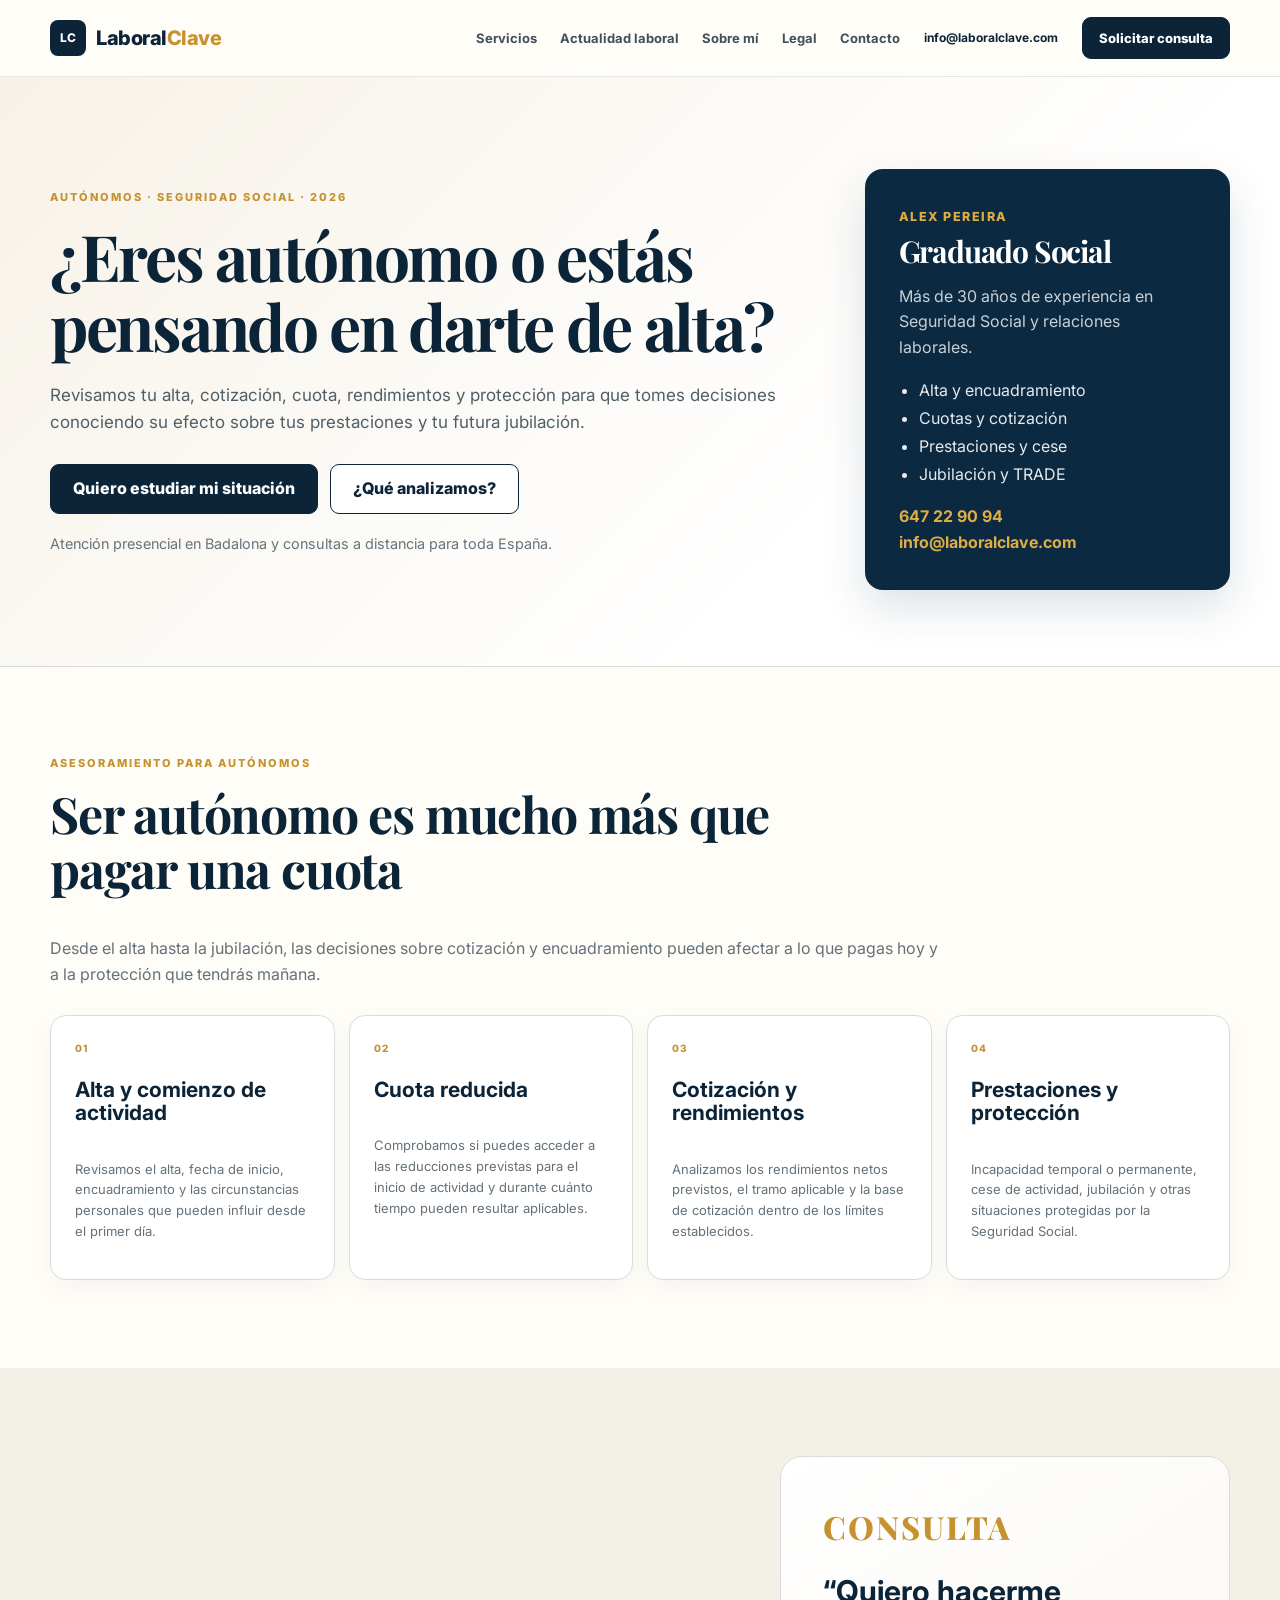
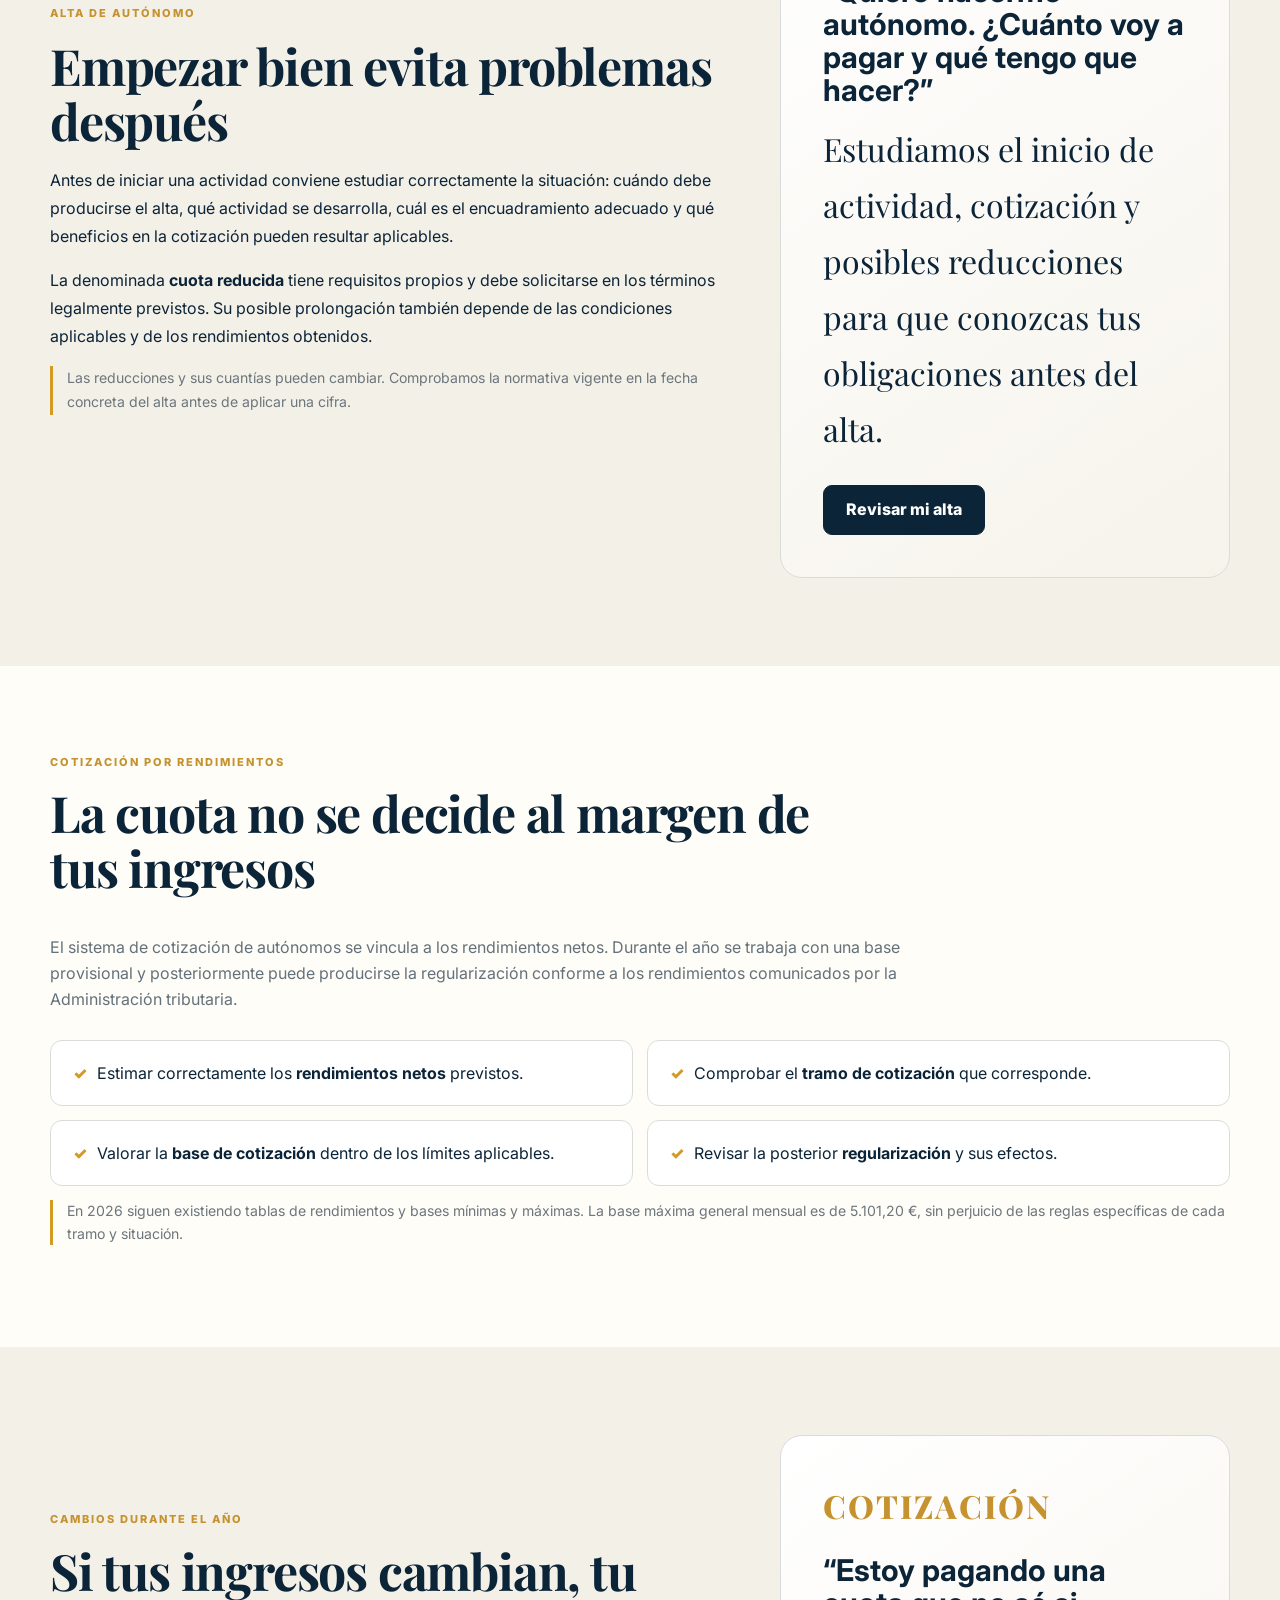
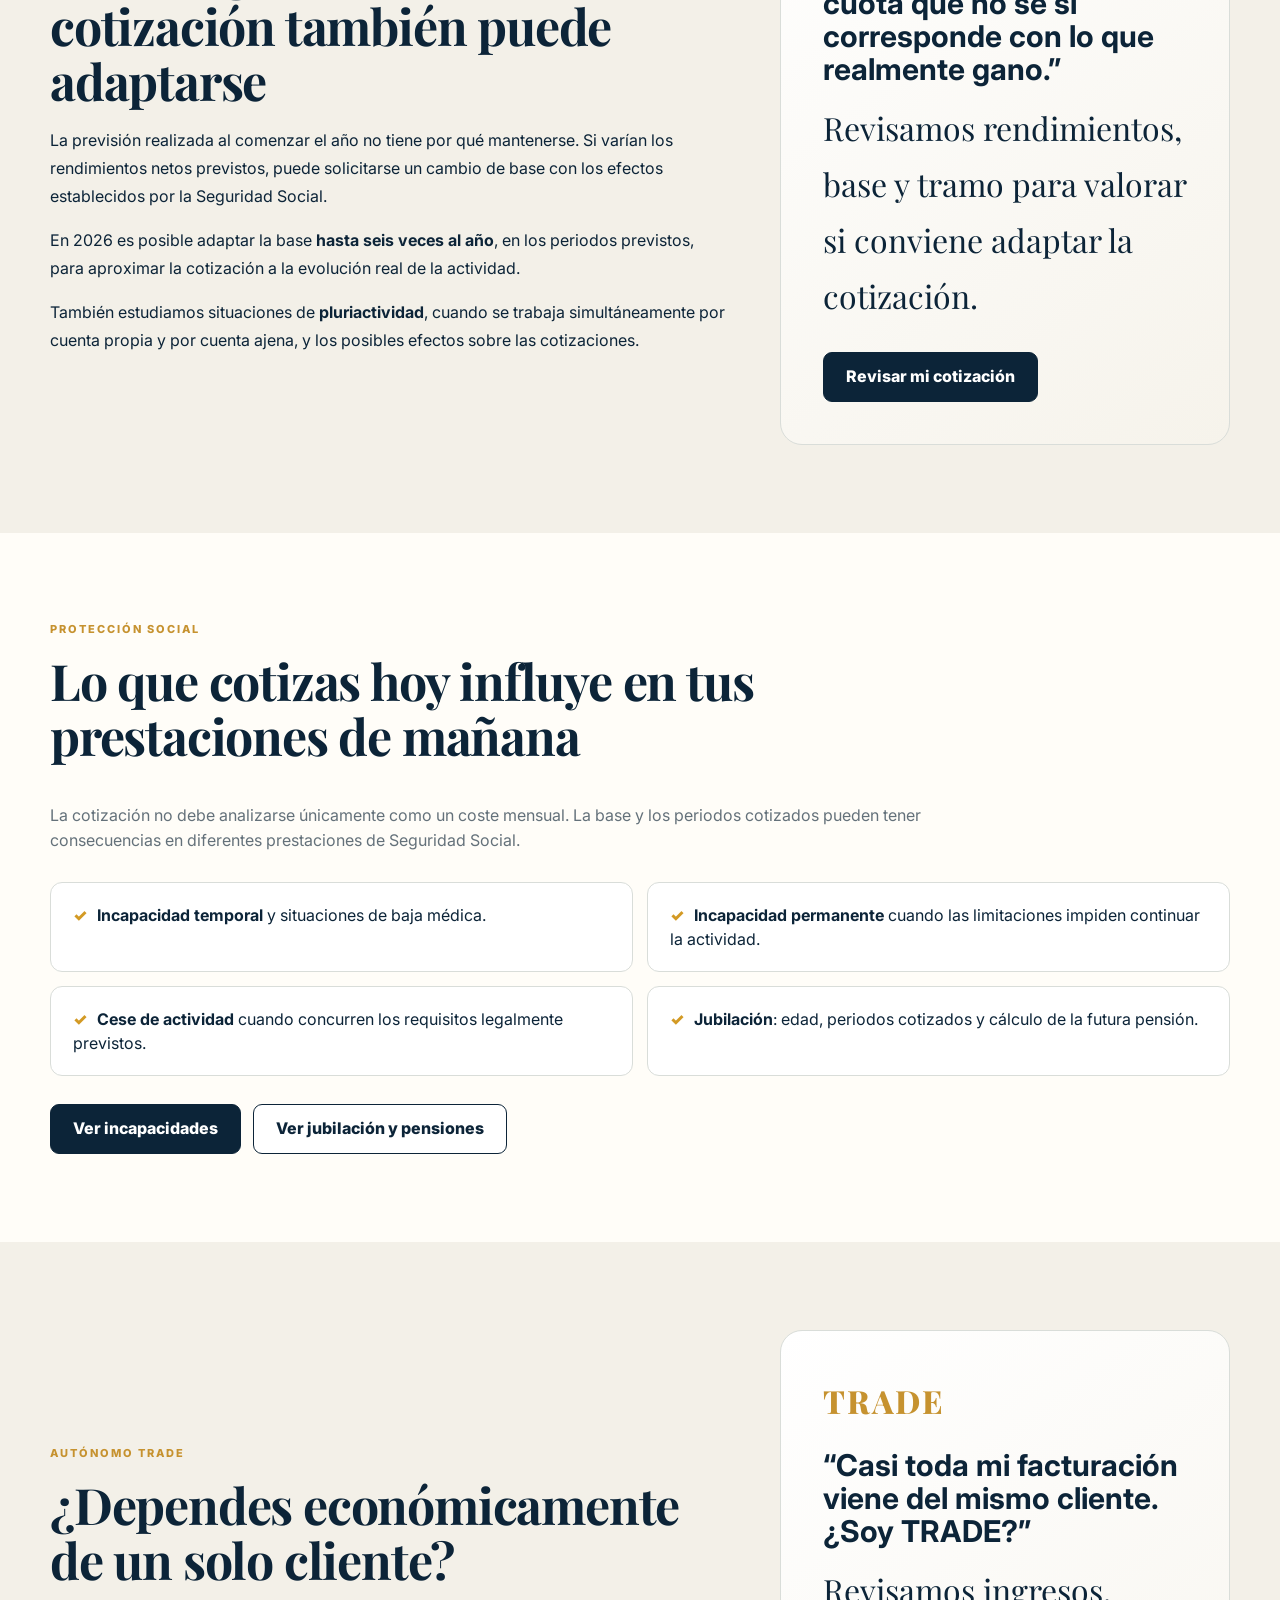
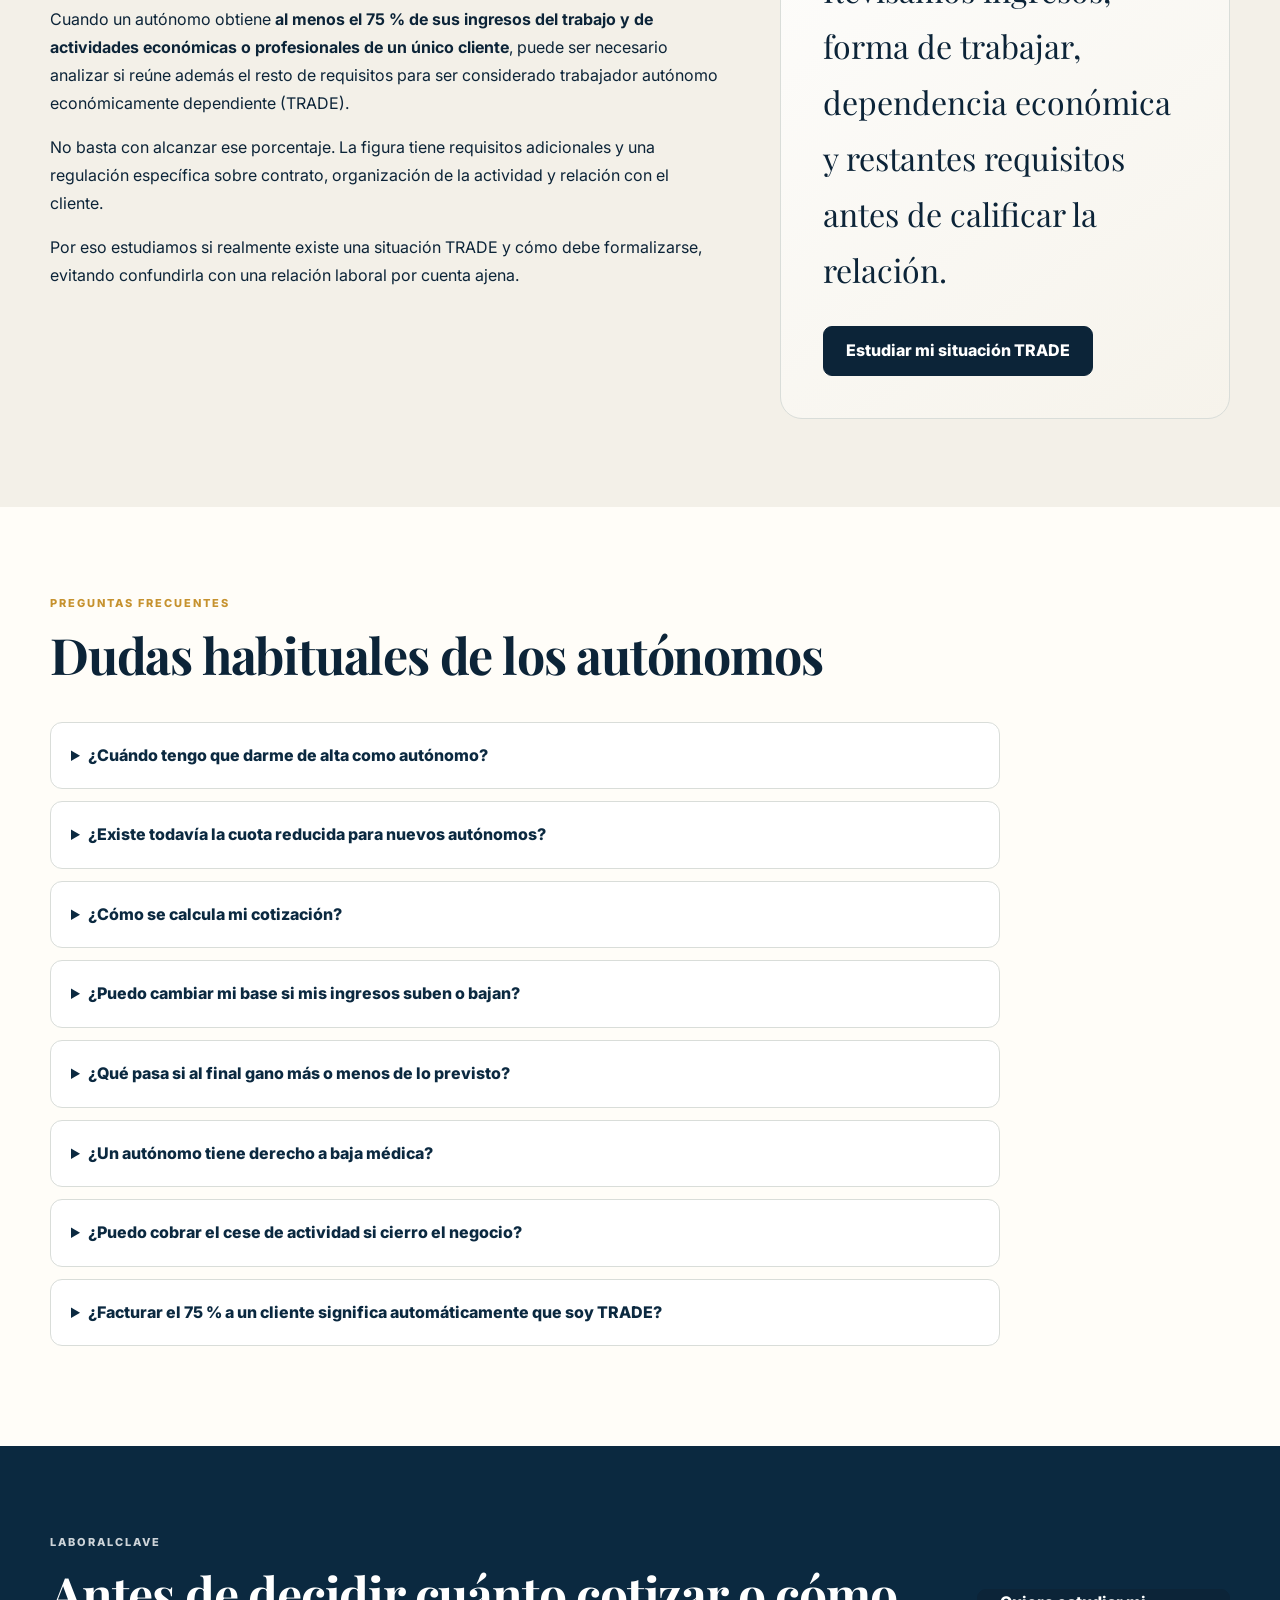
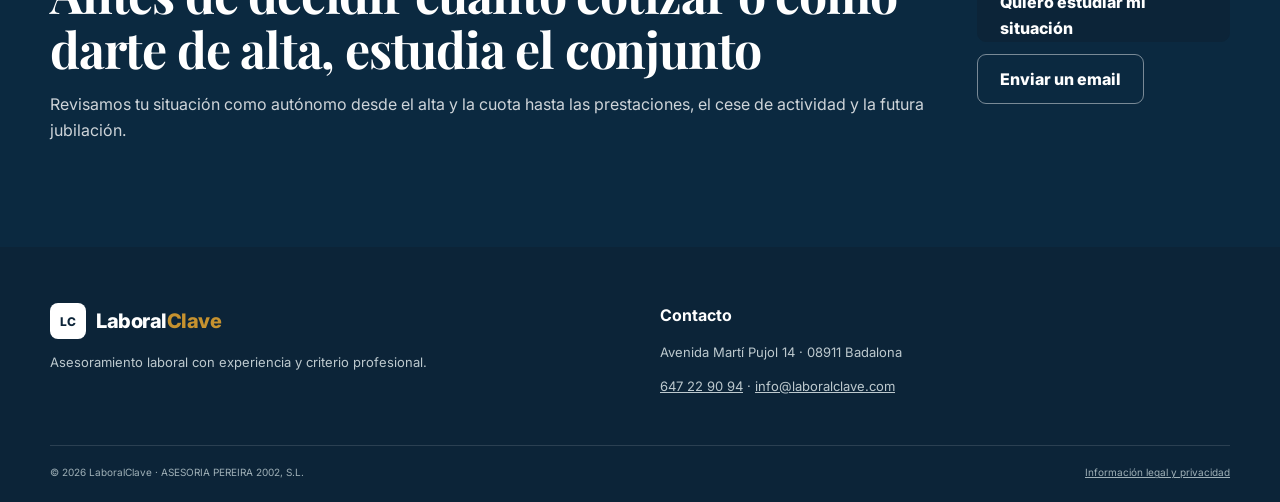
<file: autonomos/index.html>
<!doctype html>
<html lang="es">
<head>
  <meta charset="utf-8"><meta name="viewport" content="width=device-width, initial-scale=1">
  <title>Autónomos 2026: Alta, Cuota, Cotización y Seguridad Social | LaboralClave</title>
  <meta name="description" content="Asesoramiento para autónomos: alta, cuota reducida, cotización por rendimientos, bases, regularización, prestaciones, cese de actividad, jubilación y autónomo TRADE.">
  <meta name="robots" content="index, follow, max-image-preview:large"><link rel="canonical" href="https://www.laboralclave.com/autonomos/">
  <meta property="og:type" content="website"><meta property="og:locale" content="es_ES"><meta property="og:site_name" content="LaboralClave"><meta property="og:title" content="Autónomos 2026: Alta, Cuota, Cotización y Seguridad Social | LaboralClave"><meta property="og:description" content="Revisamos tu alta, cotización, cuota, rendimientos, prestaciones y protección como autónomo."><meta property="og:url" content="https://www.laboralclave.com/autonomos/"><meta name="twitter:card" content="summary_large_image">
  <link rel="preconnect" href="https://fonts.googleapis.com"><link rel="preconnect" href="https://fonts.gstatic.com" crossorigin><link href="https://fonts.googleapis.com/css2?family=Inter:wght@400;500;600;700;800&family=Playfair+Display:wght@700&display=swap" rel="stylesheet"><link rel="stylesheet" href="../styles.css">
  <script type="application/ld+json">{"@context":"https://schema.org","@type":"Service","name":"Asesoramiento laboral y de Seguridad Social para autónomos","provider":{"@type":"Organization","name":"LaboralClave","url":"https://www.laboralclave.com/"},"areaServed":"ES","url":"https://www.laboralclave.com/autonomos/","description":"Asesoramiento para trabajadores autónomos sobre alta, cotización, cuotas, regularización, prestaciones, cese de actividad, jubilación y TRADE."}</script>
</head>
<body>
<header class="site-header"><div class="wrap nav"><a class="brand" href="../" aria-label="LaboralClave, inicio"><span class="brand-mark">LC</span><span>Laboral<span>Clave</span></span></a><button class="menu-toggle" aria-expanded="false" aria-controls="main-nav">Menú</button><nav id="main-nav" class="main-nav" aria-label="Navegación principal"><a href="../#servicios">Servicios</a><a href="../#actualidad">Actualidad laboral</a><a href="../#sobre-mi">Sobre mí</a><a href="../#cumplimiento">Legal</a><a href="../#contacto">Contacto</a></nav><a class="header-email" href="mailto:info@laboralclave.com">info@laboralclave.com</a><a class="btn btn-small desktop-cta" href="../#contacto">Solicitar consulta</a></div></header>
<main>
<section class="service-hero"><div class="wrap service-hero-grid"><div><p class="eyebrow">Autónomos · Seguridad Social · 2026</p><h1>¿Eres autónomo o estás pensando en darte de alta?</h1><p class="hero-lead">Revisamos tu alta, cotización, cuota, rendimientos y protección para que tomes decisiones conociendo su efecto sobre tus prestaciones y tu futura jubilación.</p><div class="hero-actions"><a class="btn" href="../#contacto">Quiero estudiar mi situación</a><a class="btn btn-secondary" href="#analizamos">¿Qué analizamos?</a></div><p class="service-note">Atención presencial en Badalona y consultas a distancia para toda España.</p></div><aside class="service-summary"><span class="service-kicker">Alex Pereira</span><h2>Graduado Social</h2><p>Más de 30 años de experiencia en Seguridad Social y relaciones laborales.</p><ul><li>Alta y encuadramiento</li><li>Cuotas y cotización</li><li>Prestaciones y cese</li><li>Jubilación y TRADE</li></ul><a href="tel:+34647229094">647 22 90 94</a><br><a href="mailto:info@laboralclave.com">info@laboralclave.com</a></aside></div></section>

<section class="section" id="analizamos"><div class="wrap"><div class="section-heading"><p class="eyebrow">Asesoramiento para autónomos</p><h2>Ser autónomo es mucho más que pagar una cuota</h2></div><p class="section-text service-intro">Desde el alta hasta la jubilación, las decisiones sobre cotización y encuadramiento pueden afectar a lo que pagas hoy y a la protección que tendrás mañana.</p><div class="cards service-cards"><article class="card"><span class="card-no">01</span><h3>Alta y comienzo de actividad</h3><p>Revisamos el alta, fecha de inicio, encuadramiento y las circunstancias personales que pueden influir desde el primer día.</p></article><article class="card"><span class="card-no">02</span><h3>Cuota reducida</h3><p>Comprobamos si puedes acceder a las reducciones previstas para el inicio de actividad y durante cuánto tiempo pueden resultar aplicables.</p></article><article class="card"><span class="card-no">03</span><h3>Cotización y rendimientos</h3><p>Analizamos los rendimientos netos previstos, el tramo aplicable y la base de cotización dentro de los límites establecidos.</p></article><article class="card"><span class="card-no">04</span><h3>Prestaciones y protección</h3><p>Incapacidad temporal o permanente, cese de actividad, jubilación y otras situaciones protegidas por la Seguridad Social.</p></article></div></div></section>

<section class="section section-soft"><div class="wrap service-two-col"><div><p class="eyebrow">Alta de autónomo</p><h2>Empezar bien evita problemas después</h2><p>Antes de iniciar una actividad conviene estudiar correctamente la situación: cuándo debe producirse el alta, qué actividad se desarrolla, cuál es el encuadramiento adecuado y qué beneficios en la cotización pueden resultar aplicables.</p><p>La denominada <strong>cuota reducida</strong> tiene requisitos propios y debe solicitarse en los términos legalmente previstos. Su posible prolongación también depende de las condiciones aplicables y de los rendimientos obtenidos.</p><p class="service-disclaimer">Las reducciones y sus cuantías pueden cambiar. Comprobamos la normativa vigente en la fecha concreta del alta antes de aplicar una cifra.</p></div><div class="quote-card service-cta-card"><p class="eyebrow">Consulta</p><h3>“Quiero hacerme autónomo. ¿Cuánto voy a pagar y qué tengo que hacer?”</h3><p>Estudiamos el inicio de actividad, cotización y posibles reducciones para que conozcas tus obligaciones antes del alta.</p><a class="btn" href="../#contacto">Revisar mi alta</a></div></div></section>

<section class="section"><div class="wrap"><div class="section-heading"><p class="eyebrow">Cotización por rendimientos</p><h2>La cuota no se decide al margen de tus ingresos</h2></div><p class="section-text service-intro">El sistema de cotización de autónomos se vincula a los rendimientos netos. Durante el año se trabaja con una base provisional y posteriormente puede producirse la regularización conforme a los rendimientos comunicados por la Administración tributaria.</p><div class="service-check-grid"><div>Estimar correctamente los <strong>rendimientos netos</strong> previstos.</div><div>Comprobar el <strong>tramo de cotización</strong> que corresponde.</div><div>Valorar la <strong>base de cotización</strong> dentro de los límites aplicables.</div><div>Revisar la posterior <strong>regularización</strong> y sus efectos.</div></div><p class="service-disclaimer">En 2026 siguen existiendo tablas de rendimientos y bases mínimas y máximas. La base máxima general mensual es de 5.101,20 €, sin perjuicio de las reglas específicas de cada tramo y situación.</p></div></section>

<section class="section section-soft"><div class="wrap service-two-col"><div><p class="eyebrow">Cambios durante el año</p><h2>Si tus ingresos cambian, tu cotización también puede adaptarse</h2><p>La previsión realizada al comenzar el año no tiene por qué mantenerse. Si varían los rendimientos netos previstos, puede solicitarse un cambio de base con los efectos establecidos por la Seguridad Social.</p><p>En 2026 es posible adaptar la base <strong>hasta seis veces al año</strong>, en los periodos previstos, para aproximar la cotización a la evolución real de la actividad.</p><p>También estudiamos situaciones de <strong>pluriactividad</strong>, cuando se trabaja simultáneamente por cuenta propia y por cuenta ajena, y los posibles efectos sobre las cotizaciones.</p></div><div class="quote-card service-cta-card"><p class="eyebrow">Cotización</p><h3>“Estoy pagando una cuota que no sé si corresponde con lo que realmente gano.”</h3><p>Revisamos rendimientos, base y tramo para valorar si conviene adaptar la cotización.</p><a class="btn" href="../#contacto">Revisar mi cotización</a></div></div></section>

<section class="section"><div class="wrap"><div class="section-heading"><p class="eyebrow">Protección social</p><h2>Lo que cotizas hoy influye en tus prestaciones de mañana</h2></div><p class="section-text service-intro">La cotización no debe analizarse únicamente como un coste mensual. La base y los periodos cotizados pueden tener consecuencias en diferentes prestaciones de Seguridad Social.</p><div class="service-check-grid"><div><strong>Incapacidad temporal</strong> y situaciones de baja médica.</div><div><strong>Incapacidad permanente</strong> cuando las limitaciones impiden continuar la actividad.</div><div><strong>Cese de actividad</strong> cuando concurren los requisitos legalmente previstos.</div><div><strong>Jubilación</strong>: edad, periodos cotizados y cálculo de la futura pensión.</div></div><div class="hero-actions" style="margin-top:28px"><a class="btn" href="../incapacidades/">Ver incapacidades</a><a class="btn btn-secondary" href="../jubilacion-pensiones/">Ver jubilación y pensiones</a></div></div></section>

<section class="section section-soft"><div class="wrap service-two-col"><div><p class="eyebrow">Autónomo TRADE</p><h2>¿Dependes económicamente de un solo cliente?</h2><p>Cuando un autónomo obtiene <strong>al menos el 75 % de sus ingresos del trabajo y de actividades económicas o profesionales de un único cliente</strong>, puede ser necesario analizar si reúne además el resto de requisitos para ser considerado trabajador autónomo económicamente dependiente (TRADE).</p><p>No basta con alcanzar ese porcentaje. La figura tiene requisitos adicionales y una regulación específica sobre contrato, organización de la actividad y relación con el cliente.</p><p>Por eso estudiamos si realmente existe una situación TRADE y cómo debe formalizarse, evitando confundirla con una relación laboral por cuenta ajena.</p></div><div class="quote-card service-cta-card"><p class="eyebrow">TRADE</p><h3>“Casi toda mi facturación viene del mismo cliente. ¿Soy TRADE?”</h3><p>Revisamos ingresos, forma de trabajar, dependencia económica y restantes requisitos antes de calificar la relación.</p><a class="btn" href="../#contacto">Estudiar mi situación TRADE</a></div></div></section>

<section class="section"><div class="wrap"><div class="section-heading"><p class="eyebrow">Preguntas frecuentes</p><h2>Dudas habituales de los autónomos</h2></div><div class="faq-list">
<details><summary>¿Cuándo tengo que darme de alta como autónomo?</summary><p>Depende de la actividad y de las circunstancias concretas. Conviene revisar la fecha de inicio y el encuadramiento antes de comenzar para evitar altas incorrectas o fuera de plazo.</p></details>
<details><summary>¿Existe todavía la cuota reducida para nuevos autónomos?</summary><p>La Ley del Estatuto del Trabajo Autónomo mantiene una cuota reducida para determinados inicios de actividad, sujeta a requisitos. La cuantía y condiciones aplicables deben comprobarse conforme a la normativa vigente en la fecha del alta.</p></details>
<details><summary>¿Cómo se calcula mi cotización?</summary><p>Con carácter general, la cotización se relaciona con los rendimientos netos de la actividad y con las tablas de bases aplicables. La base provisional puede ser objeto de regularización posterior.</p></details>
<details><summary>¿Puedo cambiar mi base si mis ingresos suben o bajan?</summary><p>Sí. El sistema permite solicitar cambios durante el año para adaptar la base a la previsión de rendimientos, dentro de los plazos y límites establecidos.</p></details>
<details><summary>¿Qué pasa si al final gano más o menos de lo previsto?</summary><p>La Seguridad Social puede regularizar la cotización a partir de los rendimientos comunicados por la Administración tributaria, con las reglas y excepciones aplicables a cada situación.</p></details>
<details><summary>¿Un autónomo tiene derecho a baja médica?</summary><p>Puede tener derecho a prestaciones por incapacidad temporal si reúne los requisitos exigidos. La cuantía y condiciones dependen de la contingencia y de su situación de cotización.</p></details>
<details><summary>¿Puedo cobrar el cese de actividad si cierro el negocio?</summary><p>No todo cierre genera automáticamente derecho a la prestación. Debe existir una situación legal de cese y cumplirse los requisitos de cotización y demás condiciones previstas.</p></details>
<details><summary>¿Facturar el 75 % a un cliente significa automáticamente que soy TRADE?</summary><p>No. El porcentaje de dependencia económica es un requisito relevante, pero deben cumplirse además los restantes requisitos legales de la figura del TRADE.</p></details>
</div></div></section>

<section class="section service-final"><div class="wrap service-final-inner"><div><p class="eyebrow">LaboralClave</p><h2>Antes de decidir cuánto cotizar o cómo darte de alta, estudia el conjunto</h2><p>Revisamos tu situación como autónomo desde el alta y la cuota hasta las prestaciones, el cese de actividad y la futura jubilación.</p></div><div class="hero-actions"><a class="btn" href="../#contacto">Quiero estudiar mi situación</a><a class="btn btn-secondary" href="mailto:info@laboralclave.com">Enviar un email</a></div></div></section>
</main>
<footer class="site-footer"><div class="wrap footer-grid"><div><a class="brand footer-brand" href="../"><span class="brand-mark">LC</span><span>Laboral<span>Clave</span></span></a><p>Asesoramiento laboral con experiencia y criterio profesional.</p></div><div><strong>Contacto</strong><p>Avenida Martí Pujol 14 · 08911 Badalona</p><p><a href="tel:+34647229094">647 22 90 94</a> · <a href="mailto:info@laboralclave.com">info@laboralclave.com</a></p></div></div><div class="wrap legal-line"><span>© 2026 LaboralClave · ASESORIA PEREIRA 2002, S.L.</span><a href="../#cumplimiento">Información legal y privacidad</a></div></footer><script src="../script.js"></script>
</body></html>
</file>
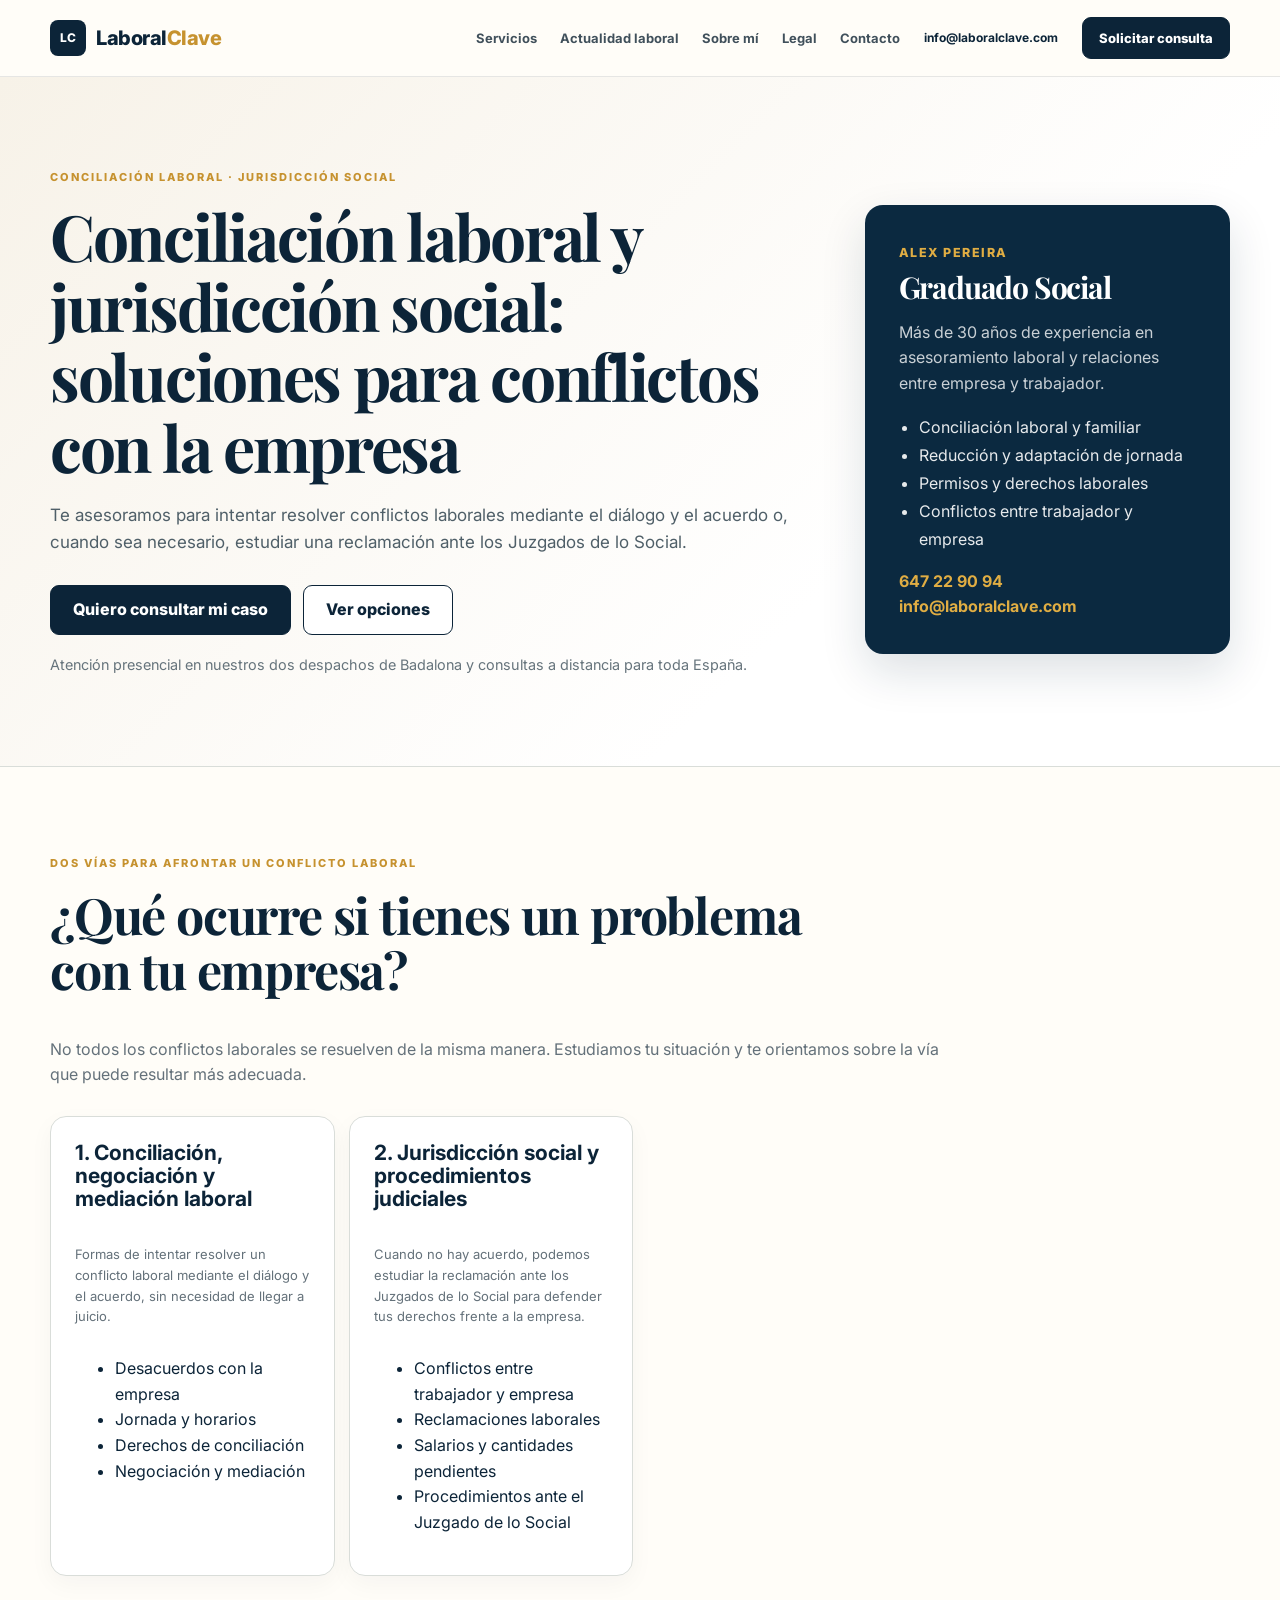
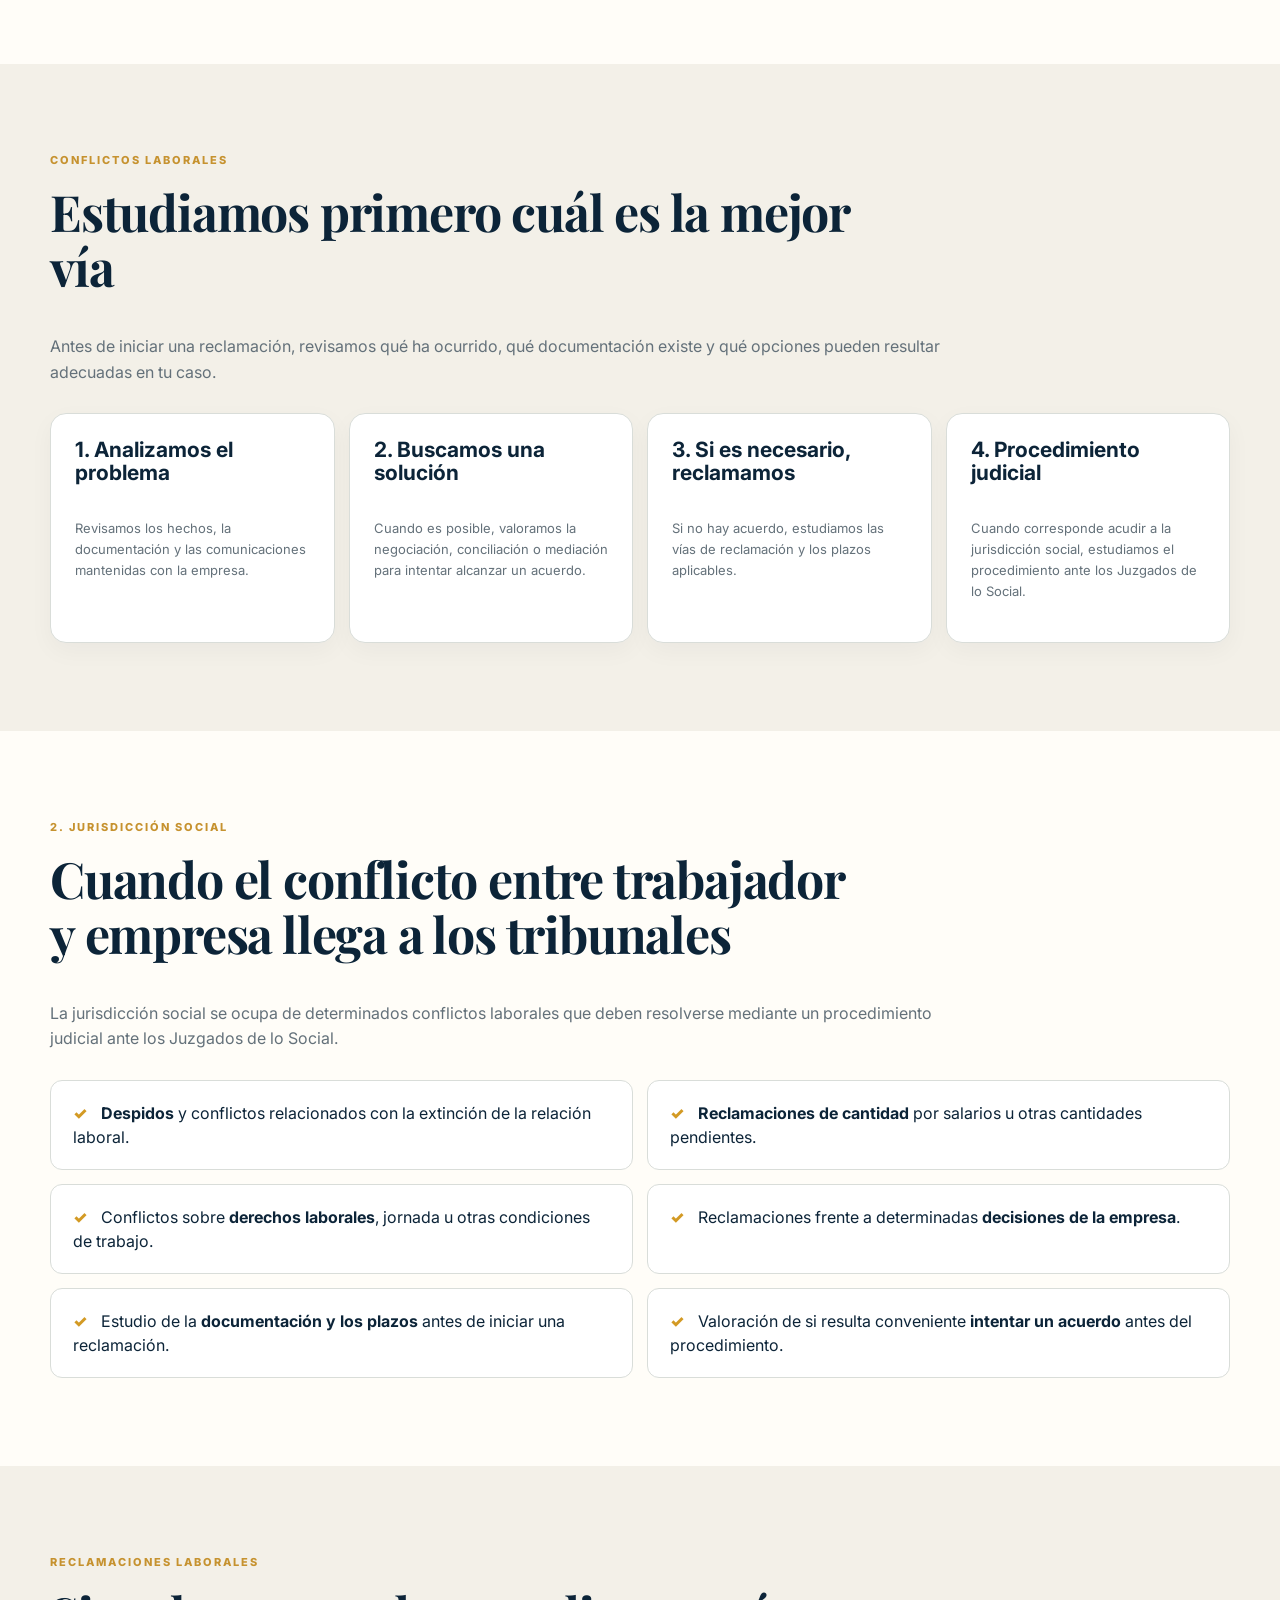
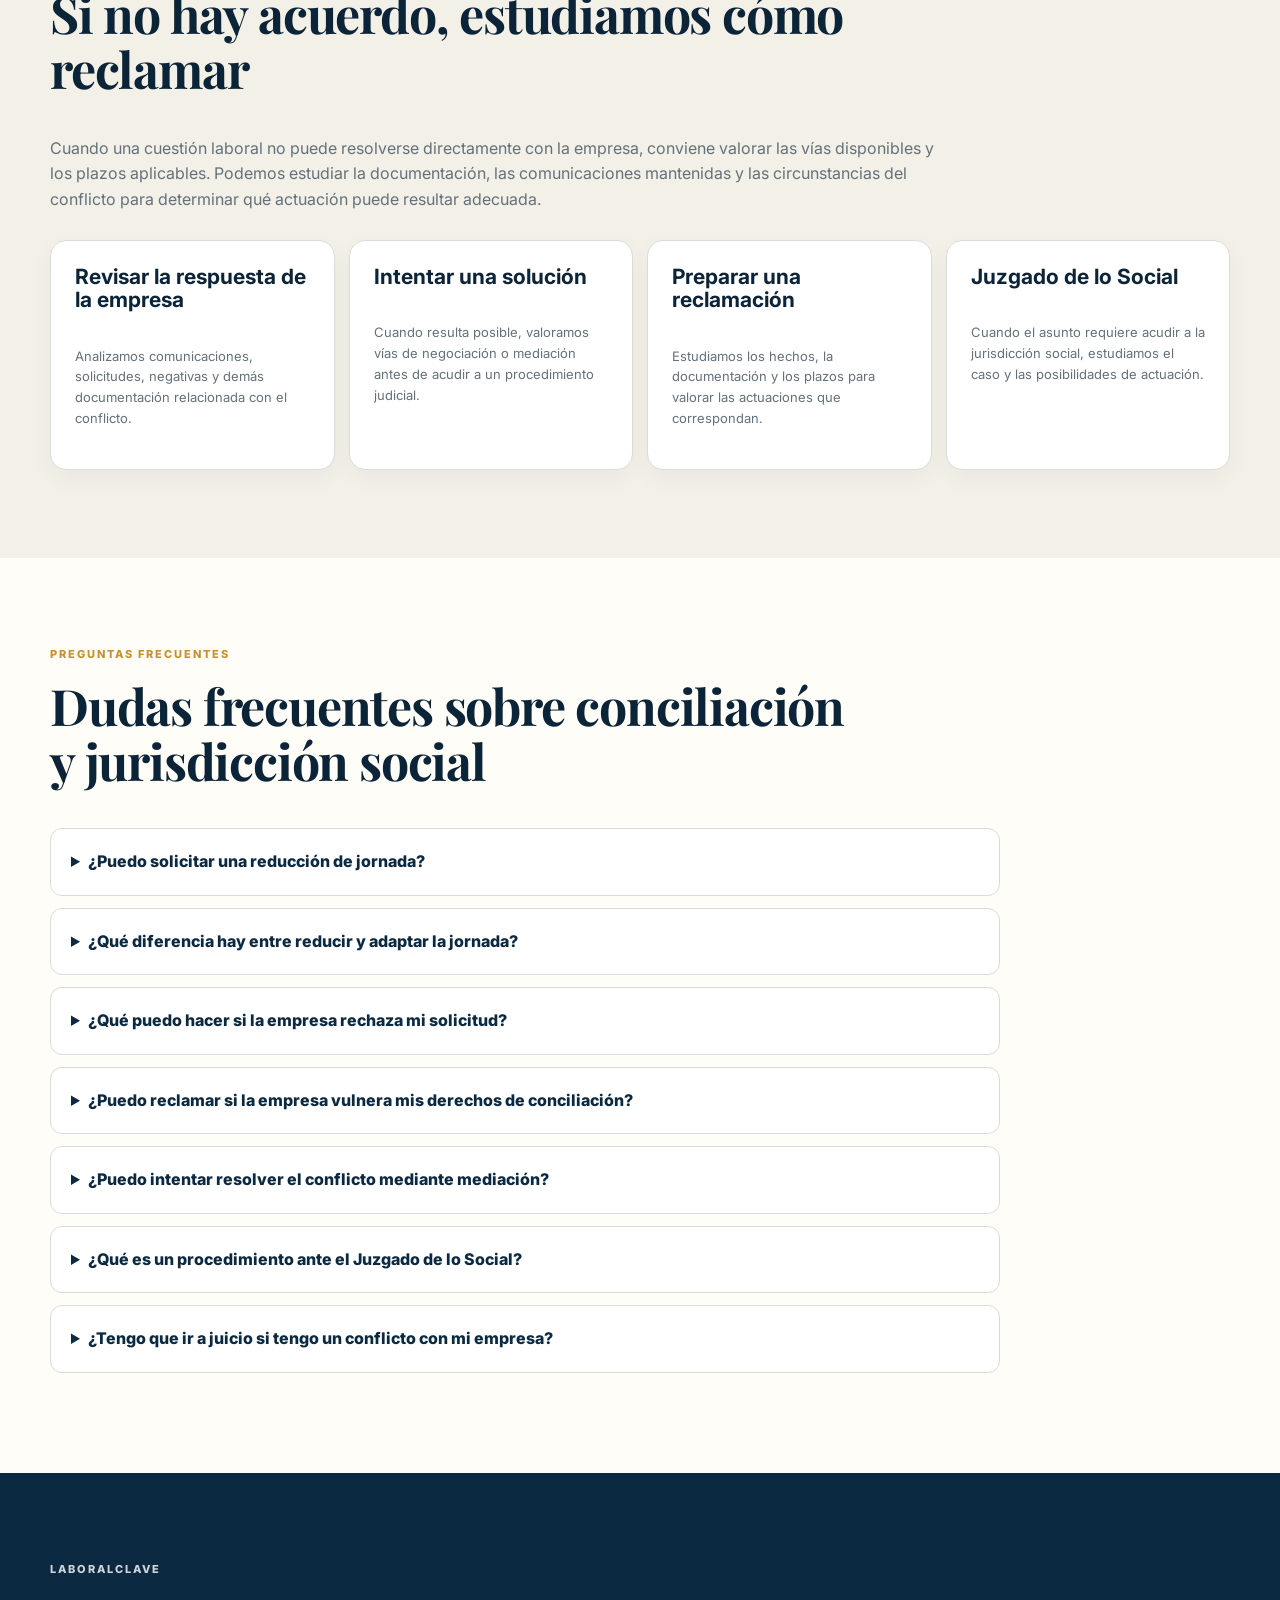
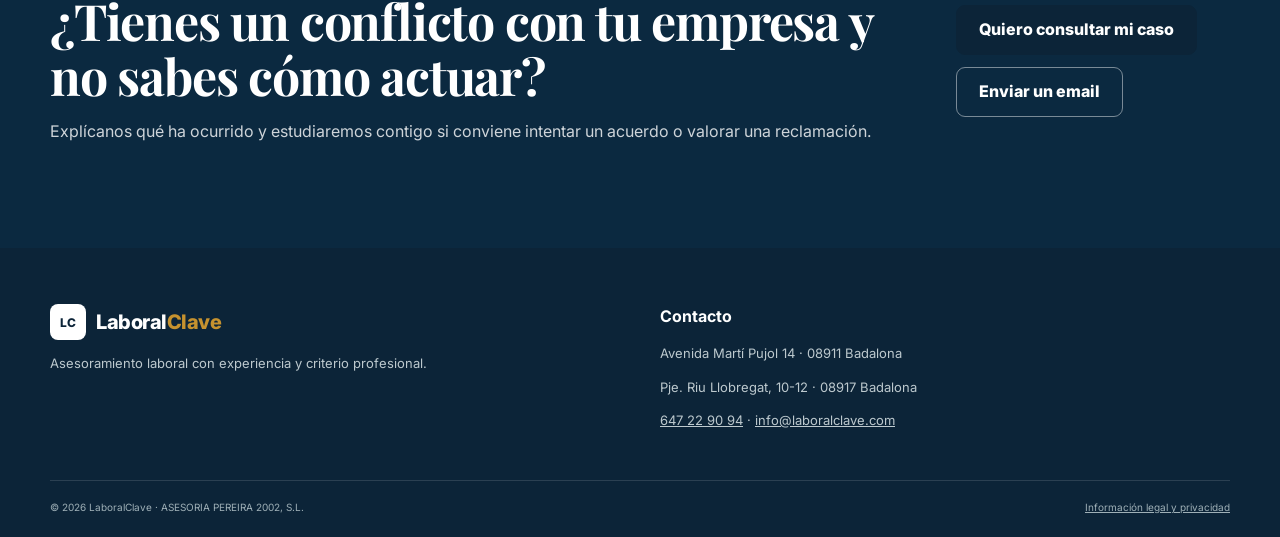
<file: conciliacion/index.html>
<!doctype html>
<html lang="es">
<head>
  <meta charset="utf-8">
  <meta name="viewport" content="width=device-width, initial-scale=1">

  <title>Conciliación Laboral y Jurisdicción Social | LaboralClave</title>

  <meta name="description" content="Asesoramiento en conciliación laboral y procedimientos ante los Juzgados de lo Social. Reducción y adaptación de jornada, permisos, reclamaciones y conflictos entre trabajadores y empresas.">

  <meta name="robots" content="index, follow, max-image-preview:large">

  <link rel="canonical" href="https://www.laboralclave.com/conciliacion/">

  <meta property="og:type" content="website">
  <meta property="og:locale" content="es_ES">
  <meta property="og:site_name" content="LaboralClave">
  <meta property="og:title" content="Conciliación Laboral y Jurisdicción Social | LaboralClave">
  <meta property="og:description" content="Asesoramiento sobre conciliación laboral, reducción y adaptación de jornada, permisos, reclamaciones y derechos de los trabajadores.">
  <meta property="og:url" content="https://www.laboralclave.com/conciliacion/">

  <meta name="twitter:card" content="summary_large_image">

  <link rel="preconnect" href="https://fonts.googleapis.com">
  <link rel="preconnect" href="https://fonts.gstatic.com" crossorigin>
  <link href="https://fonts.googleapis.com/css2?family=Inter:wght@400;500;600;700;800&family=Playfair+Display:wght@700&display=swap" rel="stylesheet">

  <link rel="stylesheet" href="../styles.css">

  <script type="application/ld+json">
  {
    "@context":"https://schema.org",
    "@type":"Service",
    "name":"Conciliación laboral y jurisdicción social",
    "provider":{
      "@type":"Organization",
      "name":"LaboralClave",
      "url":"https://www.laboralclave.com/"
    },
    "areaServed":"ES",
    "url":"https://www.laboralclave.com/conciliacion/",
    "description":"Asesoramiento profesional en conciliación laboral, negociación, mediación y procedimientos ante los Juzgados de lo Social."
  }
  </script>
</head>

<body>

<header class="site-header">
  <div class="wrap nav">
    <a class="brand" href="../" aria-label="LaboralClave, inicio">
      <span class="brand-mark">LC</span>
      <span>Laboral<span>Clave</span></span>
    </a>

    <button class="menu-toggle" aria-expanded="false" aria-controls="main-nav">Menú</button>

    <nav id="main-nav" class="main-nav" aria-label="Navegación principal">
      <a href="../#servicios">Servicios</a>
      <a href="../#actualidad">Actualidad laboral</a>
      <a href="../#sobre-mi">Sobre mí</a>
      <a href="../#cumplimiento">Legal</a>
      <a href="../#contacto">Contacto</a>
    </nav>

    <a class="header-email" href="mailto:info@laboralclave.com">info@laboralclave.com</a>

    <a class="btn btn-small desktop-cta" href="../#contacto">Solicitar consulta</a>
  </div>
</header>

<main>

<section class="service-hero">
  <div class="wrap service-hero-grid">

    <div>
      <p class="eyebrow">Conciliación laboral · Jurisdicción social</p>

      <h1>Conciliación laboral y jurisdicción social: soluciones para conflictos con la empresa</h1>

      <p class="hero-lead">
        Te asesoramos para intentar resolver conflictos laborales mediante el diálogo
        y el acuerdo o, cuando sea necesario, estudiar una reclamación ante los Juzgados de lo Social.
      </p>

      <div class="hero-actions">
        <a class="btn" href="../#contacto">Quiero consultar mi caso</a>
        <a class="btn btn-secondary" href="#conciliacion">Ver opciones</a>
      </div>

      <p class="service-note">
        Atención presencial en nuestros dos despachos de Badalona y consultas a distancia para toda España.
      </p>
    </div>

    <aside class="service-summary">
      <span class="service-kicker">Alex Pereira</span>

      <h2>Graduado Social</h2>

      <p>
        Más de 30 años de experiencia en asesoramiento laboral y relaciones entre empresa y trabajador.
      </p>

      <ul>
        <li>Conciliación laboral y familiar</li>
        <li>Reducción y adaptación de jornada</li>
        <li>Permisos y derechos laborales</li>
        <li>Conflictos entre trabajador y empresa</li>
      </ul>

      <a href="tel:+34647229094">647 22 90 94</a><br>
      <a href="mailto:info@laboralclave.com">info@laboralclave.com</a>
    </aside>

  </div>
</section>


<section class="section" id="conciliacion">
  <div class="wrap">

    <div class="section-heading">
      <p class="eyebrow">Dos vías para afrontar un conflicto laboral</p>
      <h2>¿Qué ocurre si tienes un problema con tu empresa?</h2>
    </div>

    <p class="section-text service-intro">
      No todos los conflictos laborales se resuelven de la misma manera. Estudiamos tu situación
      y te orientamos sobre la vía que puede resultar más adecuada.
    </p>

    <div class="cards service-cards">

      <article class="card">
        <h3>1. Conciliación, negociación y mediación laboral</h3>
        <p>
          Formas de intentar resolver un conflicto laboral mediante el diálogo y el acuerdo,
          sin necesidad de llegar a juicio.
        </p>
        <ul>
          <li>Desacuerdos con la empresa</li>
          <li>Jornada y horarios</li>
          <li>Derechos de conciliación</li>
          <li>Negociación y mediación</li>
        </ul>
      </article>

      <article class="card">
        <h3>2. Jurisdicción social y procedimientos judiciales</h3>
        <p>
          Cuando no hay acuerdo, podemos estudiar la reclamación ante los Juzgados de lo Social
          para defender tus derechos frente a la empresa.
        </p>
        <ul>
          <li>Conflictos entre trabajador y empresa</li>
          <li>Reclamaciones laborales</li>
          <li>Salarios y cantidades pendientes</li>
          <li>Procedimientos ante el Juzgado de lo Social</li>
        </ul>
      </article>

    </div>
  </div>
</section>


<section class="section section-soft">
  <div class="wrap">

    <div class="section-heading">
      <p class="eyebrow">Conflictos laborales</p>
      <h2>Estudiamos primero cuál es la mejor vía</h2>
    </div>

    <p class="section-text service-intro">
      Antes de iniciar una reclamación, revisamos qué ha ocurrido, qué documentación existe
      y qué opciones pueden resultar adecuadas en tu caso.
    </p>

    <div class="cards service-cards">

      <article class="card">
        <h3>1. Analizamos el problema</h3>
        <p>Revisamos los hechos, la documentación y las comunicaciones mantenidas con la empresa.</p>
      </article>

      <article class="card">
        <h3>2. Buscamos una solución</h3>
        <p>Cuando es posible, valoramos la negociación, conciliación o mediación para intentar alcanzar un acuerdo.</p>
      </article>

      <article class="card">
        <h3>3. Si es necesario, reclamamos</h3>
        <p>Si no hay acuerdo, estudiamos las vías de reclamación y los plazos aplicables.</p>
      </article>

      <article class="card">
        <h3>4. Procedimiento judicial</h3>
        <p>Cuando corresponde acudir a la jurisdicción social, estudiamos el procedimiento ante los Juzgados de lo Social.</p>
      </article>

    </div>

  </div>
</section>


<section class="section">
  <div class="wrap">

    <div class="section-heading">
      <p class="eyebrow">2. Jurisdicción social</p>
      <h2>Cuando el conflicto entre trabajador y empresa llega a los tribunales</h2>
    </div>

    <p class="section-text service-intro">
      La jurisdicción social se ocupa de determinados conflictos laborales que deben resolverse
      mediante un procedimiento judicial ante los Juzgados de lo Social.
    </p>

    <div class="service-check-grid">

      <div>
        <strong>Despidos</strong> y conflictos relacionados con la extinción de la relación laboral.
      </div>

      <div>
        <strong>Reclamaciones de cantidad</strong> por salarios u otras cantidades pendientes.
      </div>

      <div>
        Conflictos sobre <strong>derechos laborales</strong>, jornada u otras condiciones de trabajo.
      </div>

      <div>
        Reclamaciones frente a determinadas <strong>decisiones de la empresa</strong>.
      </div>

      <div>
        Estudio de la <strong>documentación y los plazos</strong> antes de iniciar una reclamación.
      </div>

      <div>
        Valoración de si resulta conveniente <strong>intentar un acuerdo</strong> antes del procedimiento.
      </div>

    </div>

  </div>
</section>


<section class="section section-soft">
  <div class="wrap">

    <div class="section-heading">
      <p class="eyebrow">Reclamaciones laborales</p>

      <h2>Si no hay acuerdo, estudiamos cómo reclamar</h2>
    </div>

    <p class="section-text service-intro">
      Cuando una cuestión laboral no puede resolverse directamente con la empresa,
      conviene valorar las vías disponibles y los plazos aplicables.
      Podemos estudiar la documentación, las comunicaciones mantenidas y las circunstancias
      del conflicto para determinar qué actuación puede resultar adecuada.
    </p>

    <div class="cards service-cards">

      <article class="card">
        <h3>Revisar la respuesta de la empresa</h3>
        <p>
          Analizamos comunicaciones, solicitudes, negativas y demás documentación
          relacionada con el conflicto.
        </p>
      </article>

      <article class="card">
        <h3>Intentar una solución</h3>
        <p>
          Cuando resulta posible, valoramos vías de negociación o mediación
          antes de acudir a un procedimiento judicial.
        </p>
      </article>

      <article class="card">
        <h3>Preparar una reclamación</h3>
        <p>
          Estudiamos los hechos, la documentación y los plazos para valorar
          las actuaciones que correspondan.
        </p>
      </article>

      <article class="card">
        <h3>Juzgado de lo Social</h3>
        <p>
          Cuando el asunto requiere acudir a la jurisdicción social,
          estudiamos el caso y las posibilidades de actuación.
        </p>
      </article>

    </div>

  </div>
</section>


<section class="section">
  <div class="wrap">

    <div class="section-heading">
      <p class="eyebrow">Preguntas frecuentes</p>

      <h2>Dudas frecuentes sobre conciliación y jurisdicción social</h2>
    </div>

    <div class="faq-list">

      <details>
        <summary>¿Puedo solicitar una reducción de jornada?</summary>
        <p>
          La posibilidad depende de las circunstancias del trabajador,
          del motivo de la solicitud y de los requisitos establecidos legalmente.
          Conviene estudiar cada situación antes de presentar la solicitud.
        </p>
      </details>

      <details>
        <summary>¿Qué diferencia hay entre reducir y adaptar la jornada?</summary>
        <p>
          Son medidas diferentes. La reducción afecta a la duración de la jornada,
          mientras que la adaptación puede afectar a su distribución, horario
          u organización. La respuesta depende de las circunstancias concretas.
        </p>
      </details>

      <details>
        <summary>¿Qué puedo hacer si la empresa rechaza mi solicitud?</summary>
        <p>
          Conviene revisar la solicitud presentada, la respuesta de la empresa,
          las circunstancias familiares y laborales y los plazos aplicables
          para determinar qué opciones existen.
        </p>
      </details>

      <details>
        <summary>¿Puedo reclamar si la empresa vulnera mis derechos de conciliación?</summary>
        <p>
          Puede existir la posibilidad de reclamar, pero es necesario estudiar
          los hechos, la documentación y la medida concreta solicitada para
          determinar la vía adecuada.
        </p>
      </details>

      <details>
        <summary>¿Puedo intentar resolver el conflicto mediante mediación?</summary>
        <p>
          Dependiendo de las circunstancias, la negociación o la mediación pueden
          ser alternativas para intentar alcanzar una solución antes de acudir
          a un procedimiento judicial.
        </p>
      </details>

      <details>
        <summary>¿Qué es un procedimiento ante el Juzgado de lo Social?</summary>
        <p>
          Es un procedimiento judicial para resolver determinados conflictos laborales
          entre trabajadores y empresas.
        </p>
      </details>

      <details>
        <summary>¿Tengo que ir a juicio si tengo un conflicto con mi empresa?</summary>
        <p>
          No necesariamente. Primero conviene estudiar si el conflicto puede resolverse
          mediante negociación, conciliación o mediación. Si no es posible, se valorará
          la vía de reclamación que corresponda.
        </p>
      </details>

    </div>

  </div>
</section>


<section class="section service-final">
  <div class="wrap service-final-inner">

    <div>
      <p class="eyebrow">LaboralClave</p>

      <h2>¿Tienes un conflicto con tu empresa y no sabes cómo actuar?</h2>

      <p>
        Explícanos qué ha ocurrido y estudiaremos contigo si conviene intentar un acuerdo
        o valorar una reclamación.
      </p>
    </div>

    <div class="hero-actions">
      <a class="btn" href="../#contacto">Quiero consultar mi caso</a>
      <a class="btn btn-secondary" href="mailto:info@laboralclave.com">Enviar un email</a>
    </div>

  </div>
</section>

</main>


<footer class="site-footer">
  <div class="wrap footer-grid">

    <div>
      <a class="brand footer-brand" href="../">
        <span class="brand-mark">LC</span>
        <span>Laboral<span>Clave</span></span>
      </a>

      <p>Asesoramiento laboral con experiencia y criterio profesional.</p>
    </div>

    <div>
      <strong>Contacto</strong>
      <p>Avenida Martí Pujol 14 · 08911 Badalona</p>
<p>Pje. Riu Llobregat, 10-12 · 08917 Badalona</p>
      <p>
        <a href="tel:+34647229094">647 22 90 94</a> ·
        <a href="mailto:info@laboralclave.com">info@laboralclave.com</a>
      </p>
    </div>

  </div>

  <div class="wrap legal-line">
    <span>© 2026 LaboralClave · ASESORIA PEREIRA 2002, S.L.</span>
    <a href="../#cumplimiento">Información legal y privacidad</a>
  </div>
</footer>

<script src="../script.js"></script>

</body>
</html>
</file>
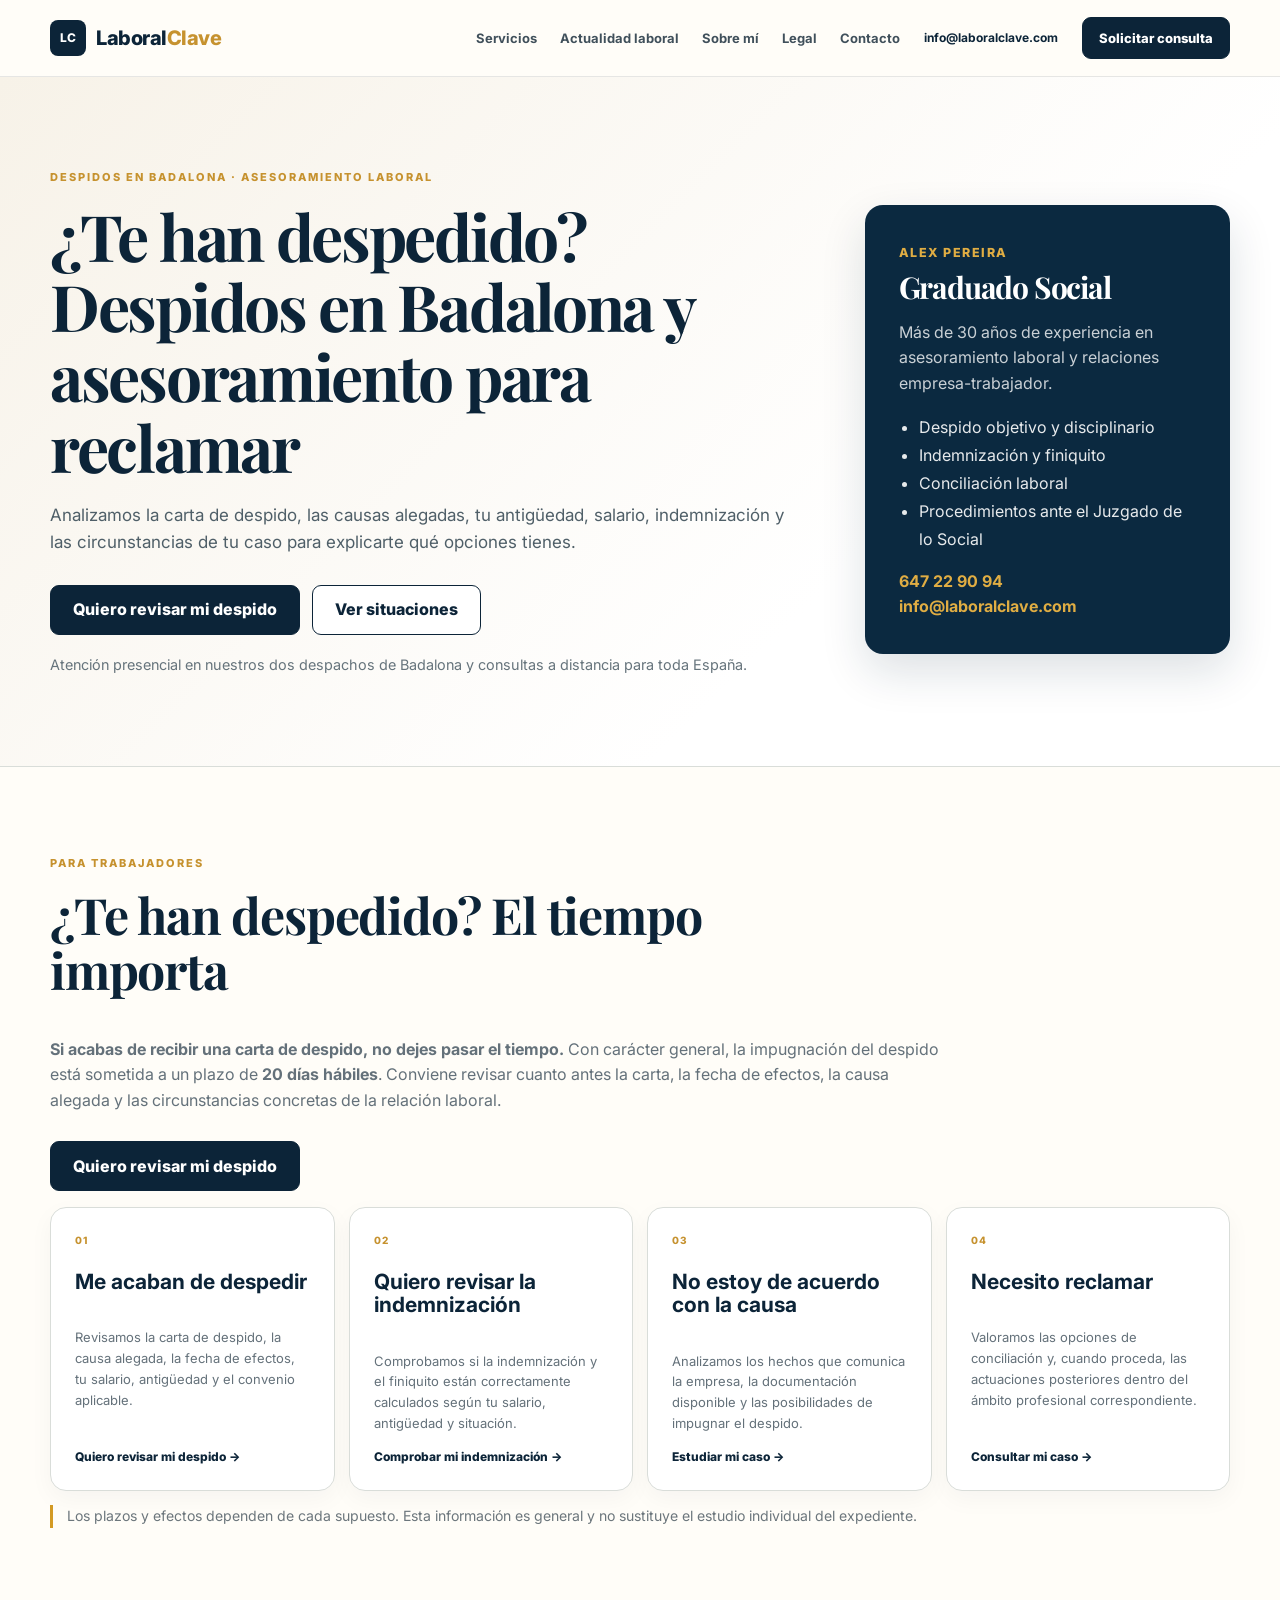
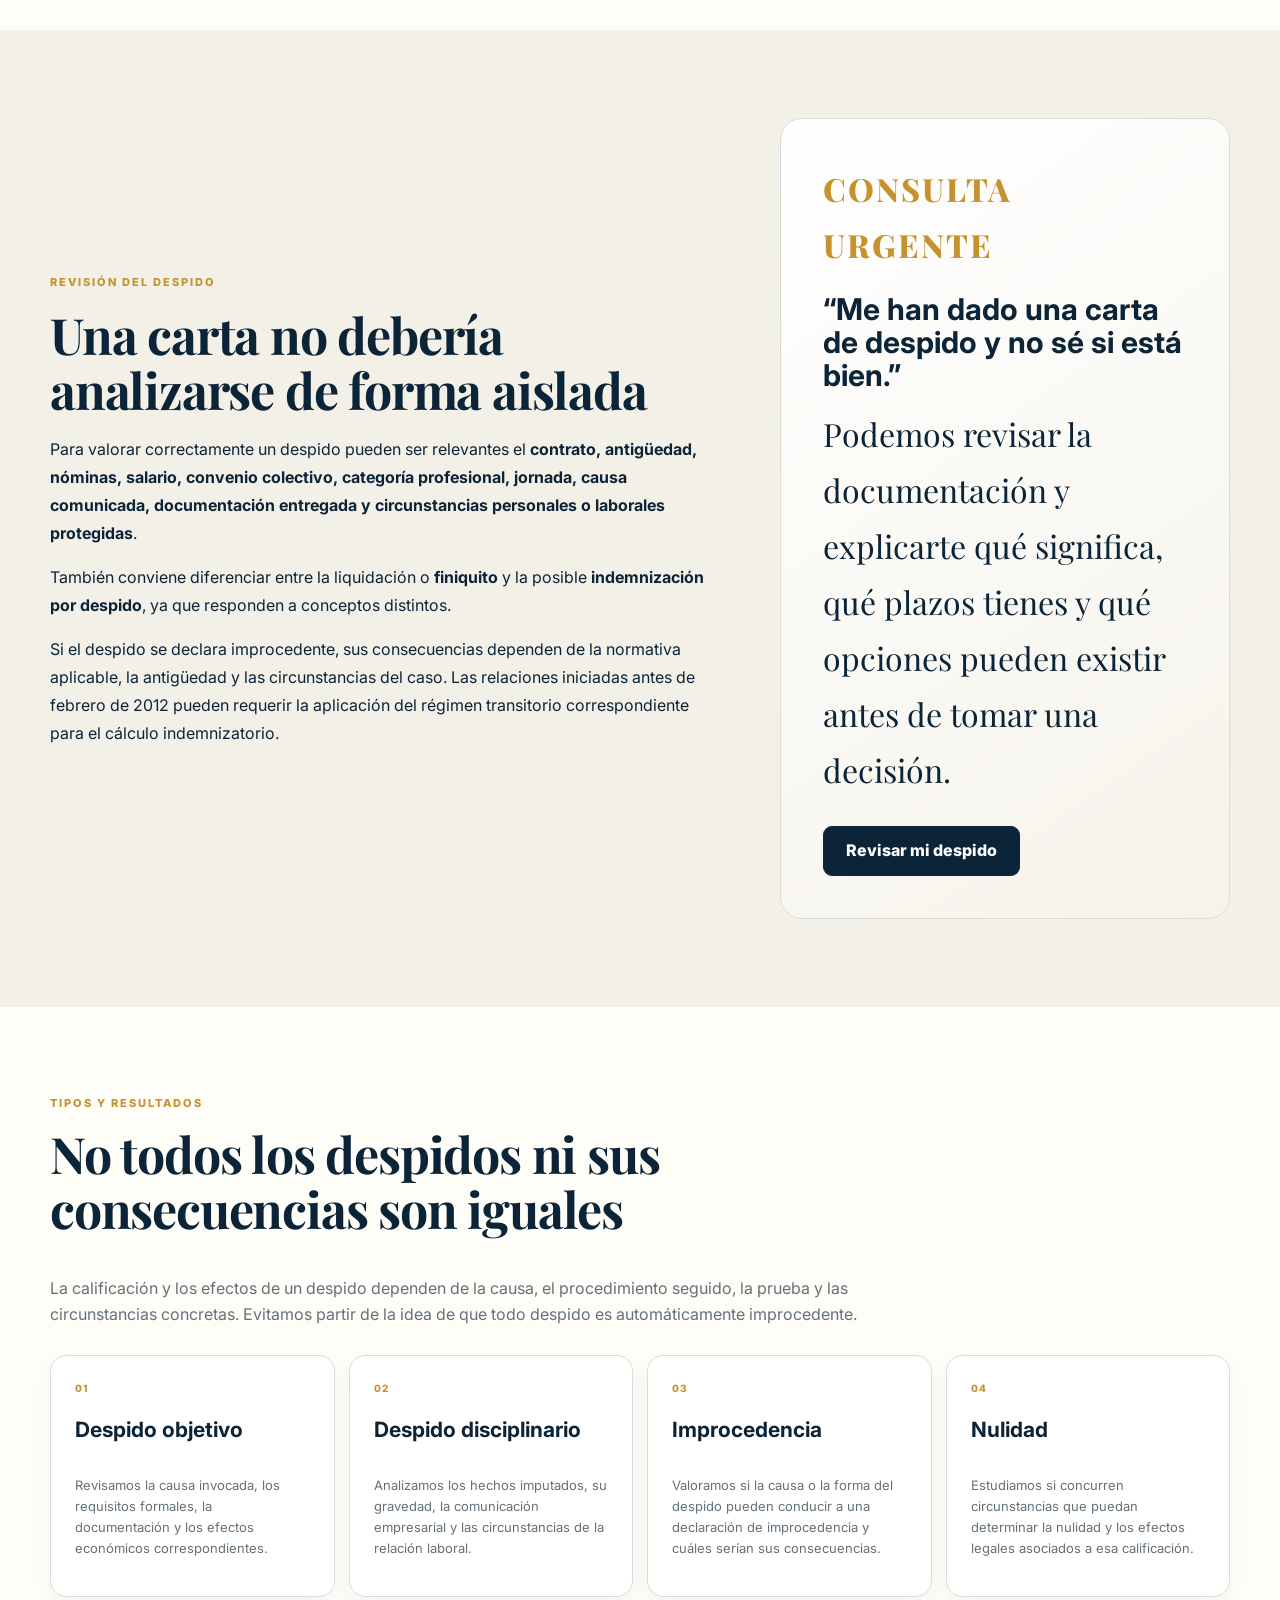
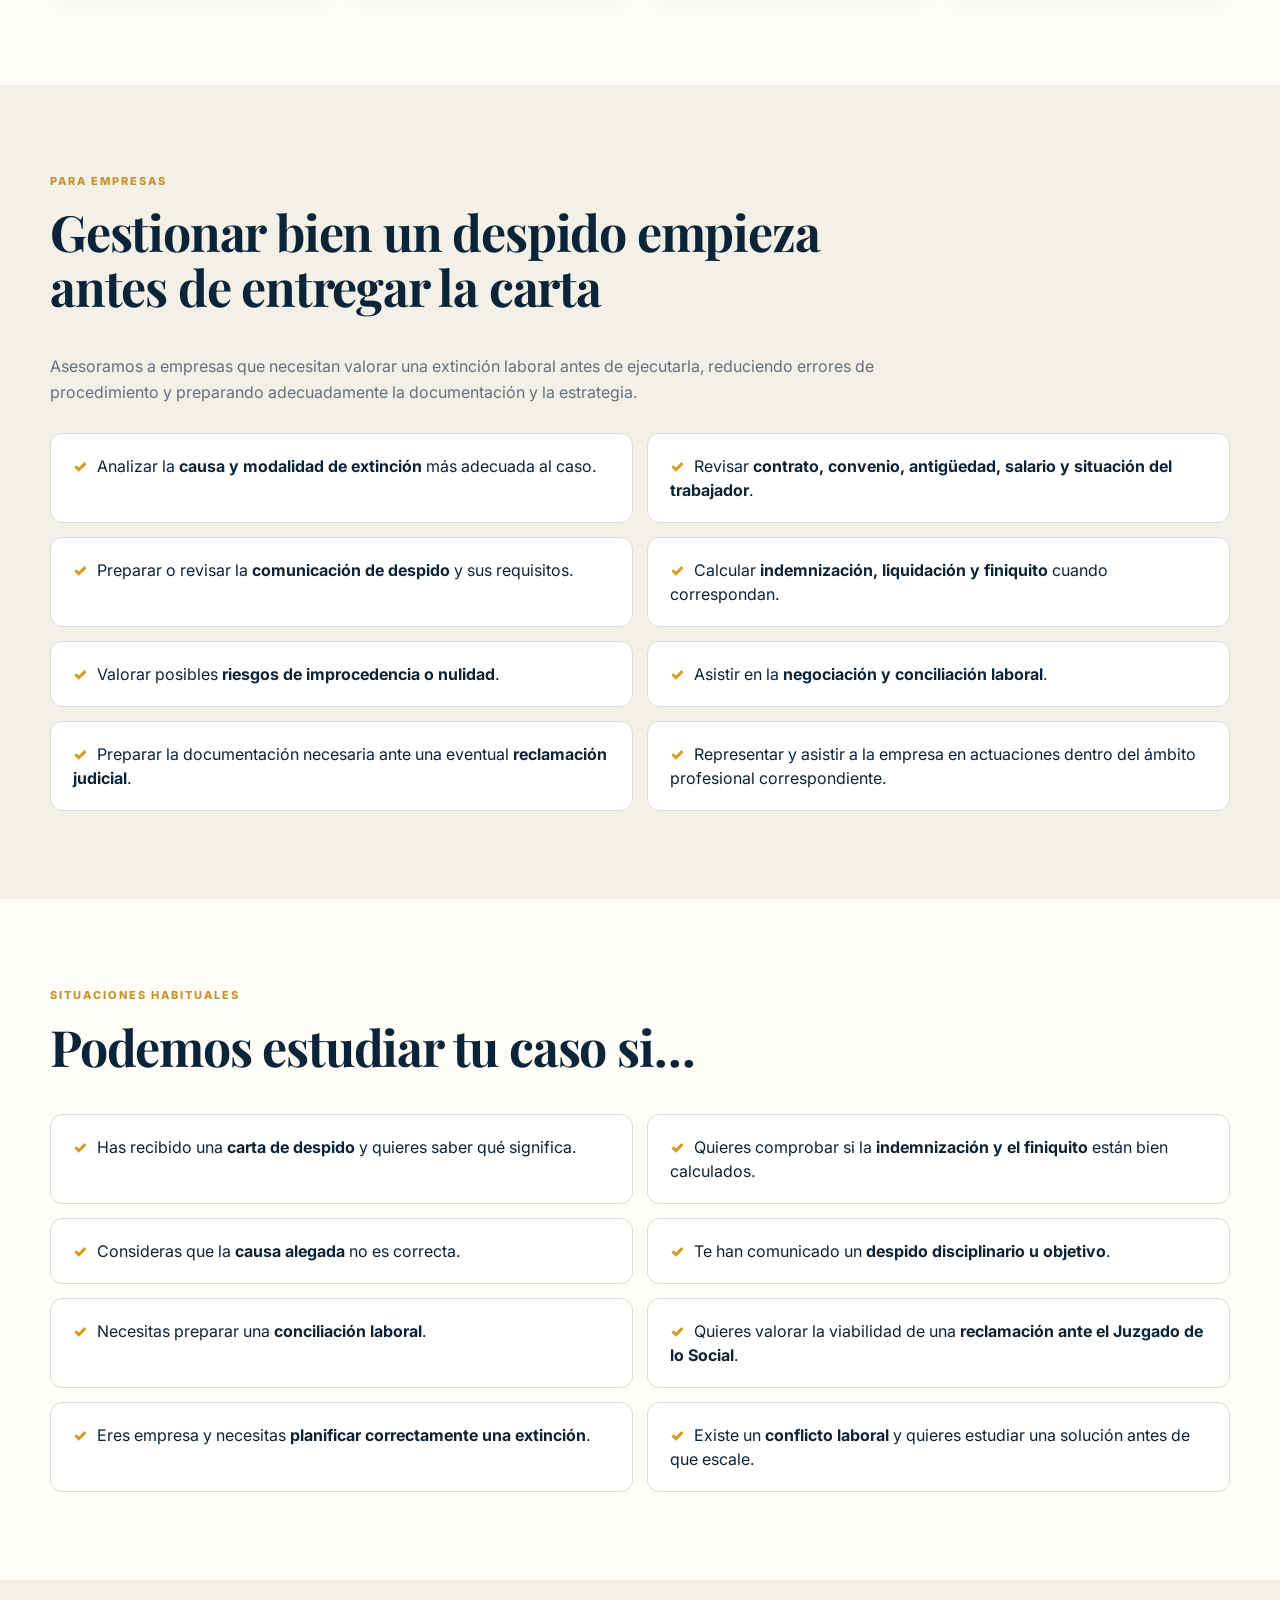
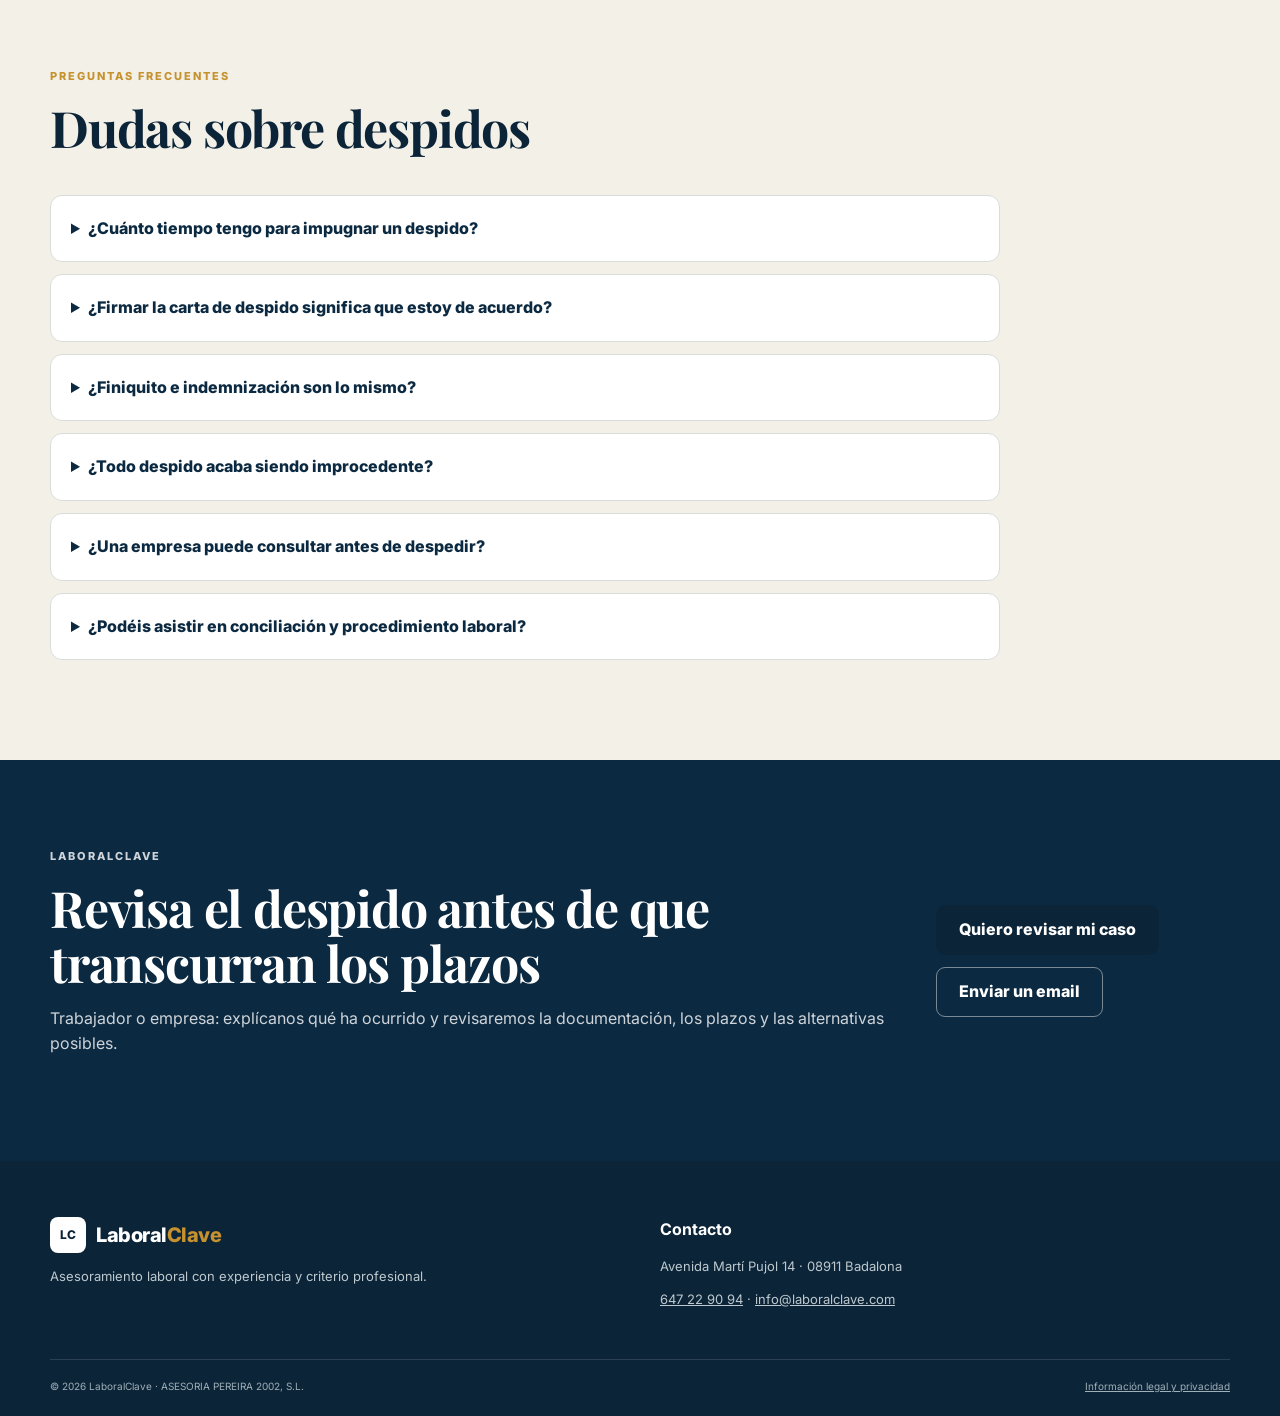
<file: despidos/index.html>
<!doctype html>
<html lang="es">
<head>
  <meta charset="utf-8">
  <meta name="viewport" content="width=device-width, initial-scale=1">
<title>Despidos en Badalona | ¿Te han despedido? | LaboralClave</title>
<meta name="description" content="¿Te han despedido en Badalona? Revisamos la carta de despido, indemnización, finiquito y plazos y te explicamos qué opciones puedes tener para reclamar.">
  <meta name="robots" content="index, follow, max-image-preview:large">
  <link rel="canonical" href="https://www.laboralclave.com/despidos/">
  <meta property="og:type" content="website"><meta property="og:locale" content="es_ES"><meta property="og:site_name" content="LaboralClave">
  <meta property="og:title" content="Despidos y Conflictos Laborales 2026 | LaboralClave">
  <meta property="og:description" content="Revisamos despidos desde ambas perspectivas: trabajadores que necesitan defender sus derechos y empresas que deben gestionar correctamente una extinción laboral.">
  <meta property="og:url" content="https://www.laboralclave.com/despidos/">
  <meta name="twitter:card" content="summary_large_image">
  <link rel="preconnect" href="https://fonts.googleapis.com"><link rel="preconnect" href="https://fonts.gstatic.com" crossorigin>
  <link href="https://fonts.googleapis.com/css2?family=Inter:wght@400;500;600;700;800&family=Playfair+Display:wght@700&display=swap" rel="stylesheet">
  <link rel="stylesheet" href="../styles.css">
  <script type="application/ld+json">{"@context":"https://schema.org","@type":"Service","name":"Asesoramiento en despidos y conflictos laborales","provider":{"@type":"Organization","name":"LaboralClave","url":"https://www.laboralclave.com/"},"areaServed":"ES","url":"https://www.laboralclave.com/despidos/","description":"Asesoramiento profesional para trabajadores y empresas sobre despidos, indemnizaciones, finiquitos, conciliación y reclamaciones laborales."}</script>
</head>
<body>
<header class="site-header"><div class="wrap nav"><a class="brand" href="../" aria-label="LaboralClave, inicio"><span class="brand-mark">LC</span><span>Laboral<span>Clave</span></span></a><button class="menu-toggle" aria-expanded="false" aria-controls="main-nav">Menú</button><nav id="main-nav" class="main-nav" aria-label="Navegación principal"><a href="../#servicios">Servicios</a><a href="../#actualidad">Actualidad laboral</a><a href="../#sobre-mi">Sobre mí</a><a href="../#cumplimiento">Legal</a><a href="../#contacto">Contacto</a></nav><a class="header-email" href="mailto:info@laboralclave.com">info@laboralclave.com</a><a class="btn btn-small desktop-cta" href="../#contacto">Solicitar consulta</a></div></header>
<main>
<section class="service-hero"><div class="wrap service-hero-grid"><div><p class="eyebrow">Despidos en Badalona · Asesoramiento laboral</p><h1>¿Te han despedido? Despidos en Badalona y asesoramiento para reclamar</h1><p class="hero-lead">Analizamos la carta de despido, las causas alegadas, tu antigüedad, salario, indemnización y las circunstancias de tu caso para explicarte qué opciones tienes.</p><div class="hero-actions"><a class="btn" href="../#contacto">Quiero revisar mi despido</a><a class="btn btn-secondary" href="#situaciones">Ver situaciones</a></div><p class="service-note">Atención presencial en nuestros dos despachos de Badalona y consultas a distancia para toda España.</p></div><aside class="service-summary"><span class="service-kicker">Alex Pereira</span><h2>Graduado Social</h2><p>Más de 30 años de experiencia en asesoramiento laboral y relaciones empresa-trabajador.</p><ul><li>Despido objetivo y disciplinario</li><li>Indemnización y finiquito</li><li>Conciliación laboral</li><li>Procedimientos ante el Juzgado de lo Social</li></ul><a href="tel:+34647229094">647 22 90 94</a><br><a href="mailto:info@laboralclave.com">info@laboralclave.com</a></aside></div></section>

<section class="section" id="situaciones"><div class="wrap"><div class="section-heading"><p class="eyebrow">Para trabajadores</p><h2>¿Te han despedido? El tiempo importa</h2></div><p class="section-text service-intro"><strong>Si acabas de recibir una carta de despido, no dejes pasar el tiempo.</strong> Con carácter general, la impugnación del despido está sometida a un plazo de <strong>20 días hábiles</strong>. Conviene revisar cuanto antes la carta, la fecha de efectos, la causa alegada y las circunstancias concretas de la relación laboral.</p><p><a class="btn" href="../#contacto">Quiero revisar mi despido</a></p><div class="cards service-cards">
  <article class="card">
    <span class="card-no">01</span>
    <h3>Me acaban de despedir</h3>
    <p>Revisamos la carta de despido, la causa alegada, la fecha de efectos, tu salario, antigüedad y el convenio aplicable.</p>
    <a href="../#contacto">Quiero revisar mi despido →</a>
  </article>

  <article class="card">
    <span class="card-no">02</span>
    <h3>Quiero revisar la indemnización</h3>
    <p>Comprobamos si la indemnización y el finiquito están correctamente calculados según tu salario, antigüedad y situación.</p>
    <a href="../#contacto">Comprobar mi indemnización →</a>
  </article>

  <article class="card">
    <span class="card-no">03</span>
    <h3>No estoy de acuerdo con la causa</h3>
    <p>Analizamos los hechos que comunica la empresa, la documentación disponible y las posibilidades de impugnar el despido.</p>
    <a href="../#contacto">Estudiar mi caso →</a>
  </article>

  <article class="card">
    <span class="card-no">04</span>
    <h3>Necesito reclamar</h3>
    <p>Valoramos las opciones de conciliación y, cuando proceda, las actuaciones posteriores dentro del ámbito profesional correspondiente.</p>
    <a href="../#contacto">Consultar mi caso →</a>
  </article>
</div><p class="service-disclaimer">Los plazos y efectos dependen de cada supuesto. Esta información es general y no sustituye el estudio individual del expediente.</p></div></section>

<section class="section section-soft"><div class="wrap service-two-col"><div><p class="eyebrow">Revisión del despido</p><h2>Una carta no debería analizarse de forma aislada</h2><p>Para valorar correctamente un despido pueden ser relevantes el <strong>contrato, antigüedad, nóminas, salario, convenio colectivo, categoría profesional, jornada, causa comunicada, documentación entregada y circunstancias personales o laborales protegidas</strong>.</p><p>También conviene diferenciar entre la liquidación o <strong>finiquito</strong> y la posible <strong>indemnización por despido</strong>, ya que responden a conceptos distintos.</p><p>Si el despido se declara improcedente, sus consecuencias dependen de la normativa aplicable, la antigüedad y las circunstancias del caso. Las relaciones iniciadas antes de febrero de 2012 pueden requerir la aplicación del régimen transitorio correspondiente para el cálculo indemnizatorio.</p></div><div class="quote-card service-cta-card"><p class="eyebrow">Consulta urgente</p><h3>“Me han dado una carta de despido y no sé si está bien.”</h3><p>Podemos revisar la documentación y explicarte qué significa, qué plazos tienes y qué opciones pueden existir antes de tomar una decisión.</p><a class="btn" href="../#contacto">Revisar mi despido</a></div></div></section>

<section class="section"><div class="wrap"><div class="section-heading"><p class="eyebrow">Tipos y resultados</p><h2>No todos los despidos ni sus consecuencias son iguales</h2></div><p class="section-text service-intro">La calificación y los efectos de un despido dependen de la causa, el procedimiento seguido, la prueba y las circunstancias concretas. Evitamos partir de la idea de que todo despido es automáticamente improcedente.</p><div class="cards service-cards"><article class="card"><span class="card-no">01</span><h3>Despido objetivo</h3><p>Revisamos la causa invocada, los requisitos formales, la documentación y los efectos económicos correspondientes.</p></article><article class="card"><span class="card-no">02</span><h3>Despido disciplinario</h3><p>Analizamos los hechos imputados, su gravedad, la comunicación empresarial y las circunstancias de la relación laboral.</p></article><article class="card"><span class="card-no">03</span><h3>Improcedencia</h3><p>Valoramos si la causa o la forma del despido pueden conducir a una declaración de improcedencia y cuáles serían sus consecuencias.</p></article><article class="card"><span class="card-no">04</span><h3>Nulidad</h3><p>Estudiamos si concurren circunstancias que puedan determinar la nulidad y los efectos legales asociados a esa calificación.</p></article></div></div></section>

<section class="section section-soft"><div class="wrap"><div class="section-heading"><p class="eyebrow">Para empresas</p><h2>Gestionar bien un despido empieza antes de entregar la carta</h2></div><p class="section-text service-intro">Asesoramos a empresas que necesitan valorar una extinción laboral antes de ejecutarla, reduciendo errores de procedimiento y preparando adecuadamente la documentación y la estrategia.</p><div class="service-check-grid"><div>Analizar la <strong>causa y modalidad de extinción</strong> más adecuada al caso.</div><div>Revisar <strong>contrato, convenio, antigüedad, salario y situación del trabajador</strong>.</div><div>Preparar o revisar la <strong>comunicación de despido</strong> y sus requisitos.</div><div>Calcular <strong>indemnización, liquidación y finiquito</strong> cuando correspondan.</div><div>Valorar posibles <strong>riesgos de improcedencia o nulidad</strong>.</div><div>Asistir en la <strong>negociación y conciliación laboral</strong>.</div><div>Preparar la documentación necesaria ante una eventual <strong>reclamación judicial</strong>.</div><div>Representar y asistir a la empresa en actuaciones dentro del ámbito profesional correspondiente.</div></div></div></section>

<section class="section"><div class="wrap"><div class="section-heading"><p class="eyebrow">Situaciones habituales</p><h2>Podemos estudiar tu caso si…</h2></div><div class="service-check-grid"><div>Has recibido una <strong>carta de despido</strong> y quieres saber qué significa.</div><div>Quieres comprobar si la <strong>indemnización y el finiquito</strong> están bien calculados.</div><div>Consideras que la <strong>causa alegada</strong> no es correcta.</div><div>Te han comunicado un <strong>despido disciplinario u objetivo</strong>.</div><div>Necesitas preparar una <strong>conciliación laboral</strong>.</div><div>Quieres valorar la viabilidad de una <strong>reclamación ante el Juzgado de lo Social</strong>.</div><div>Eres empresa y necesitas <strong>planificar correctamente una extinción</strong>.</div><div>Existe un <strong>conflicto laboral</strong> y quieres estudiar una solución antes de que escale.</div></div></div></section>

<section class="section section-soft"><div class="wrap"><div class="section-heading"><p class="eyebrow">Preguntas frecuentes</p><h2>Dudas sobre despidos</h2></div><div class="faq-list"><details><summary>¿Cuánto tiempo tengo para impugnar un despido?</summary><p>Con carácter general, la acción contra el despido caduca a los 20 días hábiles siguientes a aquel en que se hubiera producido. La forma de cómputo y los efectos de la conciliación previa deben revisarse en cada caso.</p></details><details><summary>¿Firmar la carta de despido significa que estoy de acuerdo?</summary><p>La firma acredita normalmente la recepción del documento, pero conviene revisar cómo se firma y qué documentación se entrega. Si tienes dudas, es recomendable asesorarte antes de realizar manifestaciones adicionales.</p></details><details><summary>¿Finiquito e indemnización son lo mismo?</summary><p>No. El finiquito liquida cantidades pendientes derivadas de la relación laboral; la indemnización responde, cuando procede, a la extinción y su modalidad. Ambos cálculos pueden necesitar revisión.</p></details><details><summary>¿Todo despido acaba siendo improcedente?</summary><p>No. Un despido puede ser declarado procedente, improcedente o nulo según la causa, el cumplimiento de los requisitos, la prueba y las circunstancias concretas.</p></details><details><summary>¿Una empresa puede consultar antes de despedir?</summary><p>Sí. El análisis previo permite valorar la causa, el procedimiento, los riesgos, los cálculos y la documentación antes de comunicar la decisión.</p></details><details><summary>¿Podéis asistir en conciliación y procedimiento laboral?</summary><p>Podemos estudiar el expediente y prestar asistencia y representación dentro del ámbito profesional del Graduado Social, incluida la actuación ante los órganos laborales y la jurisdicción social cuando corresponda.</p></details></div></div></section>

<section class="section service-final"><div class="wrap service-final-inner"><div><p class="eyebrow">LaboralClave</p><h2>Revisa el despido antes de que transcurran los plazos</h2><p>Trabajador o empresa: explícanos qué ha ocurrido y revisaremos la documentación, los plazos y las alternativas posibles.</p></div><div class="hero-actions"><a class="btn" href="../#contacto">Quiero revisar mi caso</a><a class="btn btn-secondary" href="mailto:info@laboralclave.com">Enviar un email</a></div></div></section>
</main>
<footer class="site-footer"><div class="wrap footer-grid"><div><a class="brand footer-brand" href="../"><span class="brand-mark">LC</span><span>Laboral<span>Clave</span></span></a><p>Asesoramiento laboral con experiencia y criterio profesional.</p></div><div><strong>Contacto</strong><p>Avenida Martí Pujol 14 · 08911 Badalona</p><p><a href="tel:+34647229094">647 22 90 94</a> · <a href="mailto:info@laboralclave.com">info@laboralclave.com</a></p></div></div><div class="wrap legal-line"><span>© 2026 LaboralClave · ASESORIA PEREIRA 2002, S.L.</span><a href="../#cumplimiento">Información legal y privacidad</a></div></footer><script src="../script.js"></script>
</body></html>
</file>
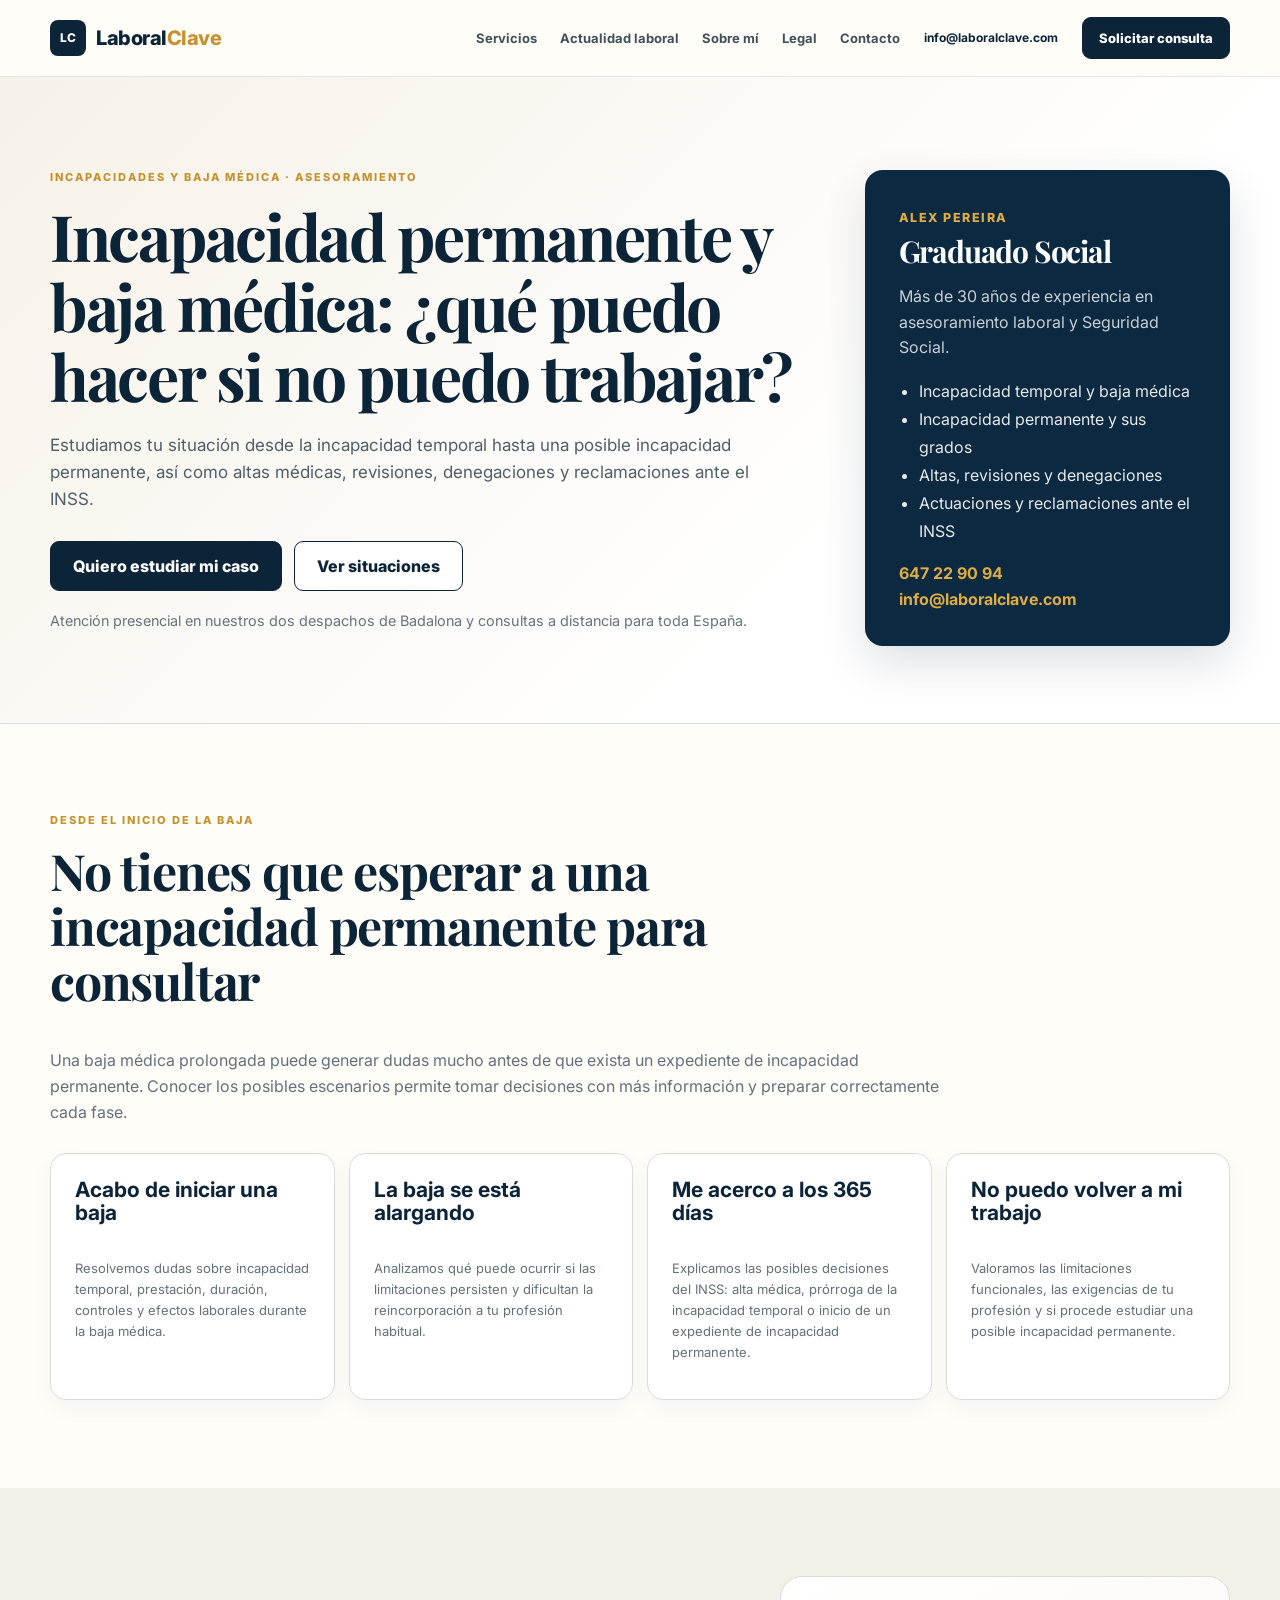
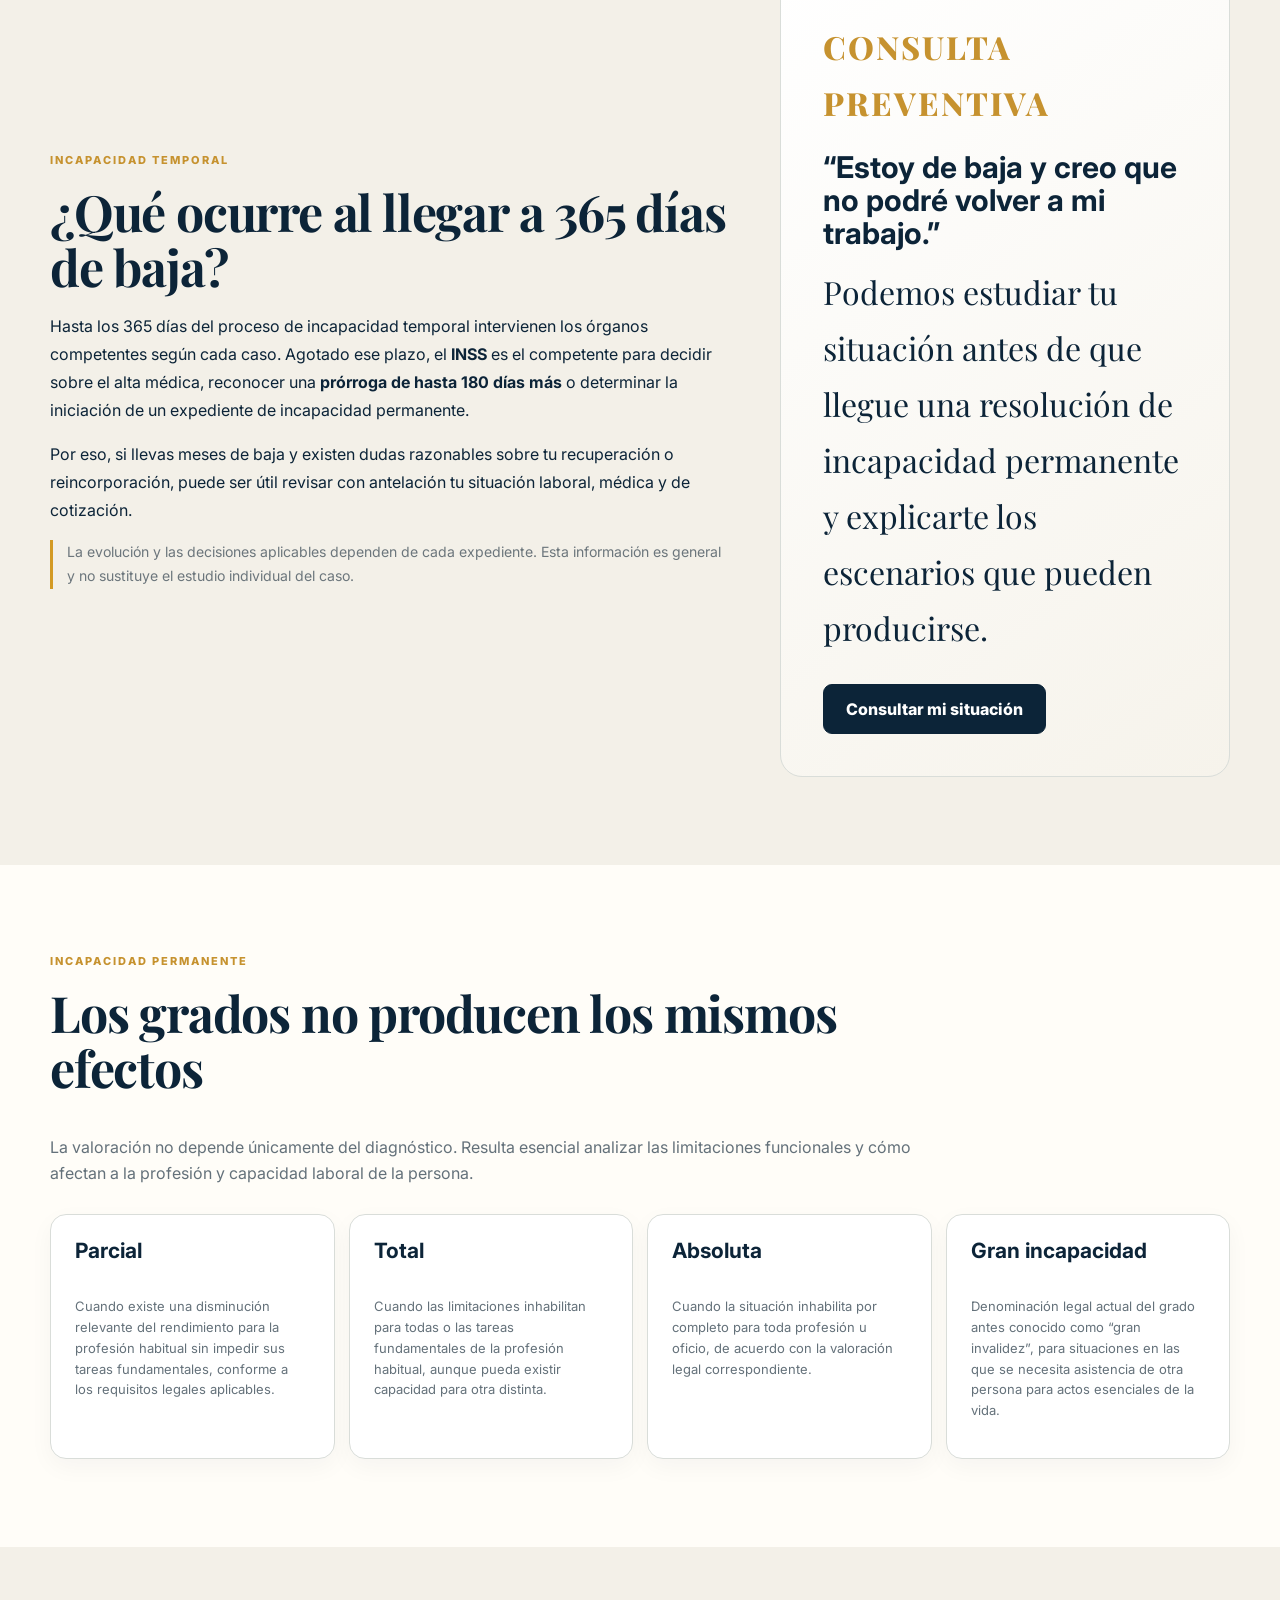
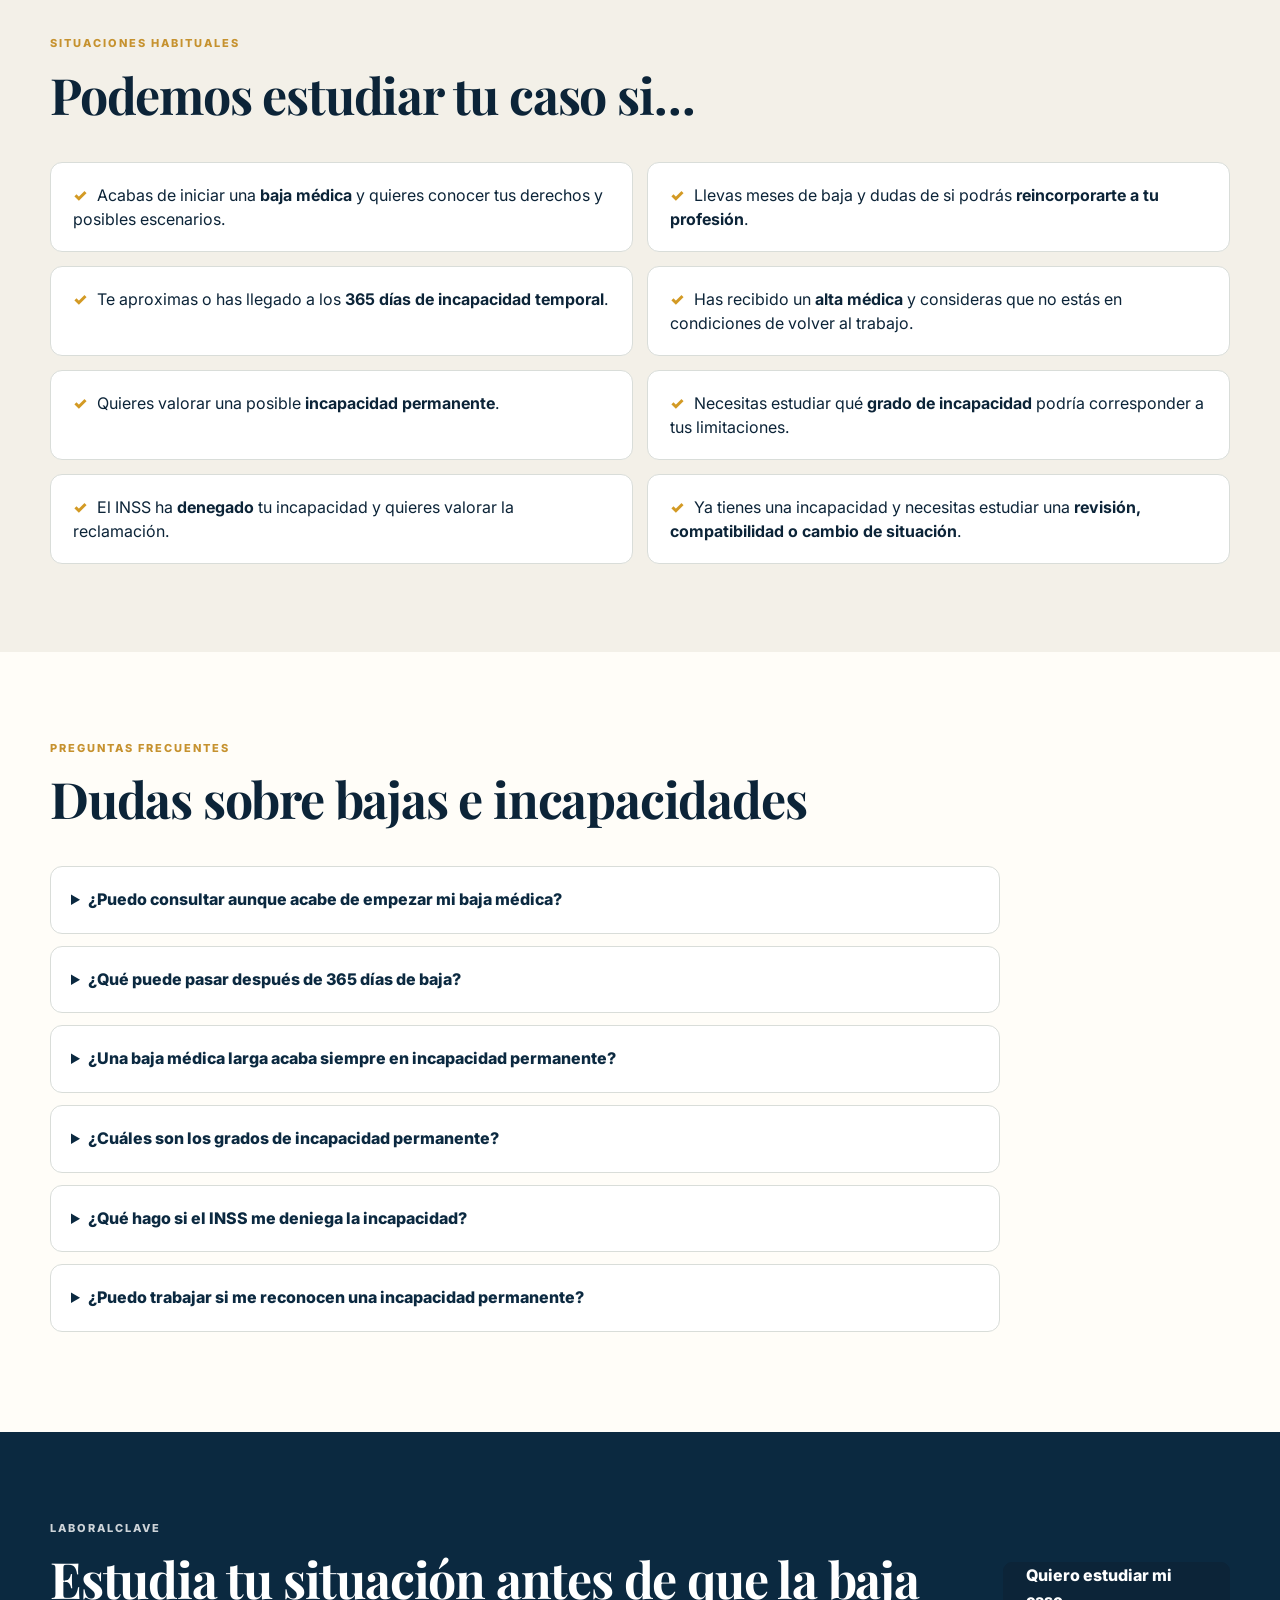
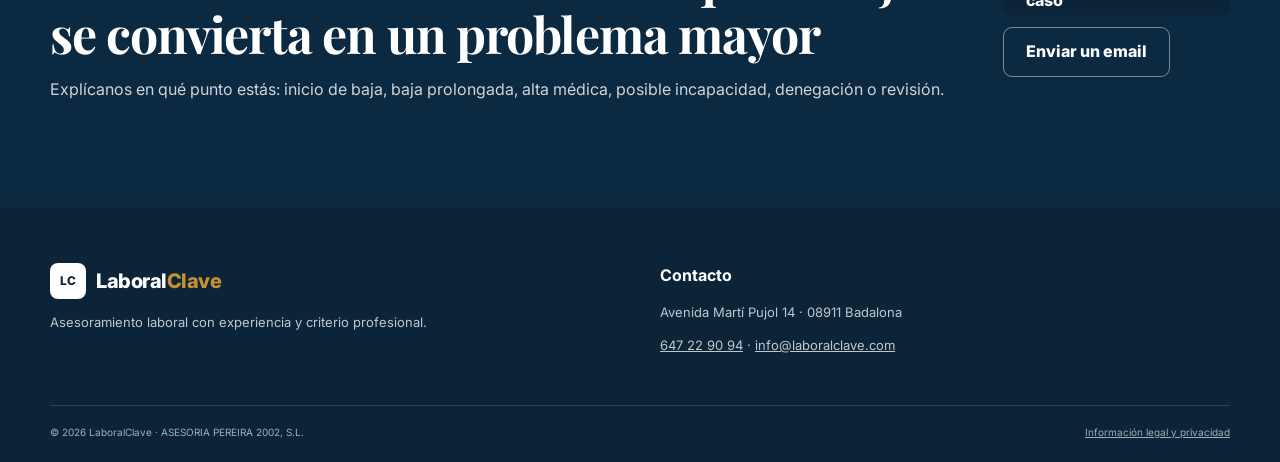
<file: incapacidades/index.html>
<!doctype html>
<html lang="es">
<head>
  <meta charset="utf-8">
  <meta name="viewport" content="width=device-width, initial-scale=1">
  <title>Incapacidad Permanente y Baja Médica | LaboralClave</title>
  <meta name="description" content="Asesoramiento sobre incapacidad permanente y baja médica. Estudiamos tu situación, los informes médicos, los grados de incapacidad y las resoluciones o denegaciones del INSS.">
  <meta name="robots" content="index, follow, max-image-preview:large">
  <link rel="canonical" href="https://www.laboralclave.com/incapacidades/">
  <meta property="og:type" content="website"><meta property="og:locale" content="es_ES"><meta property="og:site_name" content="LaboralClave">
  <meta property="og:title" content="Incapacidad Permanente y Baja Médica | LaboralClave">
  <meta property="og:description" content="Estudiamos situaciones de baja médica e incapacidad permanente, incluidos grados de incapacidad, altas, revisiones y denegaciones del INSS.">
  <meta property="og:url" content="https://www.laboralclave.com/incapacidades/">
  <meta name="twitter:card" content="summary_large_image">
  <link rel="preconnect" href="https://fonts.googleapis.com"><link rel="preconnect" href="https://fonts.gstatic.com" crossorigin>
  <link href="https://fonts.googleapis.com/css2?family=Inter:wght@400;500;600;700;800&family=Playfair+Display:wght@700&display=swap" rel="stylesheet">
  <link rel="stylesheet" href="../styles.css">
  <script type="application/ld+json">{"@context":"https://schema.org","@type":"Service","name":"Asesoramiento en incapacidades y baja médica","provider":{"@type":"Organization","name":"LaboralClave","url":"https://www.laboralclave.com/"},"areaServed":"ES","url":"https://www.laboralclave.com/incapacidades/","description":"Asesoramiento profesional sobre incapacidad temporal, baja médica, incapacidad permanente, altas, revisiones, denegaciones y reclamaciones ante el INSS."}</script>
</head>
<body>
<header class="site-header"><div class="wrap nav"><a class="brand" href="../" aria-label="LaboralClave, inicio"><span class="brand-mark">LC</span><span>Laboral<span>Clave</span></span></a><button class="menu-toggle" aria-expanded="false" aria-controls="main-nav">Menú</button><nav id="main-nav" class="main-nav" aria-label="Navegación principal"><a href="../#servicios">Servicios</a><a href="../#actualidad">Actualidad laboral</a><a href="../#sobre-mi">Sobre mí</a><a href="../#cumplimiento">Legal</a><a href="../#contacto">Contacto</a></nav><a class="header-email" href="mailto:info@laboralclave.com">info@laboralclave.com</a><a class="btn btn-small desktop-cta" href="../#contacto">Solicitar consulta</a></div></header>
<main>
<section class="service-hero"><div class="wrap service-hero-grid"><div><p class="eyebrow">Incapacidades y baja médica · Asesoramiento</p><h1>Incapacidad permanente y baja médica: ¿qué puedo hacer si no puedo trabajar?</h1><p class="hero-lead">Estudiamos tu situación desde la incapacidad temporal hasta una posible incapacidad permanente, así como altas médicas, revisiones, denegaciones y reclamaciones ante el INSS.</p><div class="hero-actions"><a class="btn" href="../#contacto">Quiero estudiar mi caso</a><a class="btn btn-secondary" href="#situacion">Ver situaciones</a></div><p class="service-note">Atención presencial en nuestros dos despachos de Badalona y consultas a distancia para toda España.</p></div><aside class="service-summary"><span class="service-kicker">Alex Pereira</span><h2>Graduado Social</h2><p>Más de 30 años de experiencia en asesoramiento laboral y Seguridad Social.</p><ul><li>Incapacidad temporal y baja médica</li><li>Incapacidad permanente y sus grados</li><li>Altas, revisiones y denegaciones</li><li>Actuaciones y reclamaciones ante el INSS</li></ul><a href="tel:+34647229094">647 22 90 94</a><br><a href="mailto:info@laboralclave.com">info@laboralclave.com</a></aside></div></section>

<section class="section" id="situacion"><div class="wrap"><div class="section-heading"><p class="eyebrow">Desde el inicio de la baja</p><h2>No tienes que esperar a una incapacidad permanente para consultar</h2></div><p class="section-text service-intro">Una baja médica prolongada puede generar dudas mucho antes de que exista un expediente de incapacidad permanente. Conocer los posibles escenarios permite tomar decisiones con más información y preparar correctamente cada fase.</p><div class="cards service-cards"><article class="card"><h3>Acabo de iniciar una baja</h3><p>Resolvemos dudas sobre incapacidad temporal, prestación, duración, controles y efectos laborales durante la baja médica.</p></article><article class="card"><h3>La baja se está alargando</h3><p>Analizamos qué puede ocurrir si las limitaciones persisten y dificultan la reincorporación a tu profesión habitual.</p></article><article class="card"><h3>Me acerco a los 365 días</h3><p>Explicamos las posibles decisiones del INSS: alta médica, prórroga de la incapacidad temporal o inicio de un expediente de incapacidad permanente.</p></article><article class="card"><h3>No puedo volver a mi trabajo</h3><p>Valoramos las limitaciones funcionales, las exigencias de tu profesión y si procede estudiar una posible incapacidad permanente.</p></article></div></div></section>

<section class="section section-soft"><div class="wrap service-two-col"><div><p class="eyebrow">Incapacidad temporal</p><h2>¿Qué ocurre al llegar a 365 días de baja?</h2><p>Hasta los 365 días del proceso de incapacidad temporal intervienen los órganos competentes según cada caso. Agotado ese plazo, el <strong>INSS</strong> es el competente para decidir sobre el alta médica, reconocer una <strong>prórroga de hasta 180 días más</strong> o determinar la iniciación de un expediente de incapacidad permanente.</p><p>Por eso, si llevas meses de baja y existen dudas razonables sobre tu recuperación o reincorporación, puede ser útil revisar con antelación tu situación laboral, médica y de cotización.</p><p class="service-disclaimer">La evolución y las decisiones aplicables dependen de cada expediente. Esta información es general y no sustituye el estudio individual del caso.</p></div><div class="quote-card service-cta-card"><p class="eyebrow">Consulta preventiva</p><h3>“Estoy de baja y creo que no podré volver a mi trabajo.”</h3><p>Podemos estudiar tu situación antes de que llegue una resolución de incapacidad permanente y explicarte los escenarios que pueden producirse.</p><a class="btn" href="../#contacto">Consultar mi situación</a></div></div></section>

<section class="section"><div class="wrap"><div class="section-heading"><p class="eyebrow">Incapacidad permanente</p><h2>Los grados no producen los mismos efectos</h2></div><p class="section-text service-intro">La valoración no depende únicamente del diagnóstico. Resulta esencial analizar las limitaciones funcionales y cómo afectan a la profesión y capacidad laboral de la persona.</p><div class="cards service-cards"><article class="card"><h3>Parcial</h3><p>Cuando existe una disminución relevante del rendimiento para la profesión habitual sin impedir sus tareas fundamentales, conforme a los requisitos legales aplicables.</p></article><article class="card"><h3>Total</h3><p>Cuando las limitaciones inhabilitan para todas o las tareas fundamentales de la profesión habitual, aunque pueda existir capacidad para otra distinta.</p></article><article class="card"><h3>Absoluta</h3><p>Cuando la situación inhabilita por completo para toda profesión u oficio, de acuerdo con la valoración legal correspondiente.</p></article><article class="card"><h3>Gran incapacidad</h3><p>Denominación legal actual del grado antes conocido como “gran invalidez”, para situaciones en las que se necesita asistencia de otra persona para actos esenciales de la vida.</p></article></div></div></section>

<section class="section section-soft"><div class="wrap"><div class="section-heading"><p class="eyebrow">Situaciones habituales</p><h2>Podemos estudiar tu caso si…</h2></div><div class="service-check-grid"><div>Acabas de iniciar una <strong>baja médica</strong> y quieres conocer tus derechos y posibles escenarios.</div><div>Llevas meses de baja y dudas de si podrás <strong>reincorporarte a tu profesión</strong>.</div><div>Te aproximas o has llegado a los <strong>365 días de incapacidad temporal</strong>.</div><div>Has recibido un <strong>alta médica</strong> y consideras que no estás en condiciones de volver al trabajo.</div><div>Quieres valorar una posible <strong>incapacidad permanente</strong>.</div><div>Necesitas estudiar qué <strong>grado de incapacidad</strong> podría corresponder a tus limitaciones.</div><div>El INSS ha <strong>denegado</strong> tu incapacidad y quieres valorar la reclamación.</div><div>Ya tienes una incapacidad y necesitas estudiar una <strong>revisión, compatibilidad o cambio de situación</strong>.</div></div></div></section>

<section class="section"><div class="wrap"><div class="section-heading"><p class="eyebrow">Preguntas frecuentes</p><h2>Dudas sobre bajas e incapacidades</h2></div><div class="faq-list"><details><summary>¿Puedo consultar aunque acabe de empezar mi baja médica?</summary><p>Sí. No es necesario esperar a que la baja sea prolongada. Podemos resolver dudas sobre la incapacidad temporal y, si existen limitaciones que previsiblemente dificulten la vuelta al trabajo, valorar los escenarios que podrían plantearse más adelante.</p></details><details><summary>¿Qué puede pasar después de 365 días de baja?</summary><p>Agotados 365 días, el INSS puede emitir el alta médica, reconocer una prórroga de la incapacidad temporal con un límite de 180 días adicionales o determinar la iniciación de un expediente de incapacidad permanente, según las circunstancias del caso.</p></details><details><summary>¿Una baja médica larga acaba siempre en incapacidad permanente?</summary><p>No. La duración de una baja no determina por sí sola una incapacidad permanente. Deben valorarse la evolución, las limitaciones funcionales y su incidencia laboral, además de los requisitos legales aplicables.</p></details><details><summary>¿Cuáles son los grados de incapacidad permanente?</summary><p>La normativa contempla incapacidad permanente parcial, total, absoluta y gran incapacidad. La denominación “gran incapacidad” sustituyó legalmente a “gran invalidez” en 2025.</p></details><details><summary>¿Qué hago si el INSS me deniega la incapacidad?</summary><p>Conviene revisar la resolución, los informes médicos, las exigencias de la profesión y los plazos aplicables para valorar si procede formular la reclamación correspondiente.</p></details><details><summary>¿Puedo trabajar si me reconocen una incapacidad permanente?</summary><p>La compatibilidad depende del grado reconocido, de la actividad que se pretenda realizar y de las funciones concretas. Debe revisarse individualmente antes de iniciar o mantener una actividad laboral.</p></details></div></div></section>

<section class="section service-final"><div class="wrap service-final-inner"><div><p class="eyebrow">LaboralClave</p><h2>Estudia tu situación antes de que la baja se convierta en un problema mayor</h2><p>Explícanos en qué punto estás: inicio de baja, baja prolongada, alta médica, posible incapacidad, denegación o revisión.</p></div><div class="hero-actions"><a class="btn" href="../#contacto">Quiero estudiar mi caso</a><a class="btn btn-secondary" href="mailto:info@laboralclave.com">Enviar un email</a></div></div></section>
</main>
<footer class="site-footer"><div class="wrap footer-grid"><div><a class="brand footer-brand" href="../"><span class="brand-mark">LC</span><span>Laboral<span>Clave</span></span></a><p>Asesoramiento laboral con experiencia y criterio profesional.</p></div><div><strong>Contacto</strong><p>Avenida Martí Pujol 14 · 08911 Badalona</p><p><a href="tel:+34647229094">647 22 90 94</a> · <a href="mailto:info@laboralclave.com">info@laboralclave.com</a></p></div></div><div class="wrap legal-line"><span>© 2026 LaboralClave · ASESORIA PEREIRA 2002, S.L.</span><a href="../#cumplimiento">Información legal y privacidad</a></div></footer><script src="../script.js"></script>
</body></html>
</file>
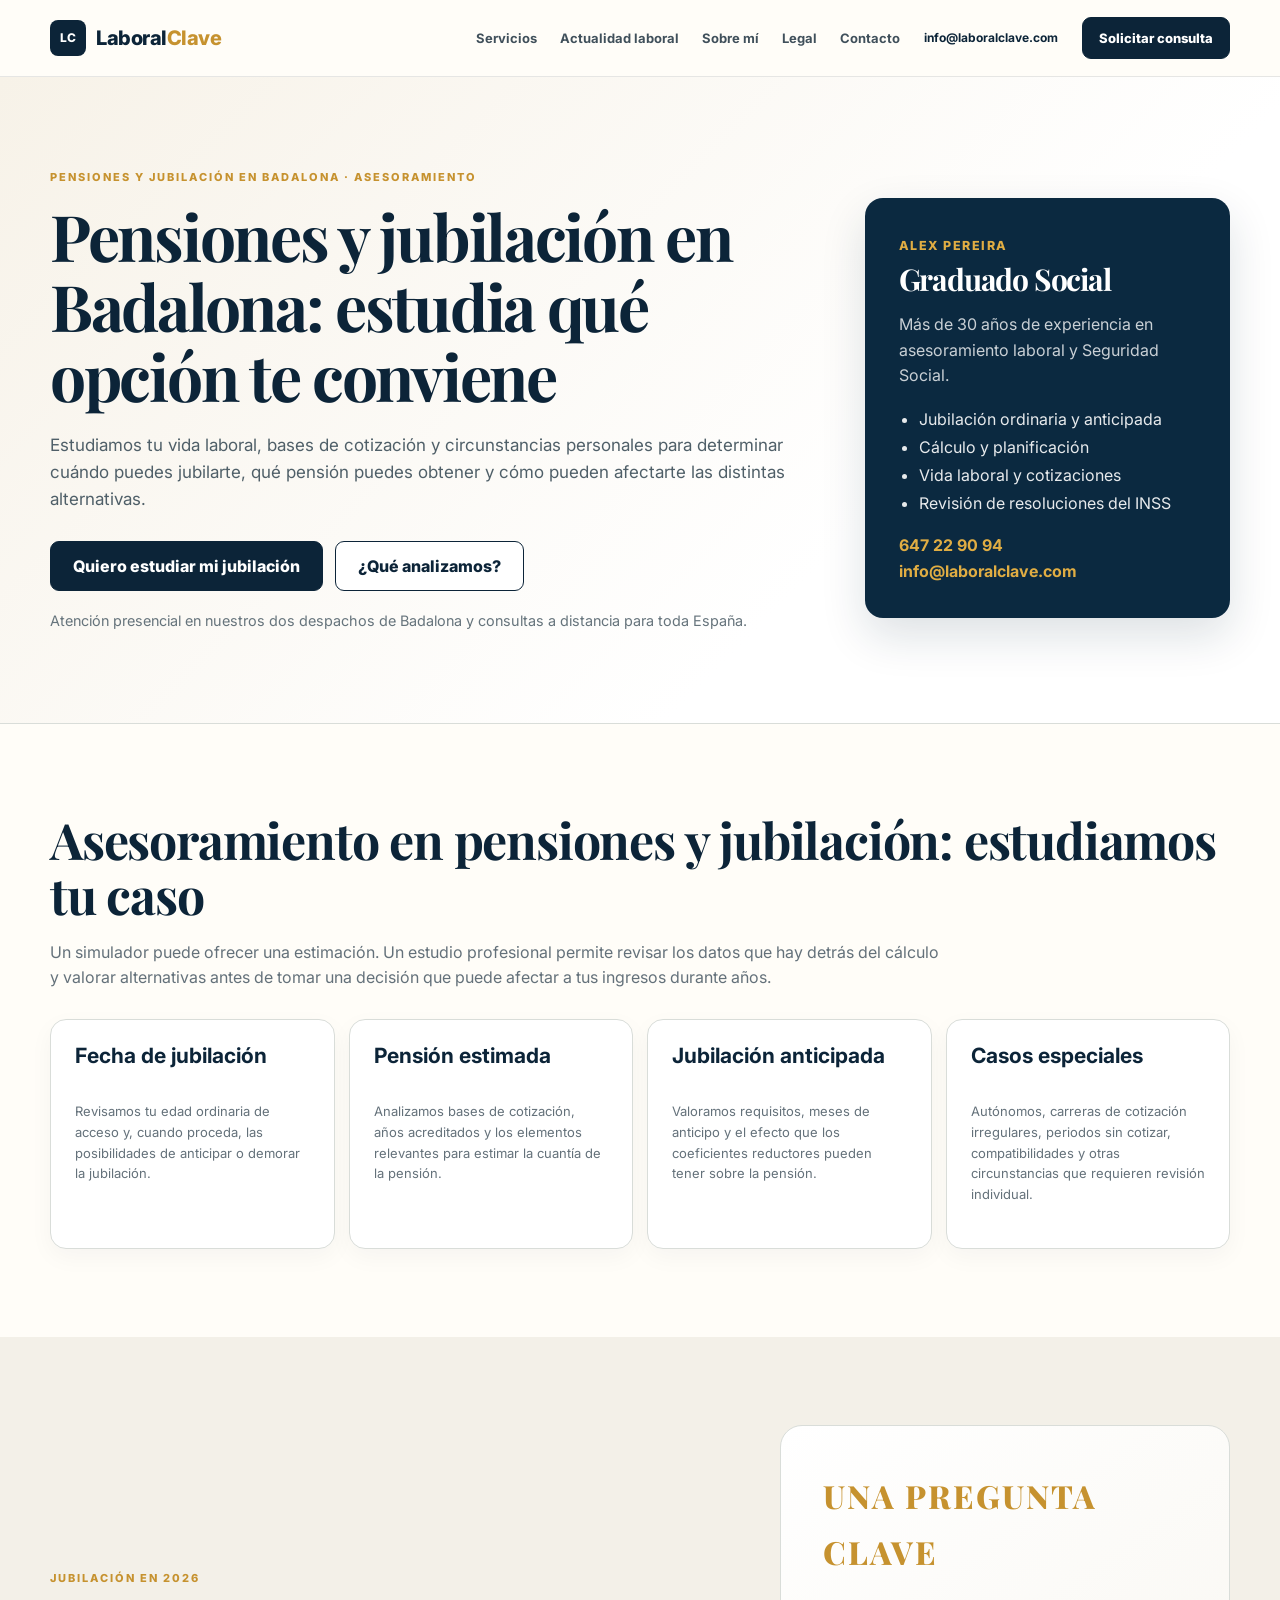
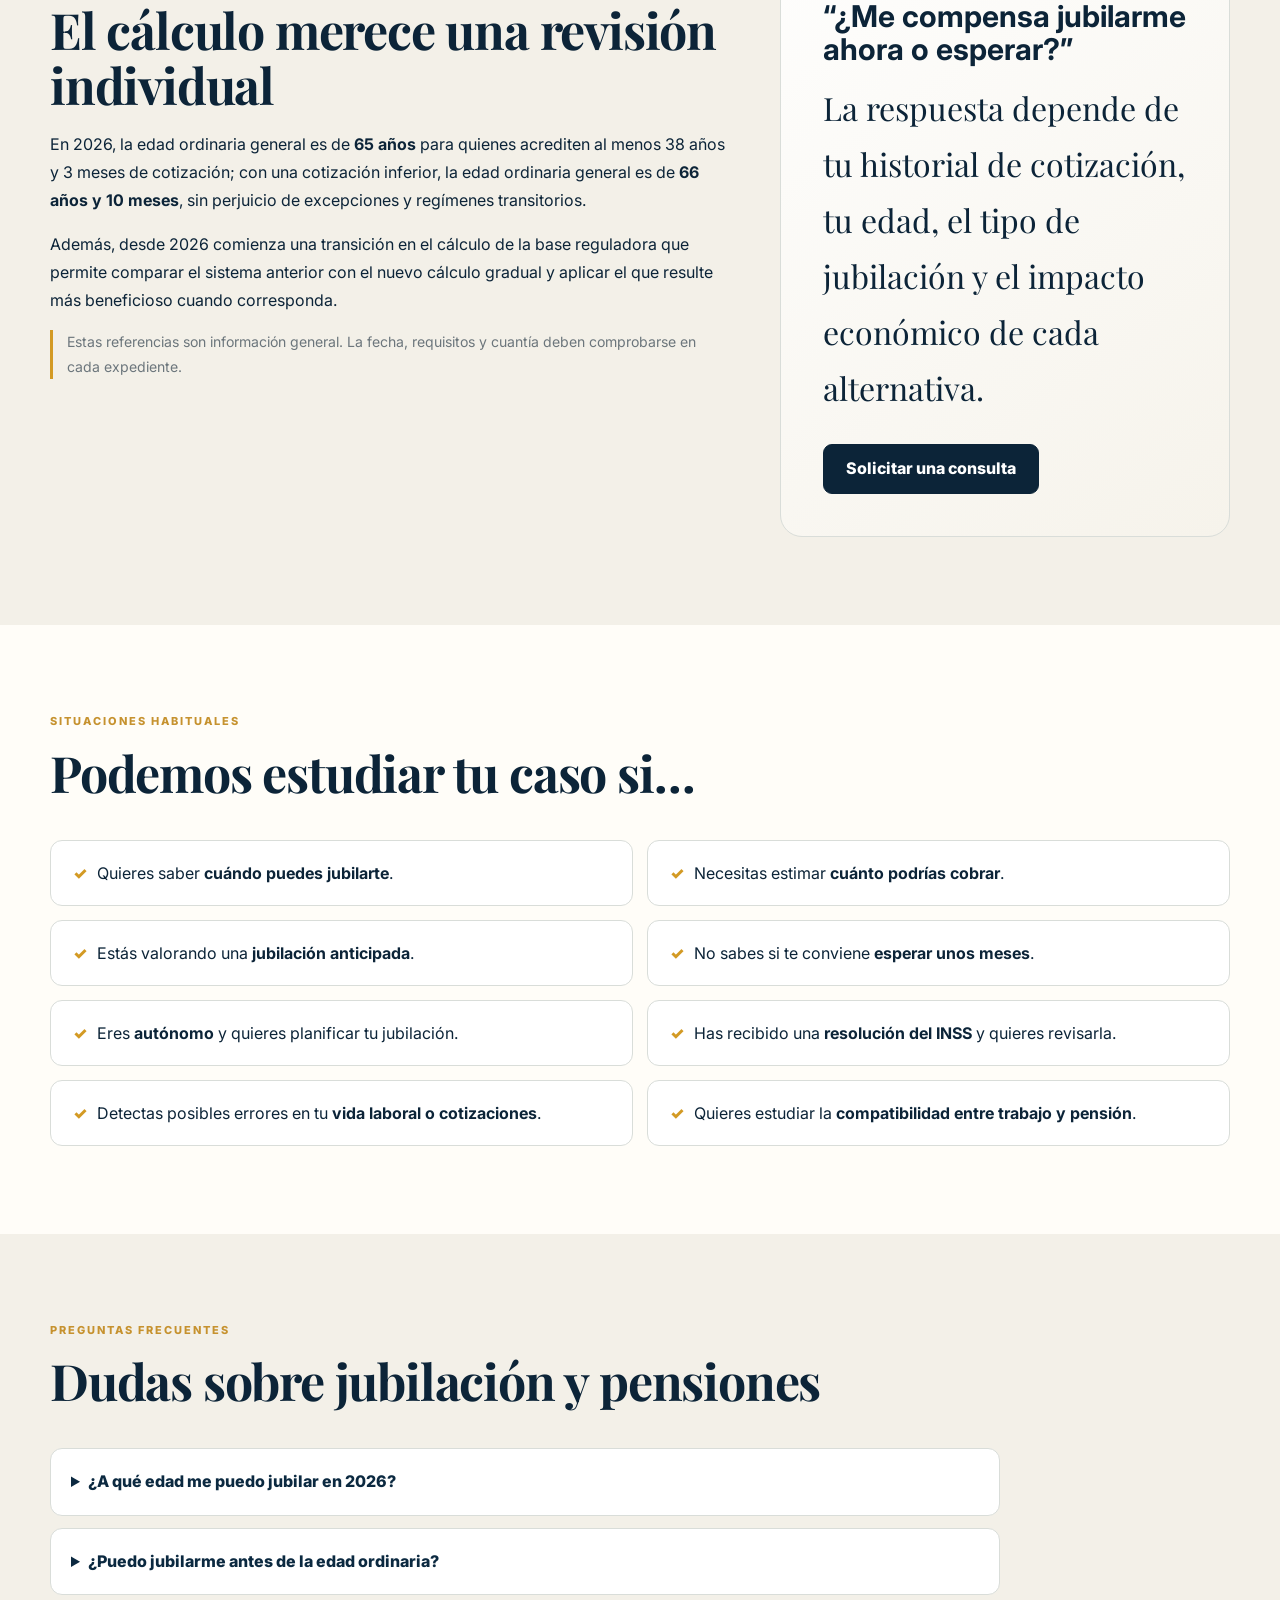
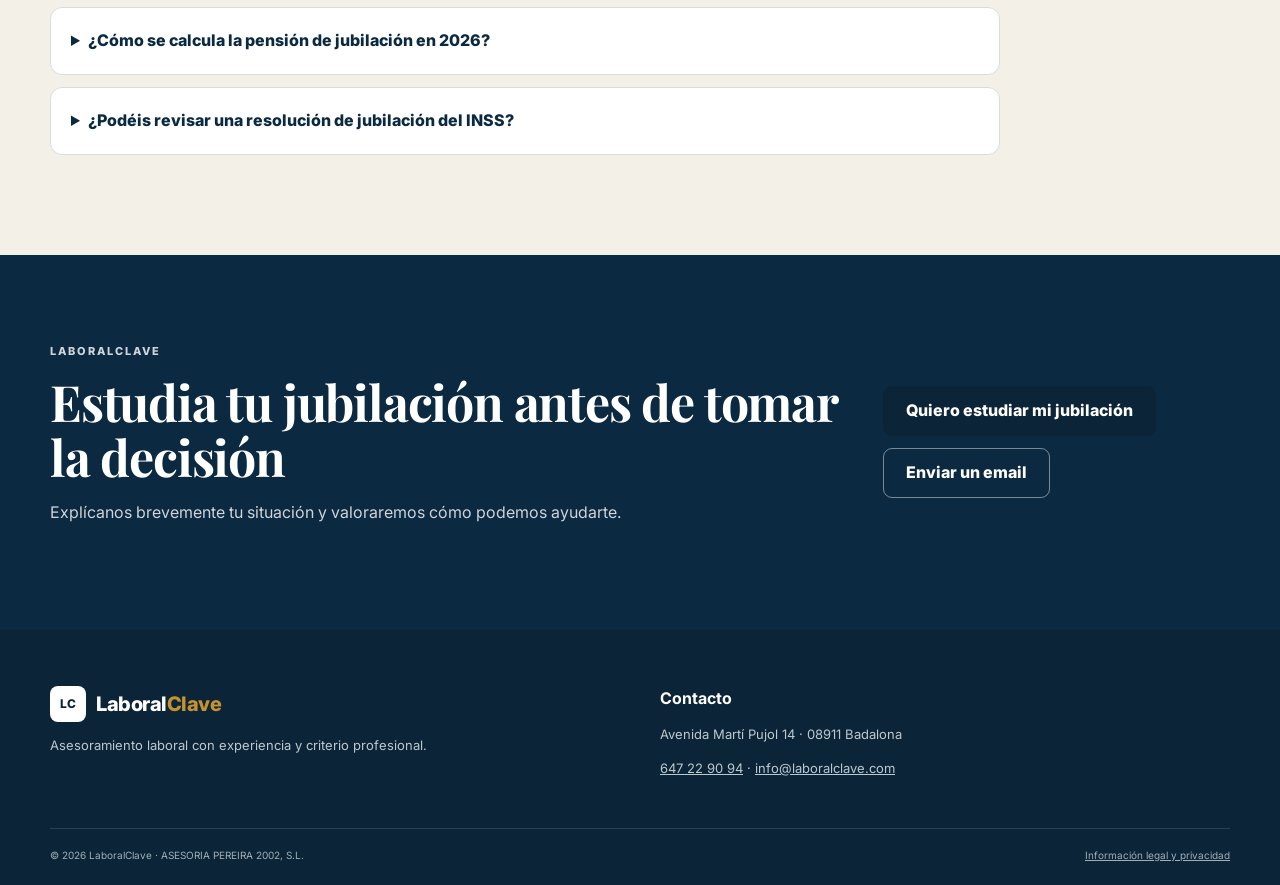
<file: jubilacion-pensiones/index.html>
<!doctype html>
<html lang="es">
<head>
  <meta charset="utf-8">
  <meta name="viewport" content="width=device-width, initial-scale=1">
  <title>Pensiones y Jubilación en Badalona | LaboralClave</title>
 <meta name="description" content="Asesoramiento sobre pensiones y jubilación en Badalona. Estudiamos tu cotización y las opciones de jubilación para ayudarte a tomar la mejor decisión.">
  <meta name="robots" content="index, follow, max-image-preview:large">
  <link rel="canonical" href="https://www.laboralclave.com/jubilacion-pensiones/">
  <meta property="og:type" content="website">
  <meta property="og:locale" content="es_ES">
  <meta property="og:site_name" content="LaboralClave">
  <meta property="og:title" content="Pensiones y Jubilación en Badalona | LaboralClave">
  <meta property="og:description" content="Asesoramiento sobre pensiones y jubilación en Badalona. Estudiamos tu cotización y las distintas opciones de jubilación para ayudarte a tomar una decisión informada.">
  <meta property="og:url" content="https://www.laboralclave.com/jubilacion-pensiones/">
  <meta name="twitter:card" content="summary_large_image">
  <link rel="preconnect" href="https://fonts.googleapis.com">
  <link rel="preconnect" href="https://fonts.gstatic.com" crossorigin>
  <link href="https://fonts.googleapis.com/css2?family=Inter:wght@400;500;600;700;800&family=Playfair+Display:wght@700&display=swap" rel="stylesheet">
  <link rel="stylesheet" href="../styles.css">
  <script type="application/ld+json">{
    "@context":"https://schema.org",
    "@type":"Service",
    "name":"Asesoramiento en jubilación y pensiones",
    "provider":{"@type":"Organization","name":"LaboralClave","url":"https://www.laboralclave.com/"},
    "areaServed":"ES",
    "url":"https://www.laboralclave.com/jubilacion-pensiones/",
    "description":"Asesoramiento profesional sobre jubilación, pensiones, cotizaciones, jubilación anticipada y revisión de resoluciones del INSS."
  }</script>
</head>
<body>
  <header class="site-header">
    <div class="wrap nav">
      <a class="brand" href="../" aria-label="LaboralClave, inicio"><span class="brand-mark">LC</span><span>Laboral<span>Clave</span></span></a>
      <button class="menu-toggle" aria-expanded="false" aria-controls="main-nav">Menú</button>
      <nav id="main-nav" class="main-nav" aria-label="Navegación principal">
        <a href="../#servicios">Servicios</a><a href="../#actualidad">Actualidad laboral</a><a href="../#sobre-mi">Sobre mí</a><a href="../#cumplimiento">Legal</a><a href="../#contacto">Contacto</a>
      </nav>
      <a class="header-email" href="mailto:info@laboralclave.com">info@laboralclave.com</a>
      <a class="btn btn-small desktop-cta" href="../#contacto">Solicitar consulta</a>
    </div>
  </header>

  <main>
    <section class="service-hero">
      <div class="wrap service-hero-grid">
        <div>
          <p class="eyebrow">Pensiones y jubilación en Badalona · Asesoramiento</p>
        <h1>Pensiones y jubilación en Badalona: estudia qué opción te conviene</h1>
          <p class="hero-lead">Estudiamos tu vida laboral, bases de cotización y circunstancias personales para determinar cuándo puedes jubilarte, qué pensión puedes obtener y cómo pueden afectarte las distintas alternativas.</p>
          <div class="hero-actions"><a class="btn" href="../#contacto">Quiero estudiar mi jubilación</a><a class="btn btn-secondary" href="#estudio">¿Qué analizamos?</a></div>
          <p class="service-note">Atención presencial en nuestros dos despachos de Badalona y consultas a distancia para toda España.</p>
        </div>
        <aside class="service-summary">
          <span class="service-kicker">Alex Pereira</span>
          <h2>Graduado Social</h2>
          <p>Más de 30 años de experiencia en asesoramiento laboral y Seguridad Social.</p>
          <ul><li>Jubilación ordinaria y anticipada</li><li>Cálculo y planificación</li><li>Vida laboral y cotizaciones</li><li>Revisión de resoluciones del INSS</li></ul>
          <a href="tel:+34647229094">647 22 90 94</a><br><a href="mailto:info@laboralclave.com">info@laboralclave.com</a>
        </aside>
      </div>
    </section>

    <section class="section" id="estudio">
      <div class="wrap">
       <h2>Asesoramiento en pensiones y jubilación: estudiamos tu caso</h2>
        <p class="section-text service-intro">Un simulador puede ofrecer una estimación. Un estudio profesional permite revisar los datos que hay detrás del cálculo y valorar alternativas antes de tomar una decisión que puede afectar a tus ingresos durante años.</p>
        <div class="cards service-cards">
          <article class="card"><h3>Fecha de jubilación</h3><p>Revisamos tu edad ordinaria de acceso y, cuando proceda, las posibilidades de anticipar o demorar la jubilación.</p></article>
          <article class="card"><h3>Pensión estimada</h3><p>Analizamos bases de cotización, años acreditados y los elementos relevantes para estimar la cuantía de la pensión.</p></article>
          <article class="card"><h3>Jubilación anticipada</h3><p>Valoramos requisitos, meses de anticipo y el efecto que los coeficientes reductores pueden tener sobre la pensión.</p></article>
          <article class="card"><h3>Casos especiales</h3><p>Autónomos, carreras de cotización irregulares, periodos sin cotizar, compatibilidades y otras circunstancias que requieren revisión individual.</p></article>
        </div>
      </div>
    </section>

    <section class="section section-soft">
      <div class="wrap service-two-col">
        <div><p class="eyebrow">Jubilación en 2026</p><h2>El cálculo merece una revisión individual</h2><p>En 2026, la edad ordinaria general es de <strong>65 años</strong> para quienes acrediten al menos 38 años y 3 meses de cotización; con una cotización inferior, la edad ordinaria general es de <strong>66 años y 10 meses</strong>, sin perjuicio de excepciones y regímenes transitorios.</p><p>Además, desde 2026 comienza una transición en el cálculo de la base reguladora que permite comparar el sistema anterior con el nuevo cálculo gradual y aplicar el que resulte más beneficioso cuando corresponda.</p><p class="service-disclaimer">Estas referencias son información general. La fecha, requisitos y cuantía deben comprobarse en cada expediente.</p></div>
        <div class="quote-card service-cta-card"><p class="eyebrow">Una pregunta clave</p><h3>“¿Me compensa jubilarme ahora o esperar?”</h3><p>La respuesta depende de tu historial de cotización, tu edad, el tipo de jubilación y el impacto económico de cada alternativa.</p><a class="btn" href="../#contacto">Solicitar una consulta</a></div>
      </div>
    </section>

    <section class="section">
      <div class="wrap">
        <div class="section-heading"><p class="eyebrow">Situaciones habituales</p><h2>Podemos estudiar tu caso si…</h2></div>
        <div class="service-check-grid">
          <div>Quieres saber <strong>cuándo puedes jubilarte</strong>.</div><div>Necesitas estimar <strong>cuánto podrías cobrar</strong>.</div><div>Estás valorando una <strong>jubilación anticipada</strong>.</div><div>No sabes si te conviene <strong>esperar unos meses</strong>.</div><div>Eres <strong>autónomo</strong> y quieres planificar tu jubilación.</div><div>Has recibido una <strong>resolución del INSS</strong> y quieres revisarla.</div><div>Detectas posibles errores en tu <strong>vida laboral o cotizaciones</strong>.</div><div>Quieres estudiar la <strong>compatibilidad entre trabajo y pensión</strong>.</div>
        </div>
      </div>
    </section>

    <section class="section section-soft">
      <div class="wrap">
        <div class="section-heading"><p class="eyebrow">Preguntas frecuentes</p><h2>Dudas sobre jubilación y pensiones</h2></div>
        <div class="faq-list">
          <details><summary>¿A qué edad me puedo jubilar en 2026?</summary><p>Con carácter general, en 2026 la edad ordinaria es 65 años si se acreditan 38 años y 3 meses o más de cotización. Con menos cotización, la edad ordinaria general es 66 años y 10 meses. Existen excepciones y situaciones especiales que deben revisarse individualmente.</p></details>
          <details><summary>¿Puedo jubilarme antes de la edad ordinaria?</summary><p>Existen distintas modalidades de jubilación anticipada, cada una con requisitos propios. La anticipación puede reducir la cuantía de la pensión, por lo que conviene calcular el efecto antes de decidir.</p></details>
          <details><summary>¿Cómo se calcula la pensión de jubilación en 2026?</summary><p>La cuantía depende, entre otros factores, de la base reguladora y del porcentaje que corresponda según los periodos cotizados. En 2026 comienza además la aplicación gradual de una fórmula alternativa de cálculo de la base reguladora que se compara con la fórmula anterior cuando resulte aplicable.</p></details>
          <details><summary>¿Podéis revisar una resolución de jubilación del INSS?</summary><p>Sí. Podemos revisar la resolución, los periodos de cotización y los elementos utilizados para calcular la prestación y valorar las actuaciones que correspondan.</p></details>
        </div>
      </div>
    </section>

    <section class="section service-final">
      <div class="wrap service-final-inner"><div><p class="eyebrow">LaboralClave</p><h2>Estudia tu jubilación antes de tomar la decisión</h2><p>Explícanos brevemente tu situación y valoraremos cómo podemos ayudarte.</p></div><div class="hero-actions"><a class="btn" href="../#contacto">Quiero estudiar mi jubilación</a><a class="btn btn-secondary" href="mailto:info@laboralclave.com">Enviar un email</a></div></div>
    </section>
  </main>

  <footer class="site-footer"><div class="wrap footer-grid"><div><a class="brand footer-brand" href="../"><span class="brand-mark">LC</span><span>Laboral<span>Clave</span></span></a><p>Asesoramiento laboral con experiencia y criterio profesional.</p></div><div><strong>Contacto</strong><p>Avenida Martí Pujol 14 · 08911 Badalona</p><p><a href="tel:+34647229094">647 22 90 94</a> · <a href="mailto:info@laboralclave.com">info@laboralclave.com</a></p></div></div><div class="wrap legal-line"><span>© 2026 LaboralClave · ASESORIA PEREIRA 2002, S.L.</span><a href="../#cumplimiento">Información legal y privacidad</a></div></footer>
  <script src="../script.js"></script>
</body>
</html>
</file>
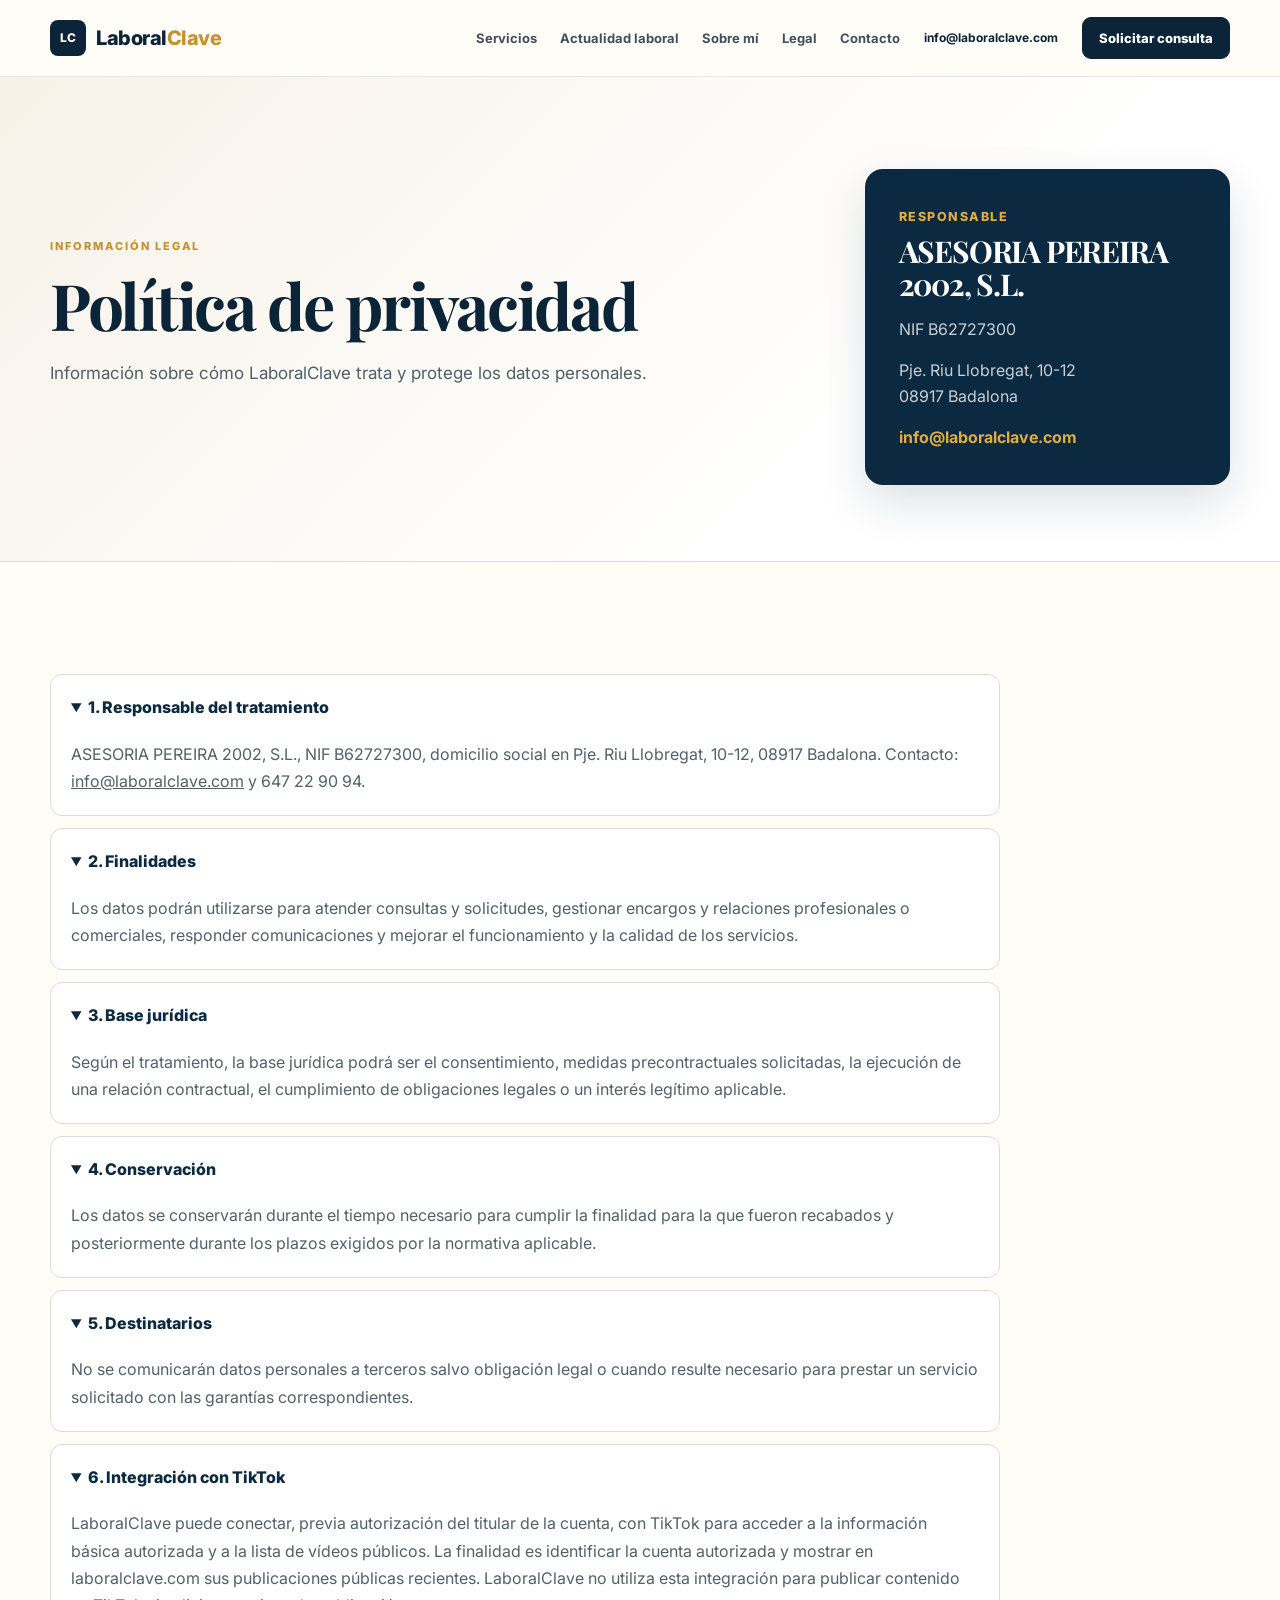
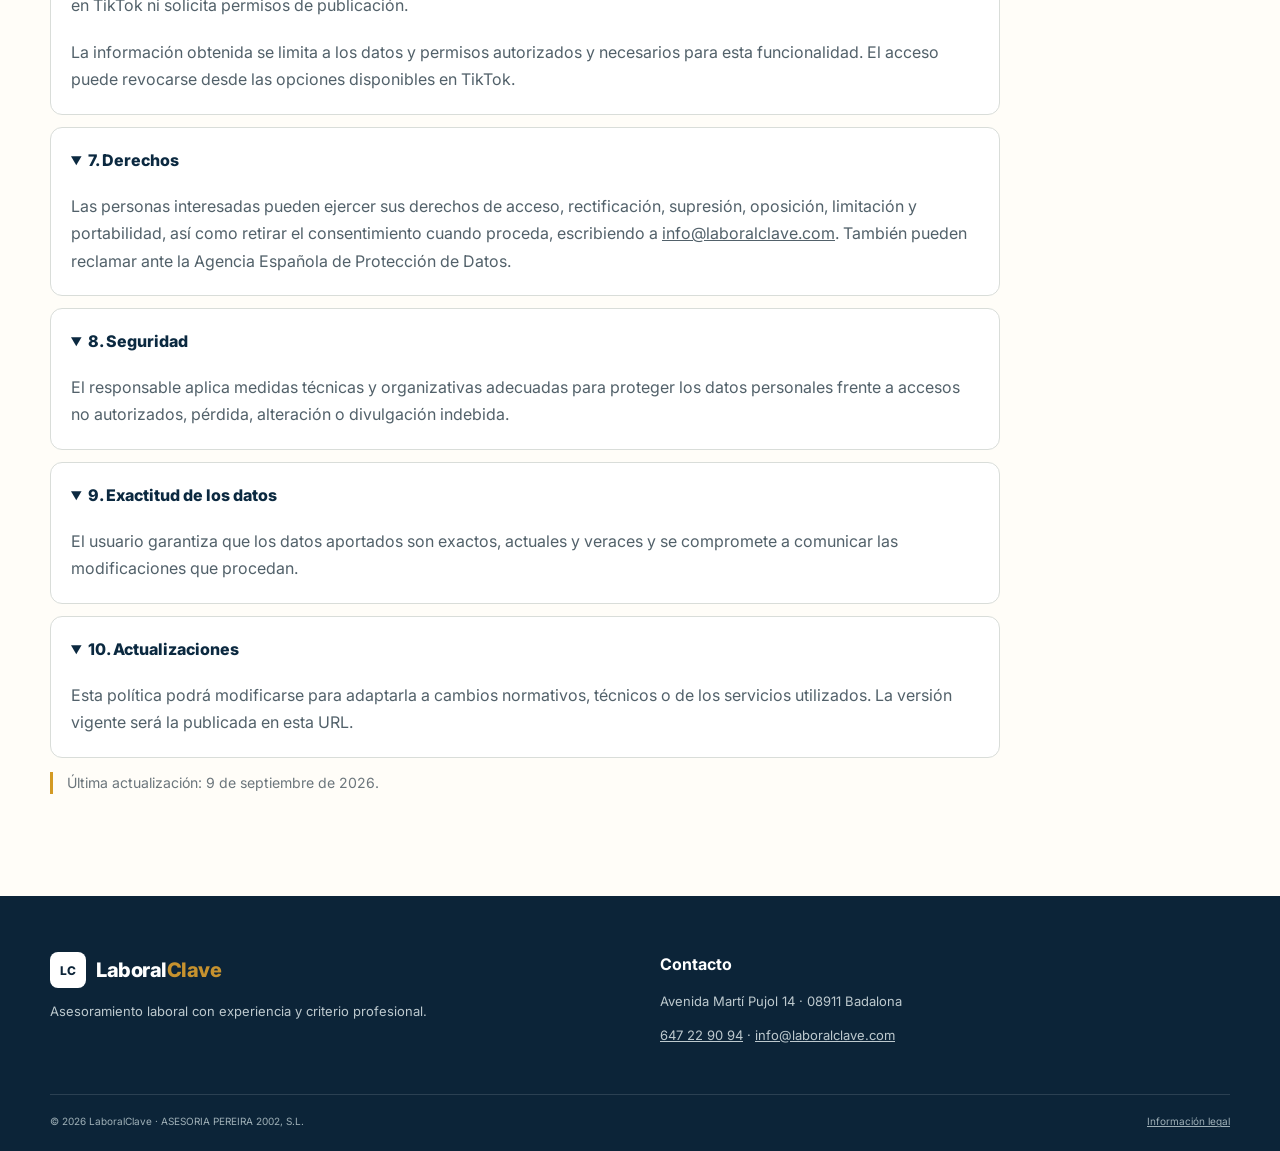
<file: politica-privacidad/index.html>
<!doctype html><html lang="es"><head><meta charset="utf-8"><meta name="viewport" content="width=device-width, initial-scale=1">
<title>Política de privacidad | LaboralClave</title><meta name="description" content="Información sobre cómo LaboralClave trata y protege los datos personales."><meta name="robots" content="index, follow"><link rel="canonical" href="https://www.laboralclave.com/politica-privacidad/">
<link rel="preconnect" href="https://fonts.googleapis.com"><link rel="preconnect" href="https://fonts.gstatic.com" crossorigin><link href="https://fonts.googleapis.com/css2?family=Inter:wght@400;500;600;700;800&family=Playfair+Display:wght@700&display=swap" rel="stylesheet"><link rel="stylesheet" href="../styles.css"></head><body>
<header class="site-header"><div class="wrap nav"><a class="brand" href="../"><span class="brand-mark">LC</span><span>Laboral<span>Clave</span></span></a><button class="menu-toggle" aria-expanded="false" aria-controls="main-nav">Menú</button><nav id="main-nav" class="main-nav"><a href="../#servicios">Servicios</a><a href="../#actualidad">Actualidad laboral</a><a href="../#sobre-mi">Sobre mí</a><a href="../#cumplimiento">Legal</a><a href="../#contacto">Contacto</a></nav><a class="header-email" href="mailto:info@laboralclave.com">info@laboralclave.com</a><a class="btn btn-small desktop-cta" href="../#contacto">Solicitar consulta</a></div></header>
<main><section class="service-hero"><div class="wrap service-hero-grid"><div><p class="eyebrow">Información legal</p><h1>Política de privacidad</h1><p class="hero-lead">Información sobre cómo LaboralClave trata y protege los datos personales.</p></div><aside class="service-summary"><span class="service-kicker">Responsable</span><h2>ASESORIA PEREIRA 2002, S.L.</h2><p>NIF B62727300</p><p>Pje. Riu Llobregat, 10-12<br>08917 Badalona</p><a href="mailto:info@laboralclave.com">info@laboralclave.com</a></aside></div></section>
<section class="section"><div class="wrap"><div class="faq-list"><details open><summary>1. Responsable del tratamiento</summary><p>ASESORIA PEREIRA 2002, S.L., NIF B62727300, domicilio social en Pje. Riu Llobregat, 10-12, 08917 Badalona. Contacto: <a href="mailto:info@laboralclave.com">info@laboralclave.com</a> y 647 22 90 94.</p></details><details open><summary>2. Finalidades</summary><p>Los datos podrán utilizarse para atender consultas y solicitudes, gestionar encargos y relaciones profesionales o comerciales, responder comunicaciones y mejorar el funcionamiento y la calidad de los servicios.</p></details><details open><summary>3. Base jurídica</summary><p>Según el tratamiento, la base jurídica podrá ser el consentimiento, medidas precontractuales solicitadas, la ejecución de una relación contractual, el cumplimiento de obligaciones legales o un interés legítimo aplicable.</p></details><details open><summary>4. Conservación</summary><p>Los datos se conservarán durante el tiempo necesario para cumplir la finalidad para la que fueron recabados y posteriormente durante los plazos exigidos por la normativa aplicable.</p></details><details open><summary>5. Destinatarios</summary><p>No se comunicarán datos personales a terceros salvo obligación legal o cuando resulte necesario para prestar un servicio solicitado con las garantías correspondientes.</p></details><details open><summary>6. Integración con TikTok</summary><p>LaboralClave puede conectar, previa autorización del titular de la cuenta, con TikTok para acceder a la información básica autorizada y a la lista de vídeos públicos. La finalidad es identificar la cuenta autorizada y mostrar en laboralclave.com sus publicaciones públicas recientes. LaboralClave no utiliza esta integración para publicar contenido en TikTok ni solicita permisos de publicación.</p><p>La información obtenida se limita a los datos y permisos autorizados y necesarios para esta funcionalidad. El acceso puede revocarse desde las opciones disponibles en TikTok.</p></details><details open><summary>7. Derechos</summary><p>Las personas interesadas pueden ejercer sus derechos de acceso, rectificación, supresión, oposición, limitación y portabilidad, así como retirar el consentimiento cuando proceda, escribiendo a <a href="mailto:info@laboralclave.com">info@laboralclave.com</a>. También pueden reclamar ante la Agencia Española de Protección de Datos.</p></details><details open><summary>8. Seguridad</summary><p>El responsable aplica medidas técnicas y organizativas adecuadas para proteger los datos personales frente a accesos no autorizados, pérdida, alteración o divulgación indebida.</p></details><details open><summary>9. Exactitud de los datos</summary><p>El usuario garantiza que los datos aportados son exactos, actuales y veraces y se compromete a comunicar las modificaciones que procedan.</p></details><details open><summary>10. Actualizaciones</summary><p>Esta política podrá modificarse para adaptarla a cambios normativos, técnicos o de los servicios utilizados. La versión vigente será la publicada en esta URL.</p></details></div><p class="service-disclaimer">Última actualización: 9 de septiembre de 2026.</p></div></section></main>
<footer class="site-footer"><div class="wrap footer-grid"><div><a class="brand footer-brand" href="../"><span class="brand-mark">LC</span><span>Laboral<span>Clave</span></span></a><p>Asesoramiento laboral con experiencia y criterio profesional.</p></div><div><strong>Contacto</strong><p>Avenida Martí Pujol 14 · 08911 Badalona</p><p><a href="tel:+34647229094">647 22 90 94</a> · <a href="mailto:info@laboralclave.com">info@laboralclave.com</a></p></div></div><div class="wrap legal-line"><span>© 2026 LaboralClave · ASESORIA PEREIRA 2002, S.L.</span><a href="../#cumplimiento">Información legal</a></div></footer><script src="../script.js"></script></body></html>
</file>
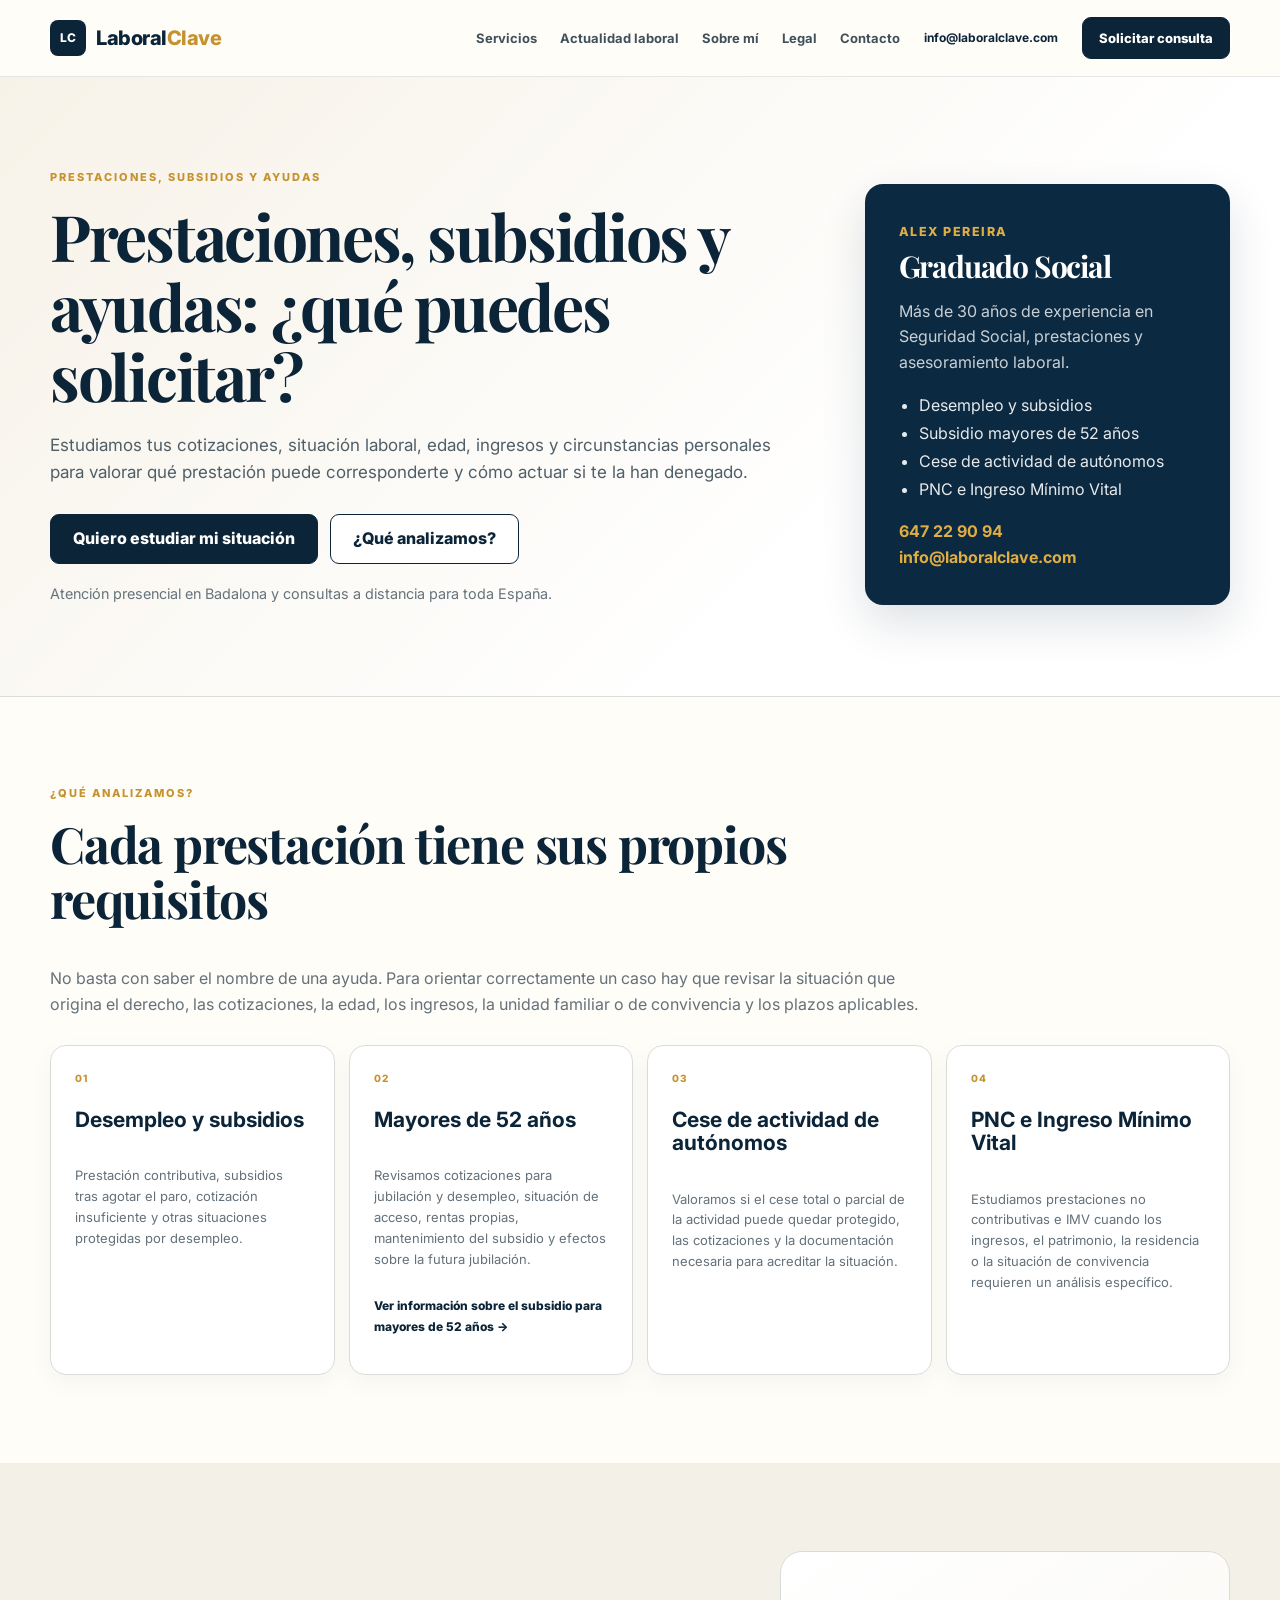
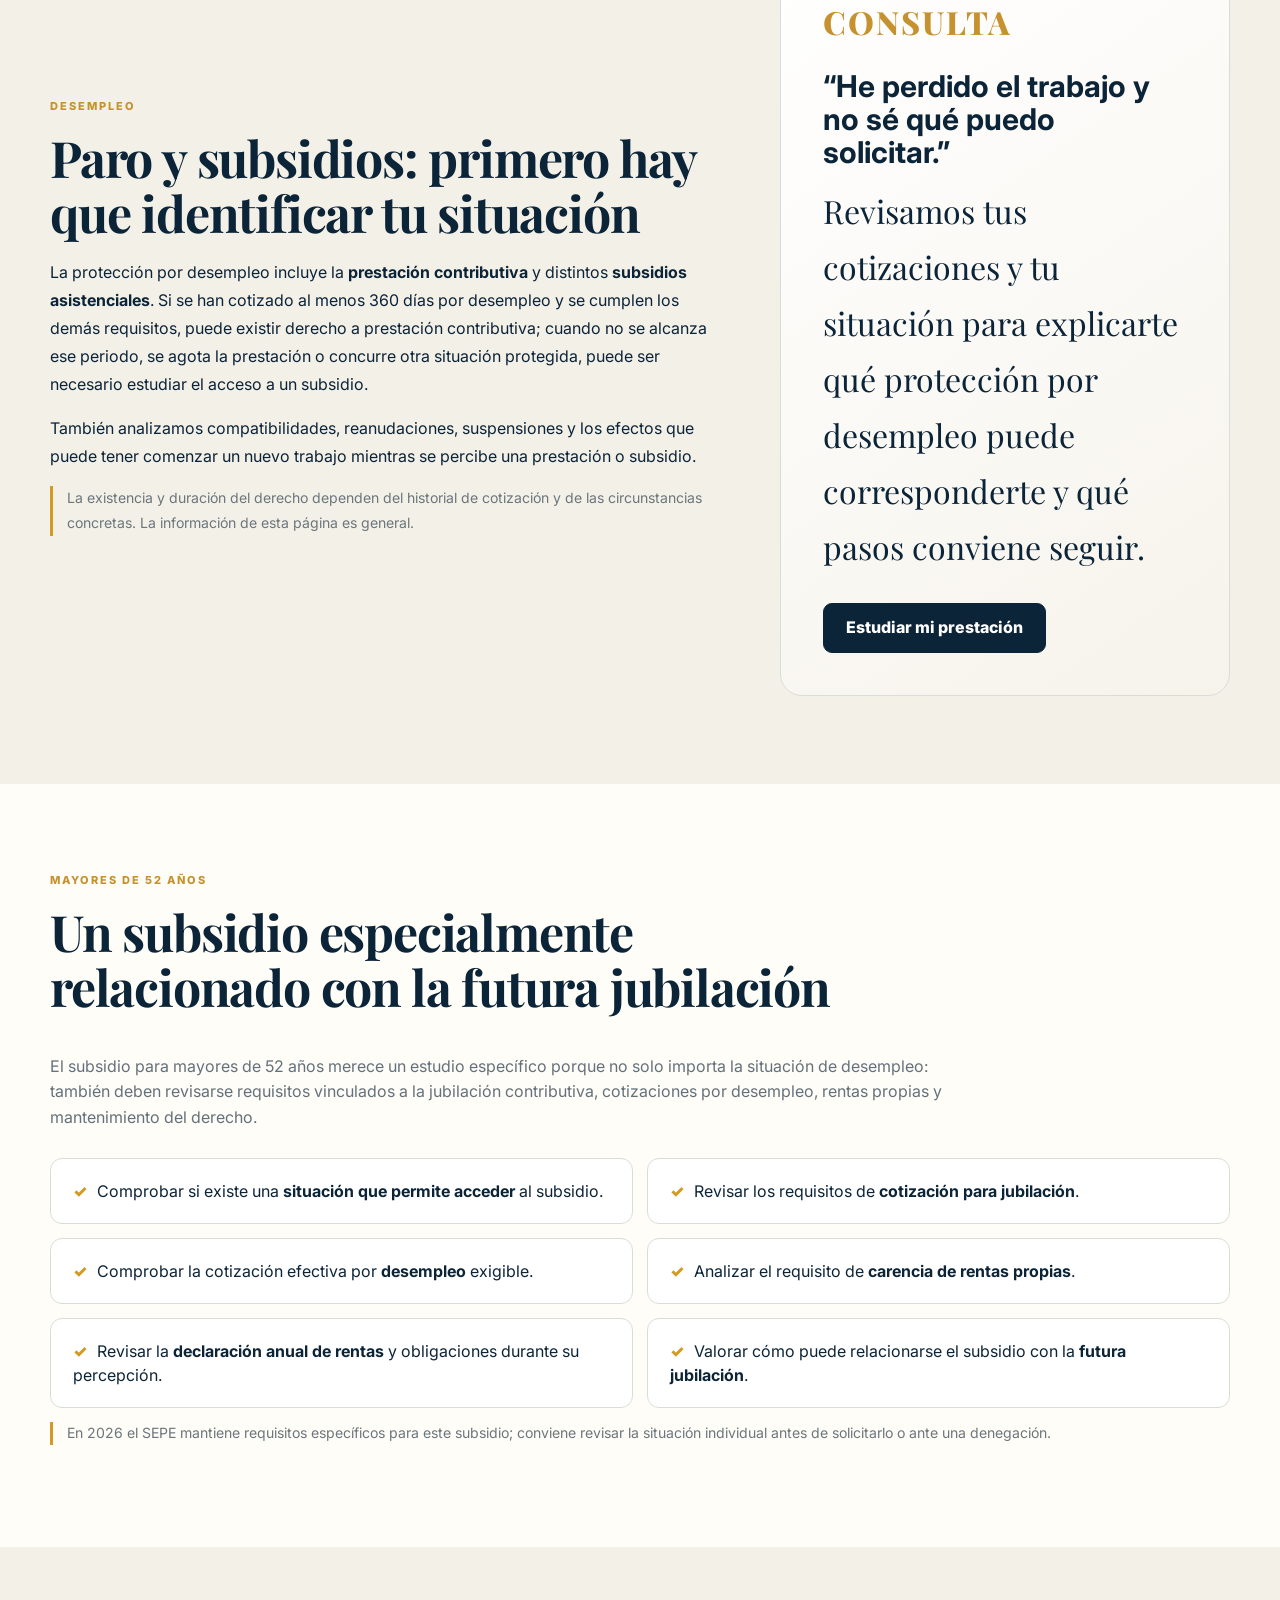
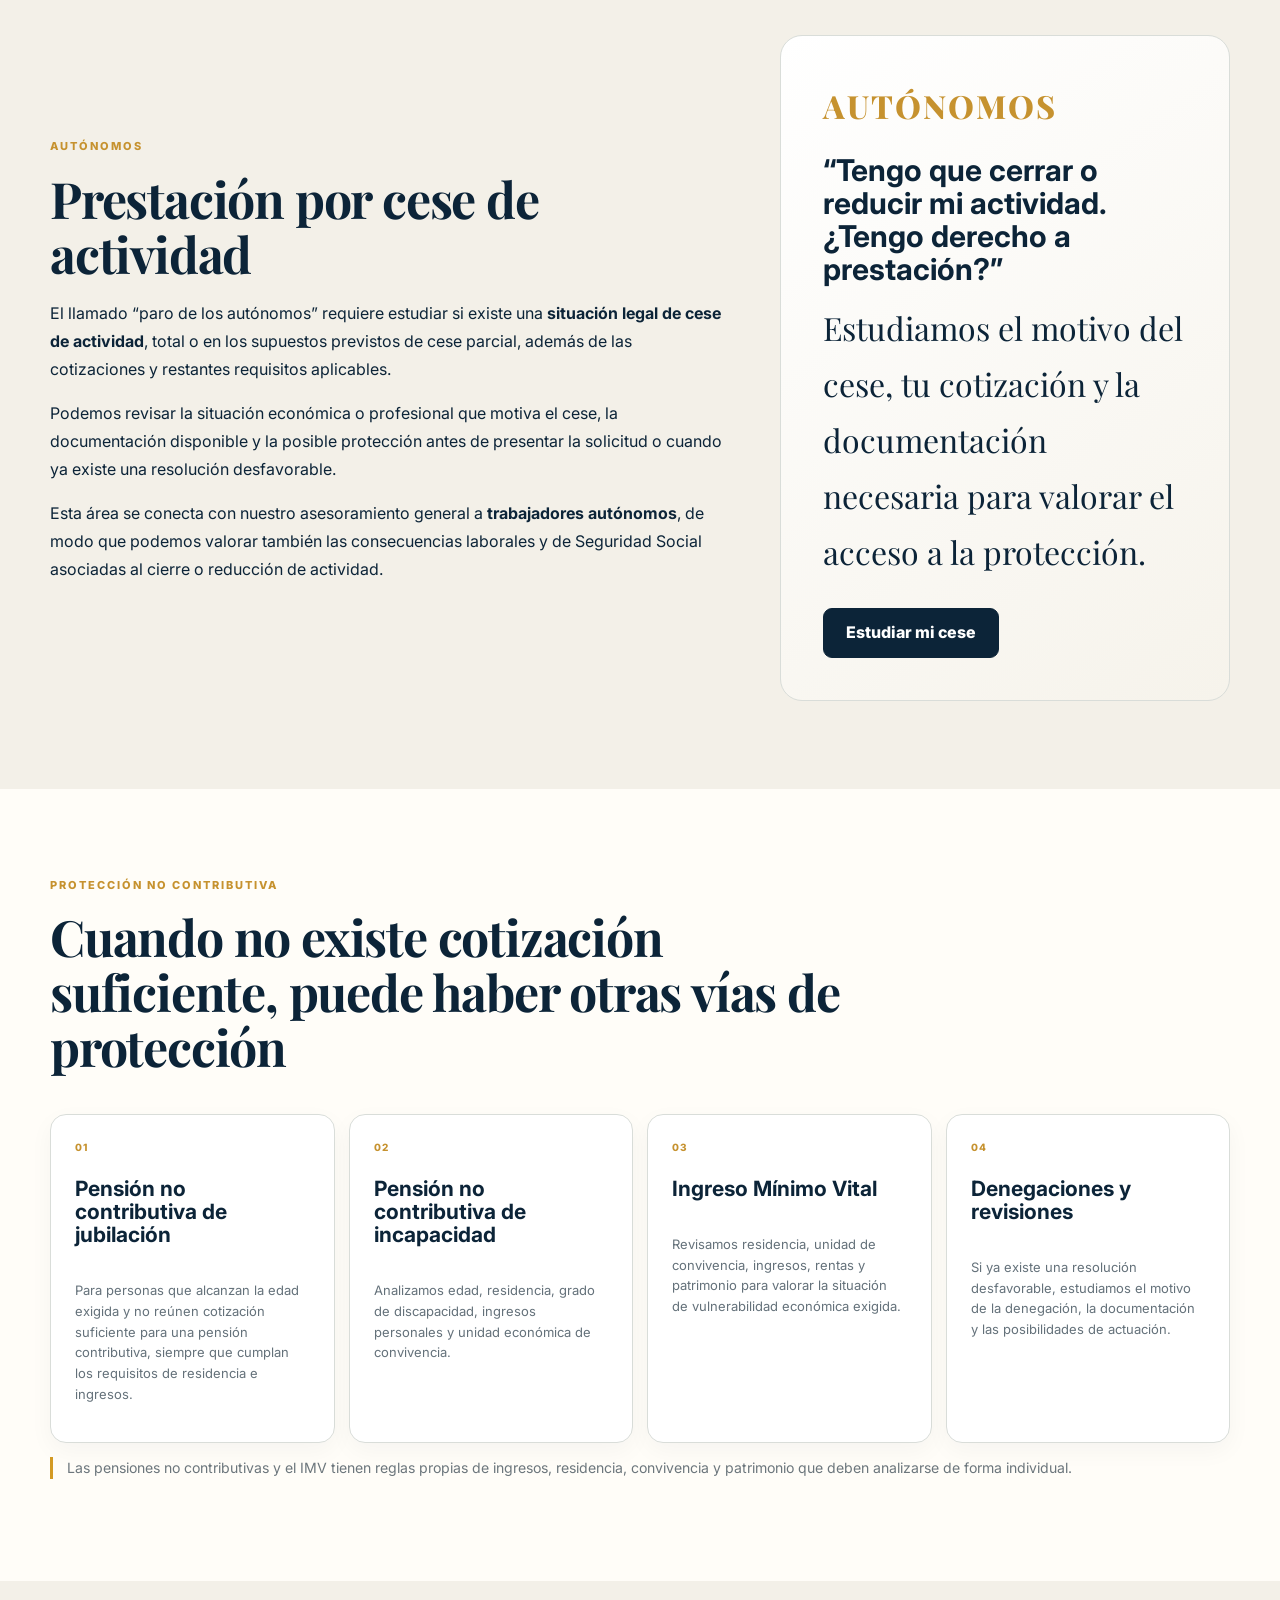
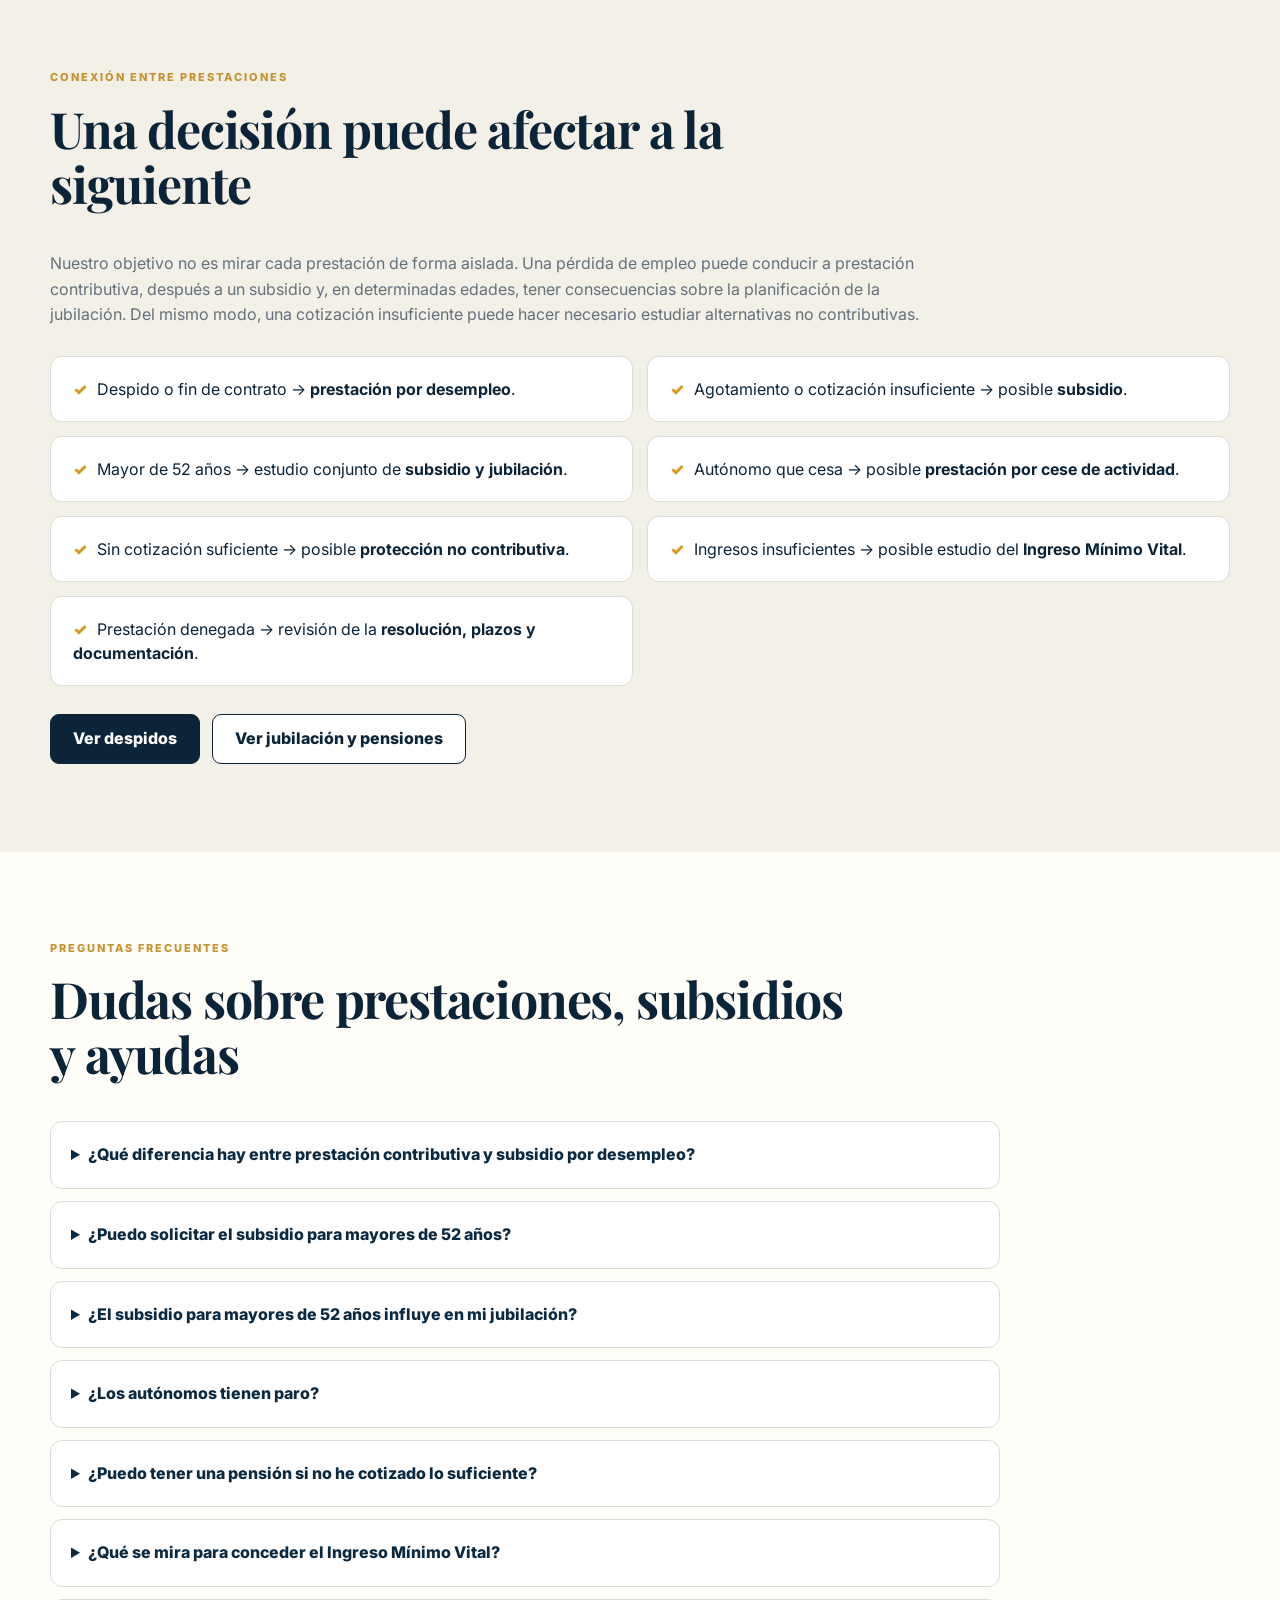
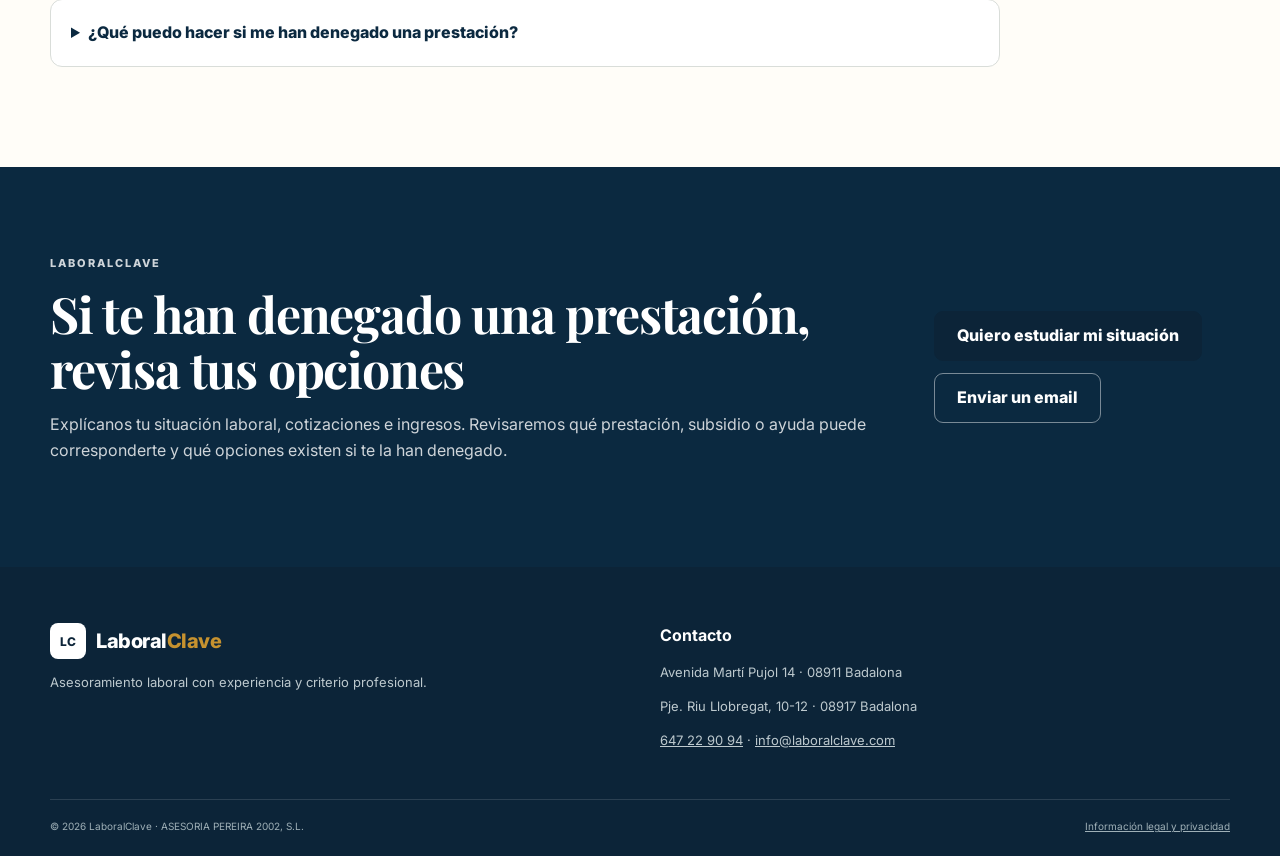
<file: prestaciones-ayudas/index.html>
<!doctype html>
<html lang="es">
<head>
  <meta charset="utf-8">
  <meta name="viewport" content="width=device-width, initial-scale=1">
  <title>Prestaciones, subsidios y ayudas | LaboralClave</title>
  <meta name="description" content="Prestaciones, subsidios y ayudas de Seguridad Social: desempleo, mayores de 52 años, cese de actividad, pensiones no contributivas e IMV. Estudiamos tu caso y las opciones ante una denegación.">
  <meta name="robots" content="index, follow, max-image-preview:large">
  <link rel="canonical" href="https://www.laboralclave.com/prestaciones-ayudas/">
  <meta property="og:type" content="website"><meta property="og:locale" content="es_ES"><meta property="og:site_name" content="LaboralClave">
  <meta property="og:title" content="Prestaciones, subsidios y ayudas | LaboralClave">
  <meta property="og:description" content="Estudiamos cotizaciones, edad, ingresos y situación personal para valorar prestaciones, subsidios y ayudas y actuar ante denegaciones.">
  <meta property="og:url" content="https://www.laboralclave.com/prestaciones-ayudas/">
  <meta name="twitter:card" content="summary_large_image">
  <link rel="preconnect" href="https://fonts.googleapis.com">
  <link rel="preconnect" href="https://fonts.gstatic.com" crossorigin>
  <link href="https://fonts.googleapis.com/css2?family=Inter:wght@400;500;600;700;800&family=Playfair+Display:wght@700&display=swap" rel="stylesheet">
  <link rel="stylesheet" href="../styles.css">
  <script type="application/ld+json">{"@context":"https://schema.org","@type":"Service","name":"Asesoramiento en prestaciones, subsidios y ayudas","provider":{"@type":"Organization","name":"LaboralClave","url":"https://www.laboralclave.com/"},"areaServed":"ES","url":"https://www.laboralclave.com/prestaciones-ayudas/","description":"Asesoramiento profesional sobre prestaciones por desempleo, subsidios, cese de actividad, pensiones no contributivas e Ingreso Mínimo Vital."}</script>
</head>
<body>
<header class="site-header"><div class="wrap nav"><a class="brand" href="../" aria-label="LaboralClave, inicio"><span class="brand-mark">LC</span><span>Laboral<span>Clave</span></span></a><button class="menu-toggle" aria-expanded="false" aria-controls="main-nav">Menú</button><nav id="main-nav" class="main-nav" aria-label="Navegación principal"><a href="../#servicios">Servicios</a><a href="../#actualidad">Actualidad laboral</a><a href="../#sobre-mi">Sobre mí</a><a href="../#cumplimiento">Legal</a><a href="../#contacto">Contacto</a></nav><a class="header-email" href="mailto:info@laboralclave.com">info@laboralclave.com</a><a class="btn btn-small desktop-cta" href="../#contacto">Solicitar consulta</a></div></header>

<main>
<section class="service-hero"><div class="wrap service-hero-grid"><div><p class="eyebrow">Prestaciones, subsidios y ayudas</p><h1>Prestaciones, subsidios y ayudas: ¿qué puedes solicitar?</h1><p class="hero-lead">Estudiamos tus cotizaciones, situación laboral, edad, ingresos y circunstancias personales para valorar qué prestación puede corresponderte y cómo actuar si te la han denegado.</p><div class="hero-actions"><a class="btn" href="../#contacto">Quiero estudiar mi situación</a><a class="btn btn-secondary" href="#prestaciones">¿Qué analizamos?</a></div><p class="service-note">Atención presencial en Badalona y consultas a distancia para toda España.</p></div><aside class="service-summary"><span class="service-kicker">Alex Pereira</span><h2>Graduado Social</h2><p>Más de 30 años de experiencia en Seguridad Social, prestaciones y asesoramiento laboral.</p><ul><li>Desempleo y subsidios</li><li>Subsidio mayores de 52 años</li><li>Cese de actividad de autónomos</li><li>PNC e Ingreso Mínimo Vital</li></ul><a href="tel:+34647229094">647 22 90 94</a><br><a href="mailto:info@laboralclave.com">info@laboralclave.com</a></aside></div></section>

<section class="section" id="prestaciones"><div class="wrap"><div class="section-heading"><p class="eyebrow">¿Qué analizamos?</p><h2>Cada prestación tiene sus propios requisitos</h2></div><p class="section-text service-intro">No basta con saber el nombre de una ayuda. Para orientar correctamente un caso hay que revisar la situación que origina el derecho, las cotizaciones, la edad, los ingresos, la unidad familiar o de convivencia y los plazos aplicables.</p><div class="cards service-cards"><article class="card"><span class="card-no">01</span><h3>Desempleo y subsidios</h3><p>Prestación contributiva, subsidios tras agotar el paro, cotización insuficiente y otras situaciones protegidas por desempleo.</p></article><article class="card"><span class="card-no">02</span><h3>Mayores de 52 años</h3><p>Revisamos cotizaciones para jubilación y desempleo, situación de acceso, rentas propias, mantenimiento del subsidio y efectos sobre la futura jubilación.</p><p><a class="text-link" href="subsidio-mayores-52/">Ver información sobre el subsidio para mayores de 52 años →</a></p></article><article class="card"><span class="card-no">03</span><h3>Cese de actividad de autónomos</h3><p>Valoramos si el cese total o parcial de la actividad puede quedar protegido, las cotizaciones y la documentación necesaria para acreditar la situación.</p></article><article class="card"><span class="card-no">04</span><h3>PNC e Ingreso Mínimo Vital</h3><p>Estudiamos prestaciones no contributivas e IMV cuando los ingresos, el patrimonio, la residencia o la situación de convivencia requieren un análisis específico.</p></article></div></div></section>

<section class="section section-soft"><div class="wrap service-two-col"><div><p class="eyebrow">Desempleo</p><h2>Paro y subsidios: primero hay que identificar tu situación</h2><p>La protección por desempleo incluye la <strong>prestación contributiva</strong> y distintos <strong>subsidios asistenciales</strong>. Si se han cotizado al menos 360 días por desempleo y se cumplen los demás requisitos, puede existir derecho a prestación contributiva; cuando no se alcanza ese periodo, se agota la prestación o concurre otra situación protegida, puede ser necesario estudiar el acceso a un subsidio.</p><p>También analizamos compatibilidades, reanudaciones, suspensiones y los efectos que puede tener comenzar un nuevo trabajo mientras se percibe una prestación o subsidio.</p><p class="service-disclaimer">La existencia y duración del derecho dependen del historial de cotización y de las circunstancias concretas. La información de esta página es general.</p></div><div class="quote-card service-cta-card"><p class="eyebrow">Consulta</p><h3>“He perdido el trabajo y no sé qué puedo solicitar.”</h3><p>Revisamos tus cotizaciones y tu situación para explicarte qué protección por desempleo puede corresponderte y qué pasos conviene seguir.</p><a class="btn" href="../#contacto">Estudiar mi prestación</a></div></div></section>

<section class="section"><div class="wrap"><div class="section-heading"><p class="eyebrow">Mayores de 52 años</p><h2>Un subsidio especialmente relacionado con la futura jubilación</h2></div><p class="section-text service-intro">El subsidio para mayores de 52 años merece un estudio específico porque no solo importa la situación de desempleo: también deben revisarse requisitos vinculados a la jubilación contributiva, cotizaciones por desempleo, rentas propias y mantenimiento del derecho.</p><div class="service-check-grid"><div>Comprobar si existe una <strong>situación que permite acceder</strong> al subsidio.</div><div>Revisar los requisitos de <strong>cotización para jubilación</strong>.</div><div>Comprobar la cotización efectiva por <strong>desempleo</strong> exigible.</div><div>Analizar el requisito de <strong>carencia de rentas propias</strong>.</div><div>Revisar la <strong>declaración anual de rentas</strong> y obligaciones durante su percepción.</div><div>Valorar cómo puede relacionarse el subsidio con la <strong>futura jubilación</strong>.</div></div><p class="service-disclaimer">En 2026 el SEPE mantiene requisitos específicos para este subsidio; conviene revisar la situación individual antes de solicitarlo o ante una denegación.</p></div></section>

<section class="section section-soft"><div class="wrap service-two-col"><div><p class="eyebrow">Autónomos</p><h2>Prestación por cese de actividad</h2><p>El llamado “paro de los autónomos” requiere estudiar si existe una <strong>situación legal de cese de actividad</strong>, total o en los supuestos previstos de cese parcial, además de las cotizaciones y restantes requisitos aplicables.</p><p>Podemos revisar la situación económica o profesional que motiva el cese, la documentación disponible y la posible protección antes de presentar la solicitud o cuando ya existe una resolución desfavorable.</p><p>Esta área se conecta con nuestro asesoramiento general a <strong>trabajadores autónomos</strong>, de modo que podemos valorar también las consecuencias laborales y de Seguridad Social asociadas al cierre o reducción de actividad.</p></div><div class="quote-card service-cta-card"><p class="eyebrow">Autónomos</p><h3>“Tengo que cerrar o reducir mi actividad. ¿Tengo derecho a prestación?”</h3><p>Estudiamos el motivo del cese, tu cotización y la documentación necesaria para valorar el acceso a la protección.</p><a class="btn" href="../#contacto">Estudiar mi cese</a></div></div></section>

<section class="section"><div class="wrap"><div class="section-heading"><p class="eyebrow">Protección no contributiva</p><h2>Cuando no existe cotización suficiente, puede haber otras vías de protección</h2></div><div class="cards service-cards"><article class="card"><span class="card-no">01</span><h3>Pensión no contributiva de jubilación</h3><p>Para personas que alcanzan la edad exigida y no reúnen cotización suficiente para una pensión contributiva, siempre que cumplan los requisitos de residencia e ingresos.</p></article><article class="card"><span class="card-no">02</span><h3>Pensión no contributiva de incapacidad</h3><p>Analizamos edad, residencia, grado de discapacidad, ingresos personales y unidad económica de convivencia.</p></article><article class="card"><span class="card-no">03</span><h3>Ingreso Mínimo Vital</h3><p>Revisamos residencia, unidad de convivencia, ingresos, rentas y patrimonio para valorar la situación de vulnerabilidad económica exigida.</p></article><article class="card"><span class="card-no">04</span><h3>Denegaciones y revisiones</h3><p>Si ya existe una resolución desfavorable, estudiamos el motivo de la denegación, la documentación y las posibilidades de actuación.</p></article></div><p class="service-disclaimer">Las pensiones no contributivas y el IMV tienen reglas propias de ingresos, residencia, convivencia y patrimonio que deben analizarse de forma individual.</p></div></section>

<section class="section section-soft"><div class="wrap"><div class="section-heading"><p class="eyebrow">Conexión entre prestaciones</p><h2>Una decisión puede afectar a la siguiente</h2></div><p class="section-text service-intro">Nuestro objetivo no es mirar cada prestación de forma aislada. Una pérdida de empleo puede conducir a prestación contributiva, después a un subsidio y, en determinadas edades, tener consecuencias sobre la planificación de la jubilación. Del mismo modo, una cotización insuficiente puede hacer necesario estudiar alternativas no contributivas.</p><div class="service-check-grid"><div>Despido o fin de contrato → <strong>prestación por desempleo</strong>.</div><div>Agotamiento o cotización insuficiente → posible <strong>subsidio</strong>.</div><div>Mayor de 52 años → estudio conjunto de <strong>subsidio y jubilación</strong>.</div><div>Autónomo que cesa → posible <strong>prestación por cese de actividad</strong>.</div><div>Sin cotización suficiente → posible <strong>protección no contributiva</strong>.</div><div>Ingresos insuficientes → posible estudio del <strong>Ingreso Mínimo Vital</strong>.</div><div>Prestación denegada → revisión de la <strong>resolución, plazos y documentación</strong>.</div></div><div class="hero-actions" style="margin-top:28px"><a class="btn" href="../despidos/">Ver despidos</a><a class="btn btn-secondary" href="../jubilacion-pensiones/">Ver jubilación y pensiones</a></div></div></section>

<section class="section"><div class="wrap"><div class="section-heading"><p class="eyebrow">Preguntas frecuentes</p><h2>Dudas sobre prestaciones, subsidios y ayudas</h2></div><div class="faq-list"><details><summary>¿Qué diferencia hay entre prestación contributiva y subsidio por desempleo?</summary><p>La prestación contributiva depende principalmente de las cotizaciones por desempleo acumuladas y de la situación legal de desempleo. Los subsidios constituyen protección asistencial y tienen requisitos propios según la situación protegida.</p></details><details><summary>¿Puedo solicitar el subsidio para mayores de 52 años?</summary><p>No depende únicamente de haber cumplido 52 años. Deben revisarse la situación de acceso, las cotizaciones necesarias para jubilación, la cotización por desempleo, la inscripción como demandante y el requisito de rentas, entre otras condiciones.</p></details><details><summary>¿El subsidio para mayores de 52 años influye en mi jubilación?</summary><p>Es una cuestión especialmente importante porque durante su percepción existe cotización para jubilación en los términos legalmente previstos. Conviene estudiar conjuntamente el subsidio y la planificación de la futura pensión.</p></details><details><summary>¿Los autónomos tienen paro?</summary><p>Existe una prestación específica por cese de actividad para trabajadores autónomos. Su reconocimiento exige acreditar una situación protegida y cumplir los requisitos de cotización y demás condiciones aplicables.</p></details><details><summary>¿Puedo tener una pensión si no he cotizado lo suficiente?</summary><p>Puede ser necesario estudiar una pensión no contributiva de jubilación o incapacidad, según el caso. Estas prestaciones tienen requisitos propios de edad o discapacidad, residencia e ingresos.</p></details><details><summary>¿Qué se mira para conceder el Ingreso Mínimo Vital?</summary><p>Entre otros elementos, se valoran la residencia, la composición de la unidad de convivencia y la situación de vulnerabilidad económica, teniendo en cuenta ingresos, rentas y patrimonio conforme a sus reglas específicas.</p></details><details><summary>¿Qué puedo hacer si me han denegado una prestación?</summary><p>Conviene revisar la resolución, el motivo de denegación, los plazos y la documentación del expediente para determinar si procede aportar información, formular una reclamación o adoptar otra actuación.</p></details></div></div></section>

<section class="section service-final"><div class="wrap service-final-inner"><div><p class="eyebrow">LaboralClave</p><h2>Si te han denegado una prestación, revisa tus opciones</h2><p>Explícanos tu situación laboral, cotizaciones e ingresos. Revisaremos qué prestación, subsidio o ayuda puede corresponderte y qué opciones existen si te la han denegado.</p></div><div class="hero-actions"><a class="btn" href="../#contacto">Quiero estudiar mi situación</a><a class="btn btn-secondary" href="mailto:info@laboralclave.com">Enviar un email</a></div></div></section>
</main>

<footer class="site-footer"><div class="wrap footer-grid"><div><a class="brand footer-brand" href="../"><span class="brand-mark">LC</span><span>Laboral<span>Clave</span></span></a><p>Asesoramiento laboral con experiencia y criterio profesional.</p></div><div><strong>Contacto</strong><p>Avenida Martí Pujol 14 · 08911 Badalona</p><p>Pje. Riu Llobregat, 10-12 · 08917 Badalona</p><p><a href="tel:+34647229094">647 22 90 94</a> · <a href="mailto:info@laboralclave.com">info@laboralclave.com</a></p></div></div><div class="wrap legal-line"><span>© 2026 LaboralClave · ASESORIA PEREIRA 2002, S.L.</span><a href="../#cumplimiento">Información legal y privacidad</a></div></footer>
<script src="../script.js"></script>
</body>
</html>
</file>
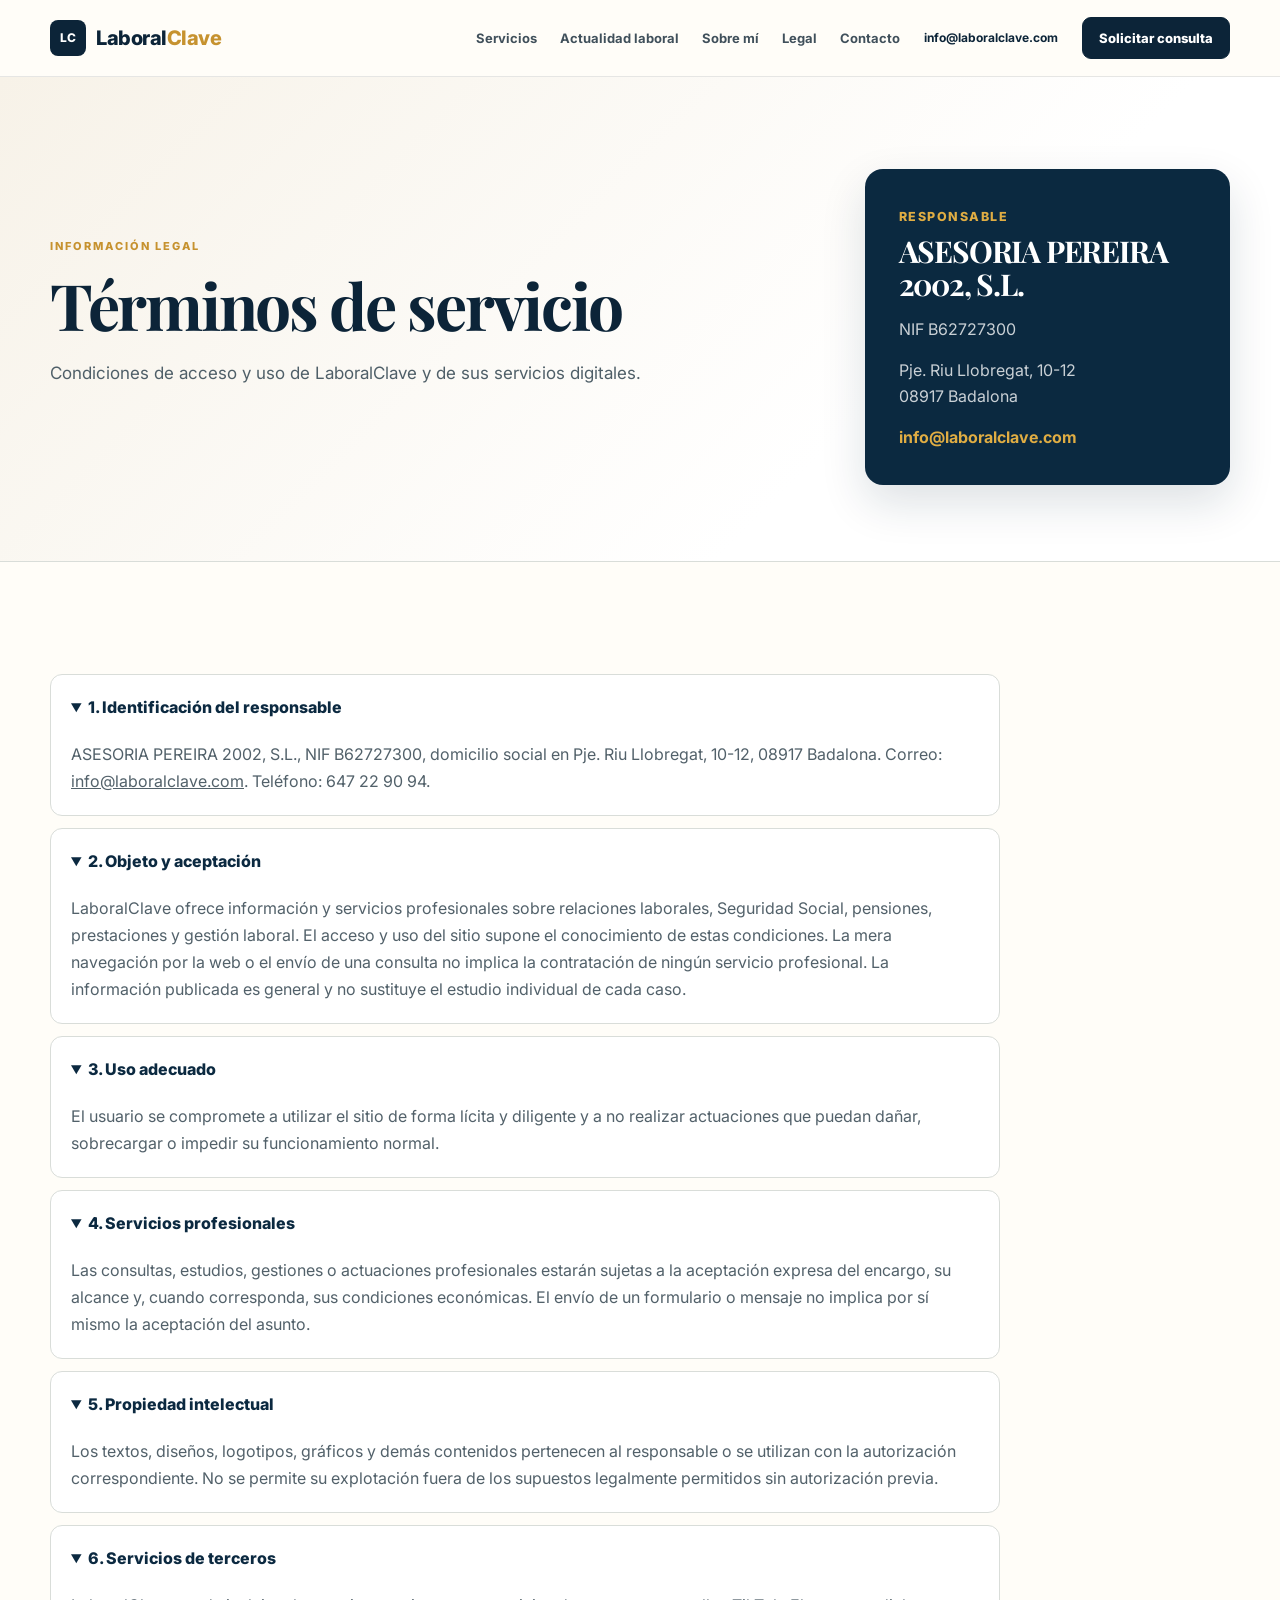
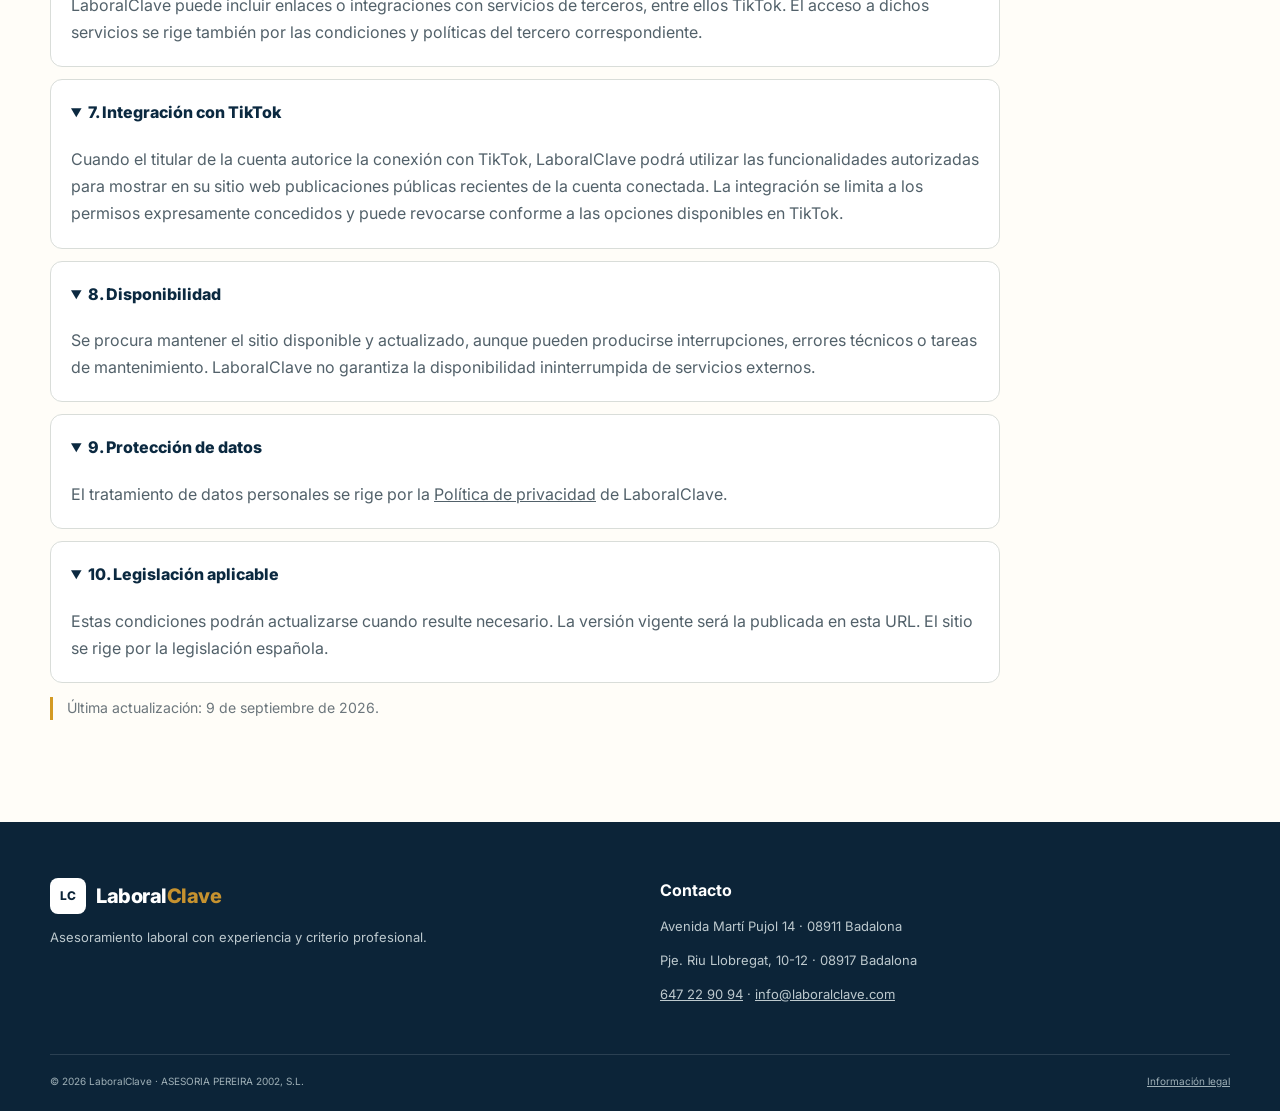
<file: terminos-servicio/index.html>
<!doctype html><html lang="es"><head><meta charset="utf-8"><meta name="viewport" content="width=device-width, initial-scale=1">
<title>Términos de servicio | LaboralClave</title><meta name="description" content="Condiciones de acceso y uso de LaboralClave y de sus servicios digitales."><meta name="robots" content="index, follow"><link rel="canonical" href="https://www.laboralclave.com/terminos-servicio/">
<link rel="preconnect" href="https://fonts.googleapis.com"><link rel="preconnect" href="https://fonts.gstatic.com" crossorigin><link href="https://fonts.googleapis.com/css2?family=Inter:wght@400;500;600;700;800&family=Playfair+Display:wght@700&display=swap" rel="stylesheet"><link rel="stylesheet" href="../styles.css"></head><body>
<header class="site-header"><div class="wrap nav"><a class="brand" href="../"><span class="brand-mark">LC</span><span>Laboral<span>Clave</span></span></a><button class="menu-toggle" aria-expanded="false" aria-controls="main-nav">Menú</button><nav id="main-nav" class="main-nav"><a href="../#servicios">Servicios</a><a href="../#actualidad">Actualidad laboral</a><a href="../#sobre-mi">Sobre mí</a><a href="../#cumplimiento">Legal</a><a href="../#contacto">Contacto</a></nav><a class="header-email" href="mailto:info@laboralclave.com">info@laboralclave.com</a><a class="btn btn-small desktop-cta" href="../#contacto">Solicitar consulta</a></div></header>
<main><section class="service-hero"><div class="wrap service-hero-grid"><div><p class="eyebrow">Información legal</p><h1>Términos de servicio</h1><p class="hero-lead">Condiciones de acceso y uso de LaboralClave y de sus servicios digitales.</p></div><aside class="service-summary"><span class="service-kicker">Responsable</span><h2>ASESORIA PEREIRA 2002, S.L.</h2><p>NIF B62727300</p><p>Pje. Riu Llobregat, 10-12<br>08917 Badalona</p><a href="mailto:info@laboralclave.com">info@laboralclave.com</a></aside></div></section>
<section class="section"><div class="wrap"><div class="faq-list"><details open><summary>1. Identificación del responsable</summary><p>ASESORIA PEREIRA 2002, S.L., NIF B62727300, domicilio social en Pje. Riu Llobregat, 10-12, 08917 Badalona. Correo: <a href="mailto:info@laboralclave.com">info@laboralclave.com</a>. Teléfono: 647 22 90 94.</p></details><details open><summary>2. Objeto y aceptación</summary><p>LaboralClave ofrece información y servicios profesionales sobre relaciones laborales, Seguridad Social, pensiones, prestaciones y gestión laboral. El acceso y uso del sitio supone el conocimiento de estas condiciones. La mera navegación por la web o el envío de una consulta no implica la contratación de ningún servicio profesional. La información publicada es general y no sustituye el estudio individual de cada caso.</p></details><details open><summary>3. Uso adecuado</summary><p>El usuario se compromete a utilizar el sitio de forma lícita y diligente y a no realizar actuaciones que puedan dañar, sobrecargar o impedir su funcionamiento normal.</p></details><details open><summary>4. Servicios profesionales</summary><p>Las consultas, estudios, gestiones o actuaciones profesionales estarán sujetas a la aceptación expresa del encargo, su alcance y, cuando corresponda, sus condiciones económicas. El envío de un formulario o mensaje no implica por sí mismo la aceptación del asunto.</p></details><details open><summary>5. Propiedad intelectual</summary><p>Los textos, diseños, logotipos, gráficos y demás contenidos pertenecen al responsable o se utilizan con la autorización correspondiente. No se permite su explotación fuera de los supuestos legalmente permitidos sin autorización previa.</p></details><details open><summary>6. Servicios de terceros</summary><p>LaboralClave puede incluir enlaces o integraciones con servicios de terceros, entre ellos TikTok. El acceso a dichos servicios se rige también por las condiciones y políticas del tercero correspondiente.</p></details><details open><summary>7. Integración con TikTok</summary><p>Cuando el titular de la cuenta autorice la conexión con TikTok, LaboralClave podrá utilizar las funcionalidades autorizadas para mostrar en su sitio web publicaciones públicas recientes de la cuenta conectada. La integración se limita a los permisos expresamente concedidos y puede revocarse conforme a las opciones disponibles en TikTok.</p></details><details open><summary>8. Disponibilidad</summary><p>Se procura mantener el sitio disponible y actualizado, aunque pueden producirse interrupciones, errores técnicos o tareas de mantenimiento. LaboralClave no garantiza la disponibilidad ininterrumpida de servicios externos.</p></details><details open><summary>9. Protección de datos</summary><p>El tratamiento de datos personales se rige por la <a href="../politica-privacidad/">Política de privacidad</a> de LaboralClave.</p></details><details open><summary>10. Legislación aplicable</summary><p>Estas condiciones podrán actualizarse cuando resulte necesario. La versión vigente será la publicada en esta URL. El sitio se rige por la legislación española.</p></details></div><p class="service-disclaimer">Última actualización: 9 de septiembre de 2026.</p></div></section></main>
<footer class="site-footer"><div class="wrap footer-grid"><div><a class="brand footer-brand" href="../"><span class="brand-mark">LC</span><span>Laboral<span>Clave</span></span></a><p>Asesoramiento laboral con experiencia y criterio profesional.</p></div><div><strong>Contacto</strong><p>Avenida Martí Pujol 14 · 08911 Badalona</p><p>Pje. Riu Llobregat, 10-12 · 08917 Badalona</p><p><a href="tel:+34647229094">647 22 90 94</a> · <a href="mailto:info@laboralclave.com">info@laboralclave.com</a></p></div></div><div class="wrap legal-line"><span>© 2026 LaboralClave · ASESORIA PEREIRA 2002, S.L.</span><a href="../#cumplimiento">Información legal</a></div></footer><script src="../script.js"></script></body></html>
</file>
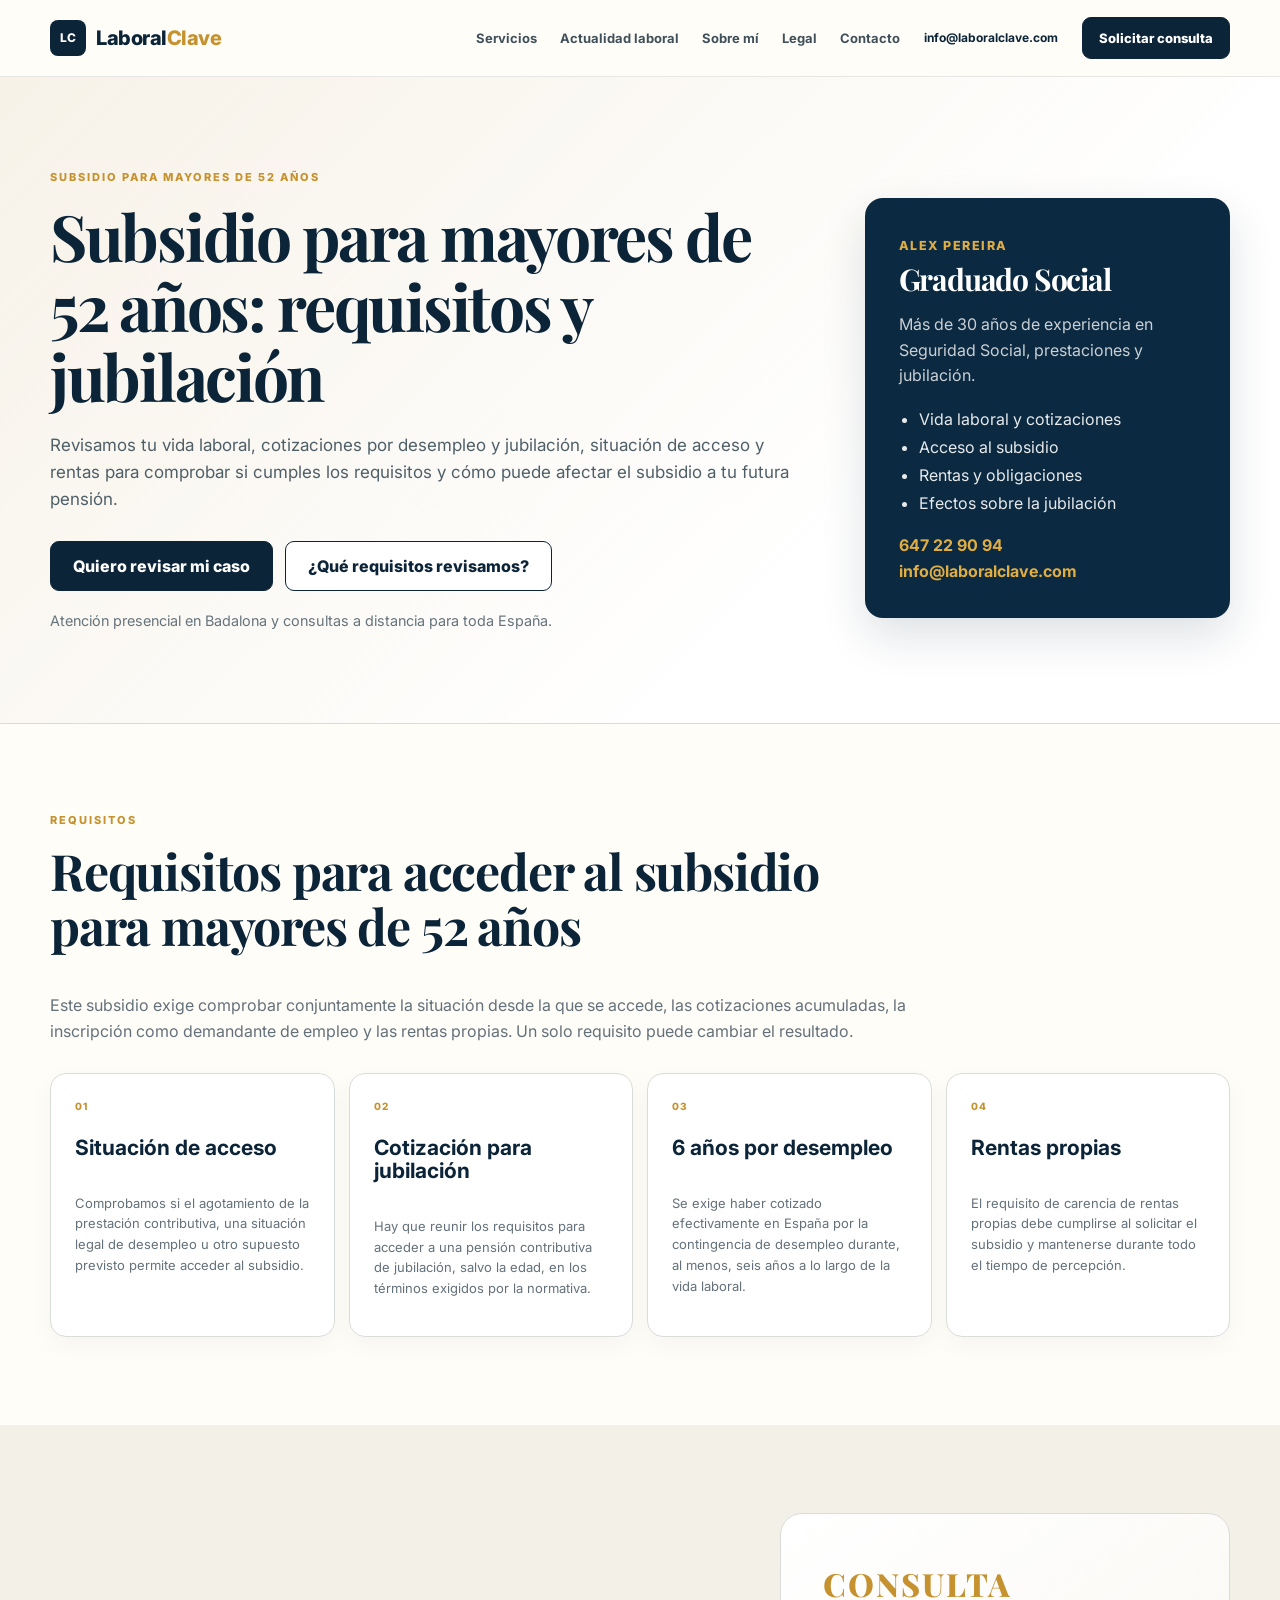
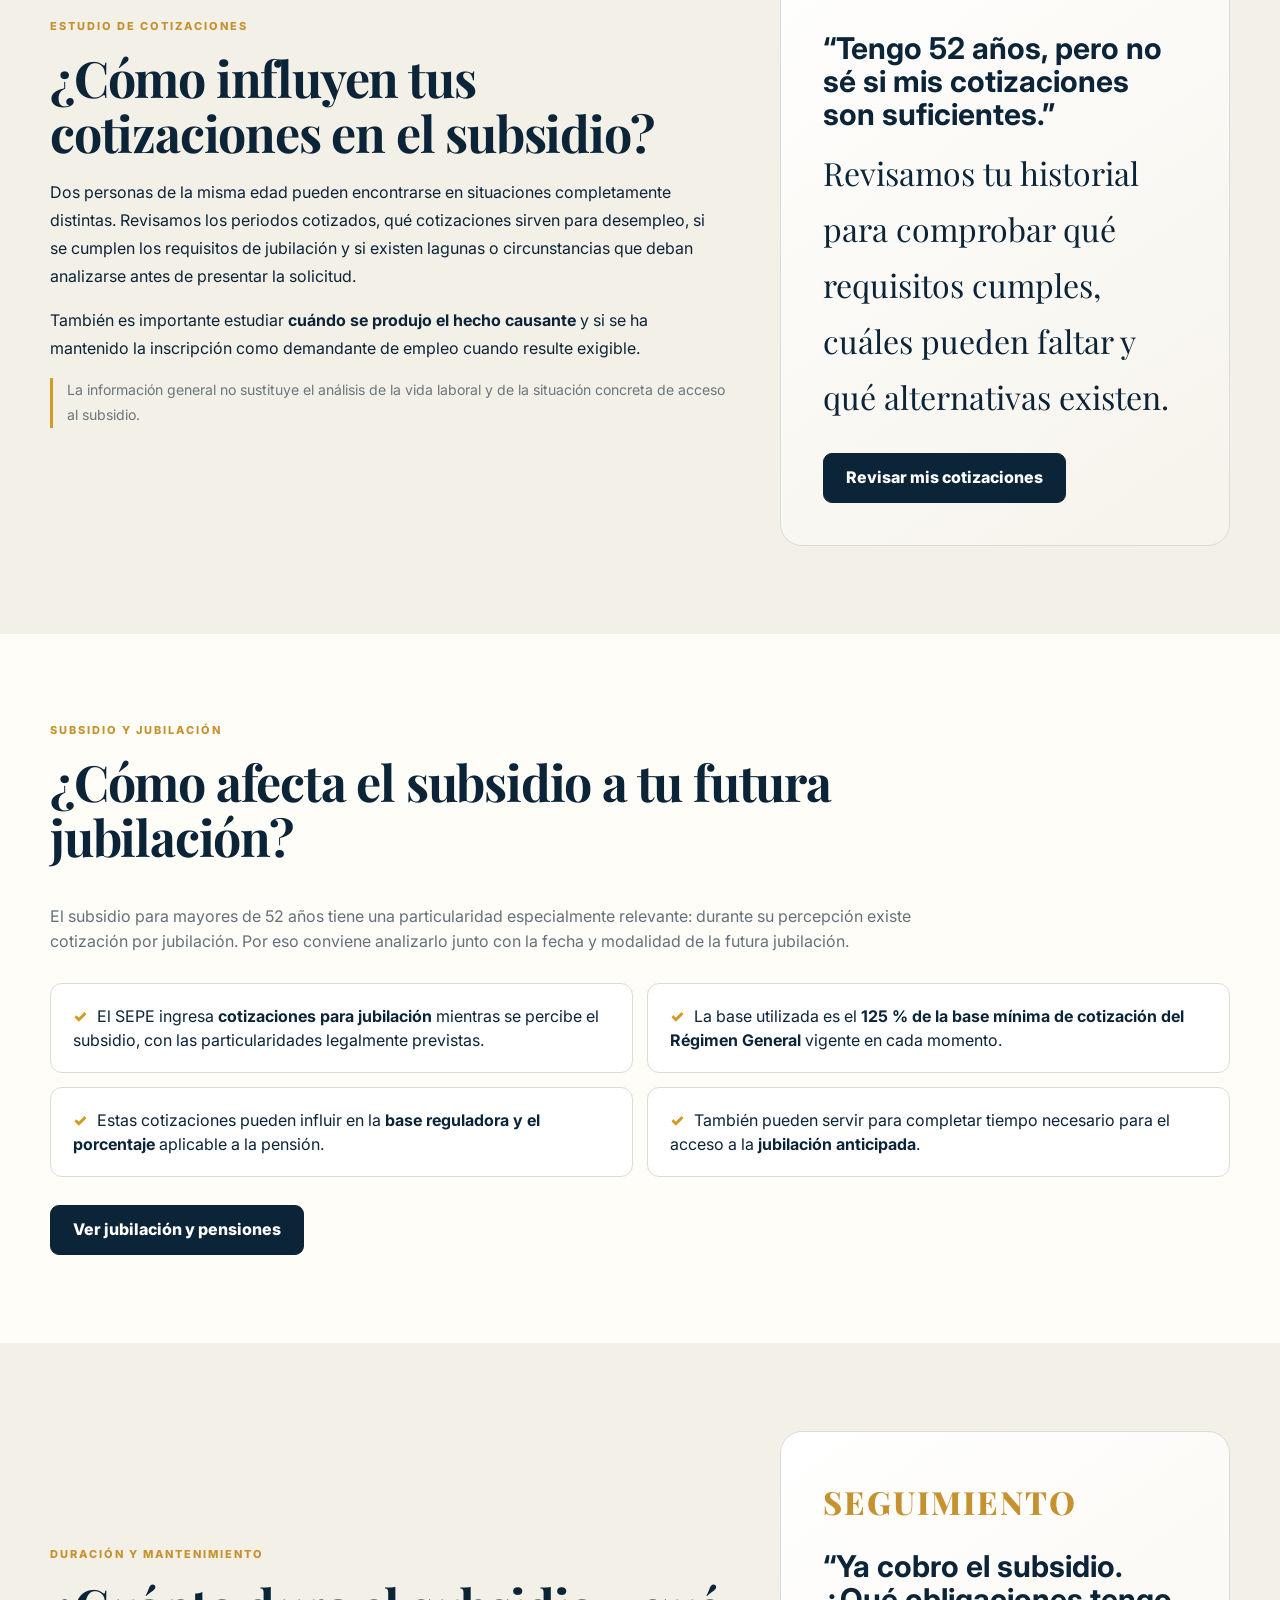
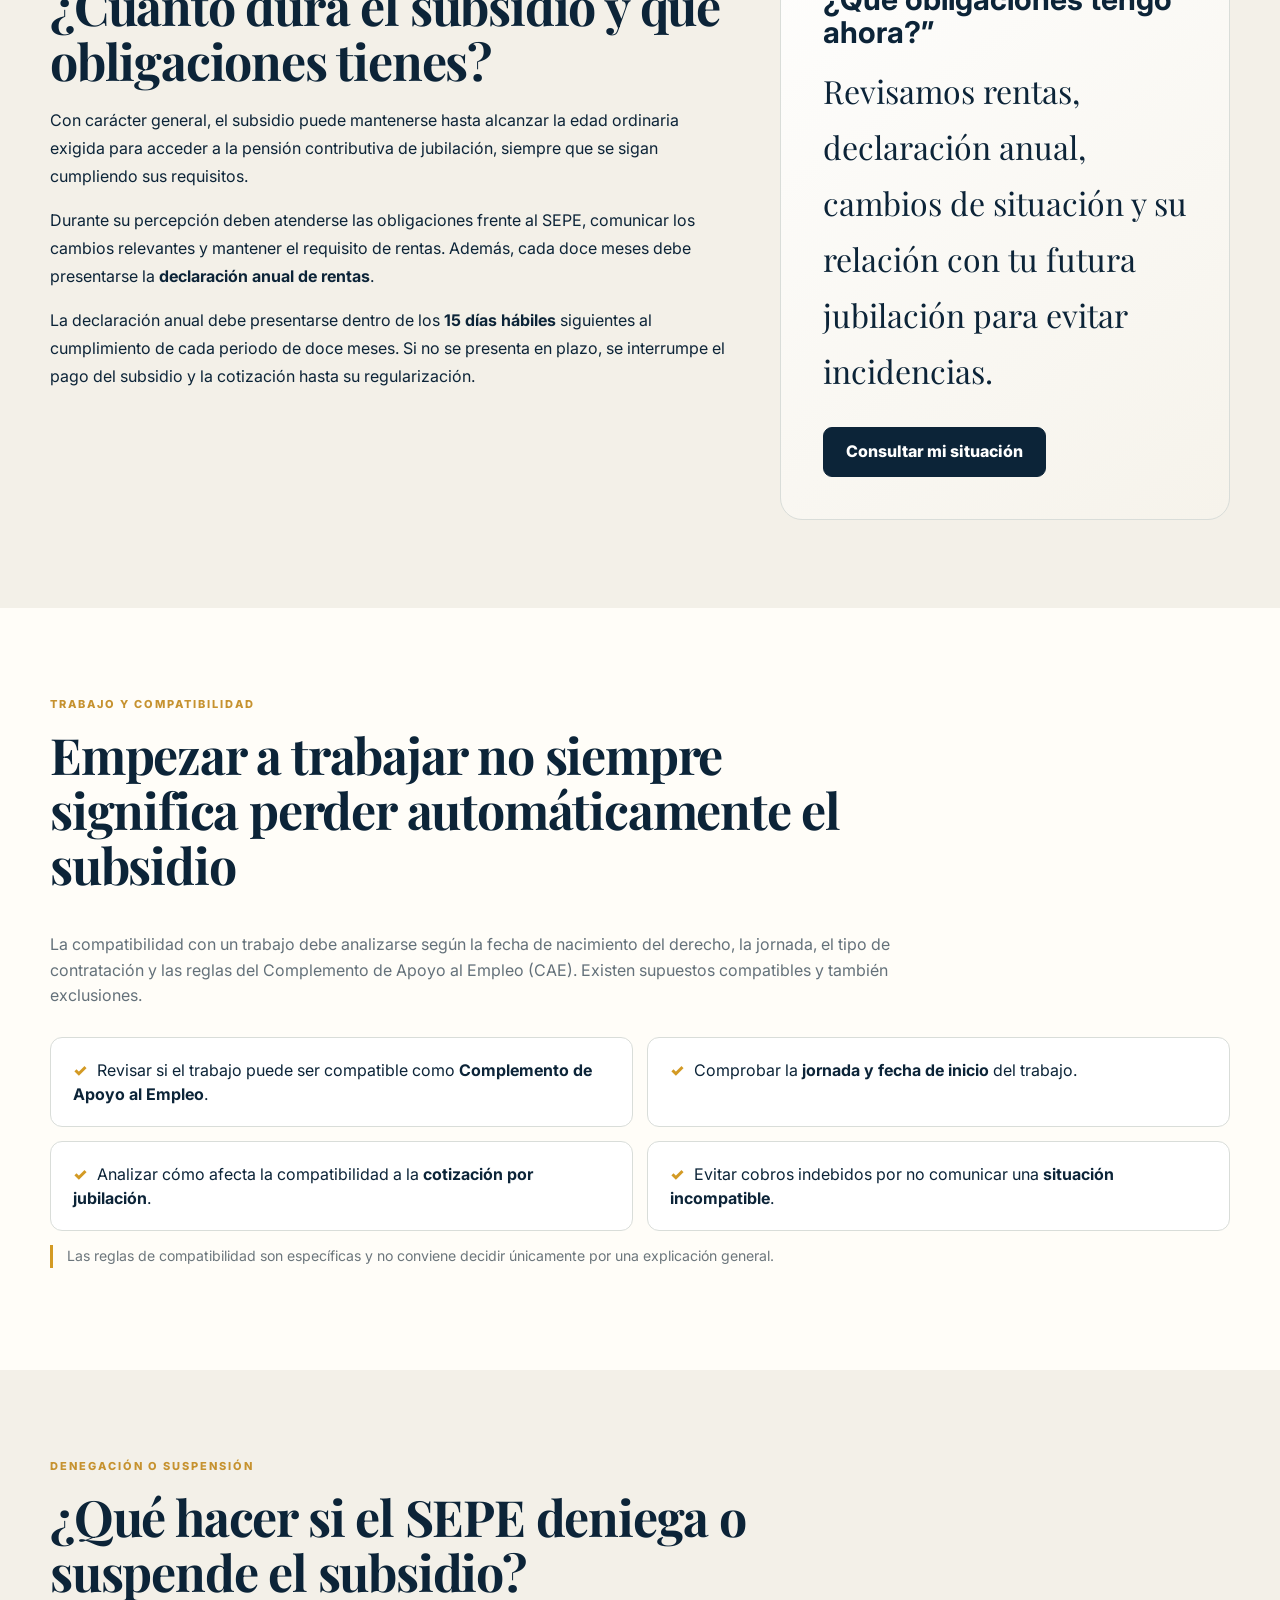
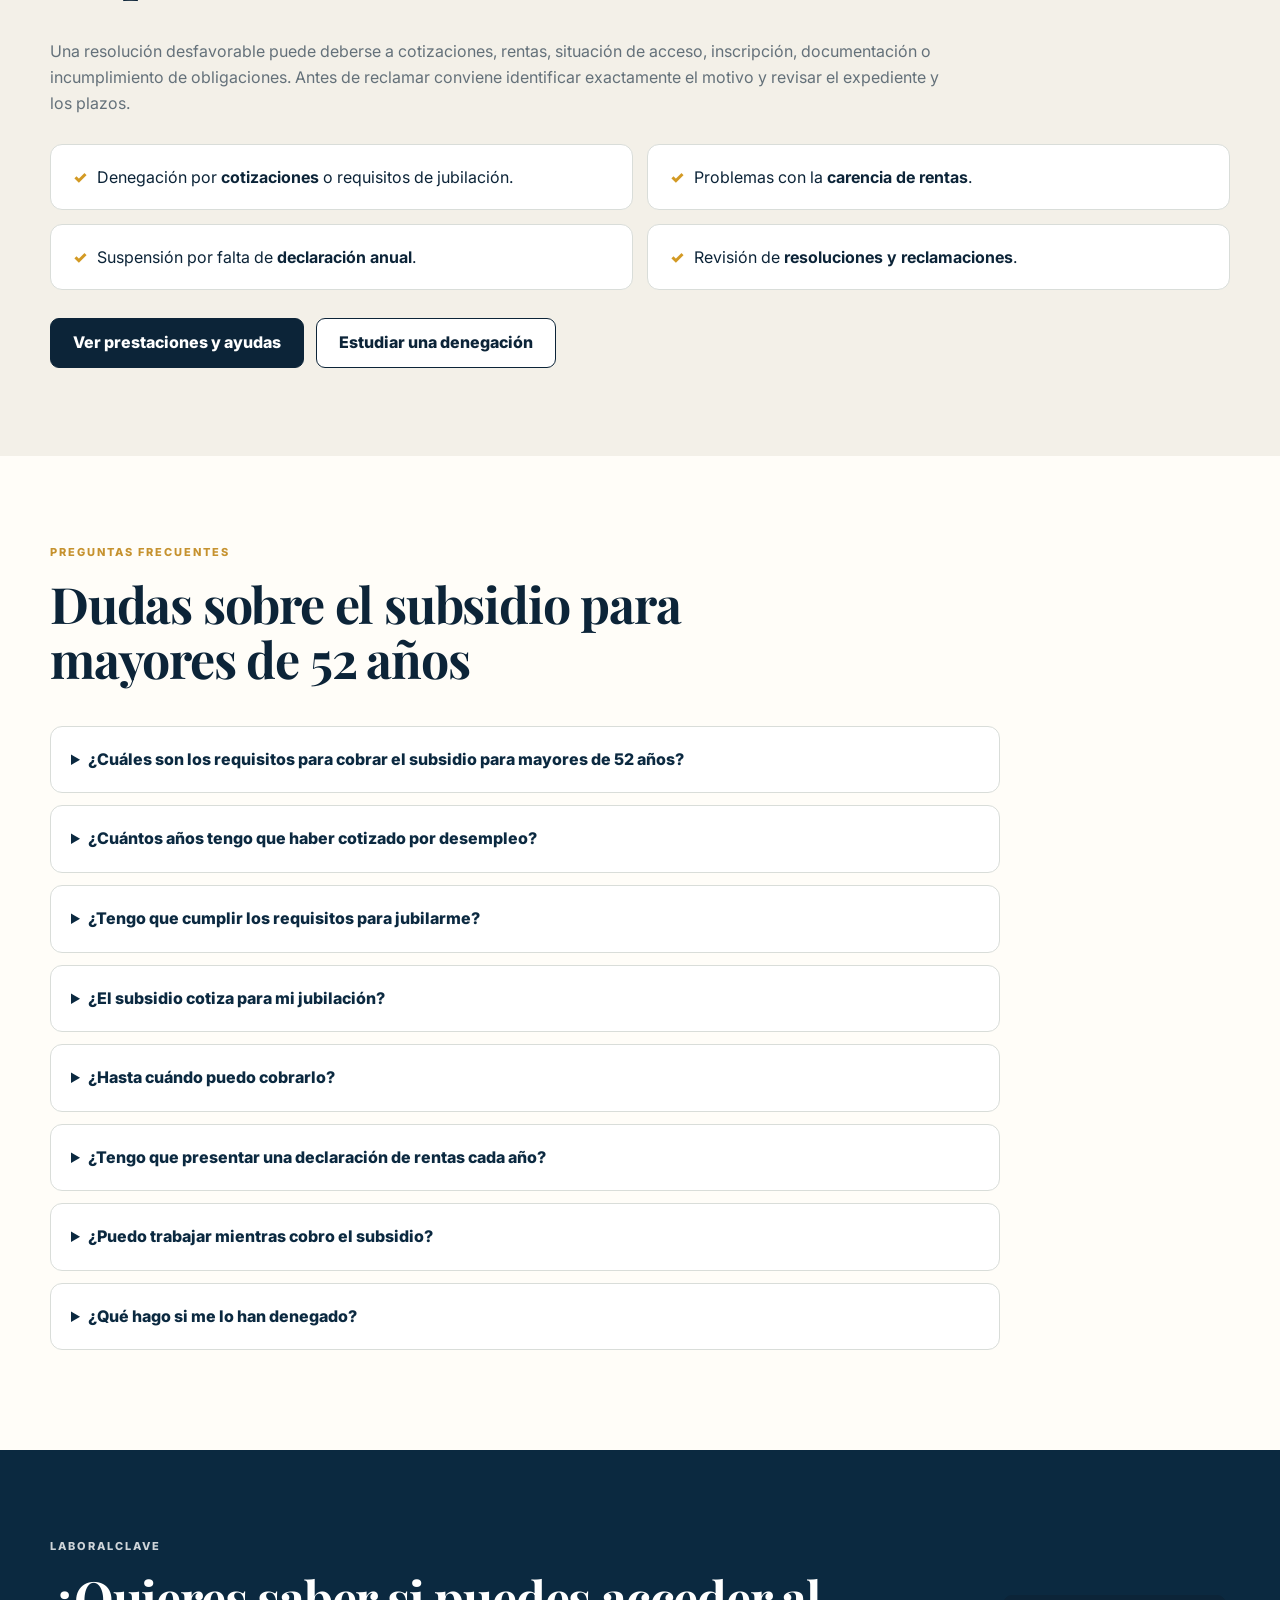
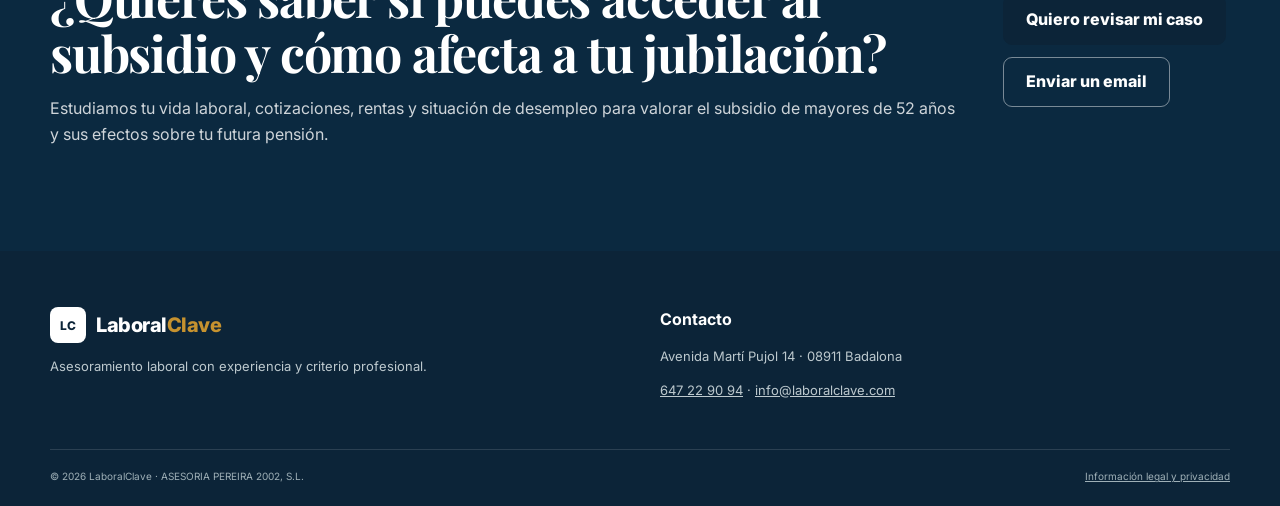
<file: prestaciones-ayudas/subsidio-mayores-52/index.html>
<!doctype html>
<html lang="es">
<head>
  <meta charset="utf-8">
  <meta name="viewport" content="width=device-width, initial-scale=1">
  <title>Subsidio para Mayores de 52 Años 2026 | LaboralClave</title>
  <meta name="description" content="Subsidio para mayores de 52 años: requisitos, cotizaciones, rentas, acceso, declaración anual y efectos sobre la jubilación. Estudiamos tu caso.">
  <meta name="robots" content="index, follow, max-image-preview:large">
  <link rel="canonical" href="https://www.laboralclave.com/prestaciones-ayudas/subsidio-mayores-52/">
  <meta property="og:type" content="website"><meta property="og:locale" content="es_ES"><meta property="og:site_name" content="LaboralClave">
  <meta property="og:title" content="Subsidio para Mayores de 52 Años 2026 | LaboralClave">
  <meta property="og:description" content="Estudiamos si cumples los requisitos del subsidio para mayores de 52 años y su efecto sobre tu futura jubilación.">
  <meta property="og:url" content="https://www.laboralclave.com/prestaciones-ayudas/subsidio-mayores-52/">
  <meta name="twitter:card" content="summary_large_image">
  <link rel="preconnect" href="https://fonts.googleapis.com"><link rel="preconnect" href="https://fonts.gstatic.com" crossorigin>
  <link href="https://fonts.googleapis.com/css2?family=Inter:wght@400;500;600;700;800&family=Playfair+Display:wght@700&display=swap" rel="stylesheet">
  <link rel="stylesheet" href="../../styles.css">
  <script type="application/ld+json">{"@context":"https://schema.org","@type":"Service","name":"Asesoramiento sobre subsidio para mayores de 52 años","provider":{"@type":"Organization","name":"LaboralClave","url":"https://www.laboralclave.com/"},"areaServed":"ES","url":"https://www.laboralclave.com/prestaciones-ayudas/subsidio-mayores-52/","description":"Estudio profesional de requisitos, cotizaciones, rentas y efectos sobre la jubilación del subsidio para mayores de 52 años."}</script>
</head>
<body>
<header class="site-header"><div class="wrap nav"><a class="brand" href="../../" aria-label="LaboralClave, inicio"><span class="brand-mark">LC</span><span>Laboral<span>Clave</span></span></a><button class="menu-toggle" aria-expanded="false" aria-controls="main-nav">Menú</button><nav id="main-nav" class="main-nav" aria-label="Navegación principal"><a href="../../#servicios">Servicios</a><a href="../../#actualidad">Actualidad laboral</a><a href="../../#sobre-mi">Sobre mí</a><a href="../../#cumplimiento">Legal</a><a href="../../#contacto">Contacto</a></nav><a class="header-email" href="mailto:info@laboralclave.com">info@laboralclave.com</a><a class="btn btn-small desktop-cta" href="../../#contacto">Solicitar consulta</a></div></header>
<main>
<section class="service-hero"><div class="wrap service-hero-grid"><div><p class="eyebrow">Subsidio para mayores de 52 años</p><h1>Subsidio para mayores de 52 años: requisitos y jubilación</h1><p class="hero-lead">Revisamos tu vida laboral, cotizaciones por desempleo y jubilación, situación de acceso y rentas para comprobar si cumples los requisitos y cómo puede afectar el subsidio a tu futura pensión.</p><div class="hero-actions"><a class="btn" href="../../#contacto">Quiero revisar mi caso</a><a class="btn btn-secondary" href="#requisitos">¿Qué requisitos revisamos?</a></div><p class="service-note">Atención presencial en Badalona y consultas a distancia para toda España.</p></div><aside class="service-summary"><span class="service-kicker">Alex Pereira</span><h2>Graduado Social</h2><p>Más de 30 años de experiencia en Seguridad Social, prestaciones y jubilación.</p><ul><li>Vida laboral y cotizaciones</li><li>Acceso al subsidio</li><li>Rentas y obligaciones</li><li>Efectos sobre la jubilación</li></ul><a href="tel:+34647229094">647 22 90 94</a><br><a href="mailto:info@laboralclave.com">info@laboralclave.com</a></aside></div></section>

<section class="section" id="requisitos"><div class="wrap"><div class="section-heading"><p class="eyebrow">Requisitos</p><h2>Requisitos para acceder al subsidio para mayores de 52 años</h2></div><p class="section-text service-intro">Este subsidio exige comprobar conjuntamente la situación desde la que se accede, las cotizaciones acumuladas, la inscripción como demandante de empleo y las rentas propias. Un solo requisito puede cambiar el resultado.</p><div class="cards service-cards"><article class="card"><span class="card-no">01</span><h3>Situación de acceso</h3><p>Comprobamos si el agotamiento de la prestación contributiva, una situación legal de desempleo u otro supuesto previsto permite acceder al subsidio.</p></article><article class="card"><span class="card-no">02</span><h3>Cotización para jubilación</h3><p>Hay que reunir los requisitos para acceder a una pensión contributiva de jubilación, salvo la edad, en los términos exigidos por la normativa.</p></article><article class="card"><span class="card-no">03</span><h3>6 años por desempleo</h3><p>Se exige haber cotizado efectivamente en España por la contingencia de desempleo durante, al menos, seis años a lo largo de la vida laboral.</p></article><article class="card"><span class="card-no">04</span><h3>Rentas propias</h3><p>El requisito de carencia de rentas propias debe cumplirse al solicitar el subsidio y mantenerse durante todo el tiempo de percepción.</p></article></div></div></section>

<section class="section section-soft"><div class="wrap service-two-col"><div><p class="eyebrow">Estudio de cotizaciones</p><h2>¿Cómo influyen tus cotizaciones en el subsidio?</h2><p>Dos personas de la misma edad pueden encontrarse en situaciones completamente distintas. Revisamos los periodos cotizados, qué cotizaciones sirven para desempleo, si se cumplen los requisitos de jubilación y si existen lagunas o circunstancias que deban analizarse antes de presentar la solicitud.</p><p>También es importante estudiar <strong>cuándo se produjo el hecho causante</strong> y si se ha mantenido la inscripción como demandante de empleo cuando resulte exigible.</p><p class="service-disclaimer">La información general no sustituye el análisis de la vida laboral y de la situación concreta de acceso al subsidio.</p></div><div class="quote-card service-cta-card"><p class="eyebrow">Consulta</p><h3>“Tengo 52 años, pero no sé si mis cotizaciones son suficientes.”</h3><p>Revisamos tu historial para comprobar qué requisitos cumples, cuáles pueden faltar y qué alternativas existen.</p><a class="btn" href="../../#contacto">Revisar mis cotizaciones</a></div></div></section>

<section class="section"><div class="wrap"><div class="section-heading"><p class="eyebrow">Subsidio y jubilación</p><h2>¿Cómo afecta el subsidio a tu futura jubilación?</h2></div><p class="section-text service-intro">El subsidio para mayores de 52 años tiene una particularidad especialmente relevante: durante su percepción existe cotización por jubilación. Por eso conviene analizarlo junto con la fecha y modalidad de la futura jubilación.</p><div class="service-check-grid"><div>El SEPE ingresa <strong>cotizaciones para jubilación</strong> mientras se percibe el subsidio, con las particularidades legalmente previstas.</div><div>La base utilizada es el <strong>125 % de la base mínima de cotización del Régimen General</strong> vigente en cada momento.</div><div>Estas cotizaciones pueden influir en la <strong>base reguladora y el porcentaje</strong> aplicable a la pensión.</div><div>También pueden servir para completar tiempo necesario para el acceso a la <strong>jubilación anticipada</strong>.</div></div><div class="hero-actions" style="margin-top:28px"><a class="btn" href="../../jubilacion-pensiones/">Ver jubilación y pensiones</a></div></div></section>

<section class="section section-soft"><div class="wrap service-two-col"><div><p class="eyebrow">Duración y mantenimiento</p><h2>¿Cuánto dura el subsidio y qué obligaciones tienes?</h2><p>Con carácter general, el subsidio puede mantenerse hasta alcanzar la edad ordinaria exigida para acceder a la pensión contributiva de jubilación, siempre que se sigan cumpliendo sus requisitos.</p><p>Durante su percepción deben atenderse las obligaciones frente al SEPE, comunicar los cambios relevantes y mantener el requisito de rentas. Además, cada doce meses debe presentarse la <strong>declaración anual de rentas</strong>.</p><p>La declaración anual debe presentarse dentro de los <strong>15 días hábiles</strong> siguientes al cumplimiento de cada periodo de doce meses. Si no se presenta en plazo, se interrumpe el pago del subsidio y la cotización hasta su regularización.</p></div><div class="quote-card service-cta-card"><p class="eyebrow">Seguimiento</p><h3>“Ya cobro el subsidio. ¿Qué obligaciones tengo ahora?”</h3><p>Revisamos rentas, declaración anual, cambios de situación y su relación con tu futura jubilación para evitar incidencias.</p><a class="btn" href="../../#contacto">Consultar mi situación</a></div></div></section>

<section class="section"><div class="wrap"><div class="section-heading"><p class="eyebrow">Trabajo y compatibilidad</p><h2>Empezar a trabajar no siempre significa perder automáticamente el subsidio</h2></div><p class="section-text service-intro">La compatibilidad con un trabajo debe analizarse según la fecha de nacimiento del derecho, la jornada, el tipo de contratación y las reglas del Complemento de Apoyo al Empleo (CAE). Existen supuestos compatibles y también exclusiones.</p><div class="service-check-grid"><div>Revisar si el trabajo puede ser compatible como <strong>Complemento de Apoyo al Empleo</strong>.</div><div>Comprobar la <strong>jornada y fecha de inicio</strong> del trabajo.</div><div>Analizar cómo afecta la compatibilidad a la <strong>cotización por jubilación</strong>.</div><div>Evitar cobros indebidos por no comunicar una <strong>situación incompatible</strong>.</div></div><p class="service-disclaimer">Las reglas de compatibilidad son específicas y no conviene decidir únicamente por una explicación general.</p></div></section>

<section class="section section-soft"><div class="wrap"><div class="section-heading"><p class="eyebrow">Denegación o suspensión</p><h2>¿Qué hacer si el SEPE deniega o suspende el subsidio?</h2></div><p class="section-text service-intro">Una resolución desfavorable puede deberse a cotizaciones, rentas, situación de acceso, inscripción, documentación o incumplimiento de obligaciones. Antes de reclamar conviene identificar exactamente el motivo y revisar el expediente y los plazos.</p><div class="service-check-grid"><div>Denegación por <strong>cotizaciones</strong> o requisitos de jubilación.</div><div>Problemas con la <strong>carencia de rentas</strong>.</div><div>Suspensión por falta de <strong>declaración anual</strong>.</div><div>Revisión de <strong>resoluciones y reclamaciones</strong>.</div></div><div class="hero-actions" style="margin-top:28px"><a class="btn" href="../">Ver prestaciones y ayudas</a><a class="btn btn-secondary" href="../../#contacto">Estudiar una denegación</a></div></div></section>

<section class="section"><div class="wrap"><div class="section-heading"><p class="eyebrow">Preguntas frecuentes</p><h2>Dudas sobre el subsidio para mayores de 52 años</h2></div><div class="faq-list"><details><summary>¿Cuáles son los requisitos para cobrar el subsidio para mayores de 52 años?</summary><p>No. La edad es solo uno de los requisitos. Deben cumplirse además las condiciones de acceso, cotización, inscripción y carencia de rentas propias, entre otras.</p></details><details><summary>¿Cuántos años tengo que haber cotizado por desempleo?</summary><p>Con carácter general, se exige haber cotizado efectivamente en España por la contingencia de desempleo durante al menos seis años a lo largo de la vida laboral.</p></details><details><summary>¿Tengo que cumplir los requisitos para jubilarme?</summary><p>Debe acreditarse que se reúnen los requisitos para acceder a una pensión contributiva de jubilación, salvo el requisito de la edad, conforme a las condiciones aplicables al caso.</p></details><details><summary>¿El subsidio cotiza para mi jubilación?</summary><p>Sí. Durante su percepción el SEPE ingresa cotizaciones por jubilación y la base de cotización se determina sobre el 125 % de la base mínima del Régimen General vigente en cada momento.</p></details><details><summary>¿Hasta cuándo puedo cobrarlo?</summary><p>Con carácter general, hasta alcanzar la edad ordinaria exigida para tener derecho a la pensión contributiva de jubilación, siempre que se mantengan los requisitos.</p></details><details><summary>¿Tengo que presentar una declaración de rentas cada año?</summary><p>Sí. Debe presentarse cada doce meses desde el nacimiento del derecho o desde la última reanudación, dentro del plazo establecido por el SEPE.</p></details><details><summary>¿Puedo trabajar mientras cobro el subsidio?</summary><p>En determinados supuestos existe compatibilidad mediante el Complemento de Apoyo al Empleo, pero depende de las circunstancias del trabajo y existen exclusiones. Conviene revisarlo antes de dar por hecho que es compatible.</p></details><details><summary>¿Qué hago si me lo han denegado?</summary><p>Hay que revisar la resolución, el motivo concreto, el expediente, las cotizaciones y los plazos para determinar la actuación adecuada.</p></details></div></div></section>

<section class="section service-final"><div class="wrap service-final-inner"><div><p class="eyebrow">LaboralClave</p><h2>¿Quieres saber si puedes acceder al subsidio y cómo afecta a tu jubilación?</h2><p>Estudiamos tu vida laboral, cotizaciones, rentas y situación de desempleo para valorar el subsidio de mayores de 52 años y sus efectos sobre tu futura pensión.</p></div><div class="hero-actions"><a class="btn" href="../../#contacto">Quiero revisar mi caso</a><a class="btn btn-secondary" href="mailto:info@laboralclave.com">Enviar un email</a></div></div></section>
</main>
<footer class="site-footer"><div class="wrap footer-grid"><div><a class="brand footer-brand" href="../../"><span class="brand-mark">LC</span><span>Laboral<span>Clave</span></span></a><p>Asesoramiento laboral con experiencia y criterio profesional.</p></div><div><strong>Contacto</strong><p>Avenida Martí Pujol 14 · 08911 Badalona</p><p><a href="tel:+34647229094">647 22 90 94</a> · <a href="mailto:info@laboralclave.com">info@laboralclave.com</a></p></div></div><div class="wrap legal-line"><span>© 2026 LaboralClave · ASESORIA PEREIRA 2002, S.L.</span><a href="../../#cumplimiento">Información legal y privacidad</a></div></footer><script src="../../script.js"></script>
</body></html>
</file>
<file: styles.css>
:root{
  --ink:#0c2438;
  --ink-2:#12344d;
  --muted:#64717a;
  --cream:#f3f0e8;
  --paper:#fffdf8;
  --accent:#c6922f;
  --line:#d9ddd9;
  --white:#ffffff;
}
*{box-sizing:border-box}
html{scroll-behavior:smooth}
body{
  margin:0;
  font-family:Inter,system-ui,-apple-system,BlinkMacSystemFont,"Segoe UI",sans-serif;
  color:var(--ink);
  background:var(--paper);
  line-height:1.6;
}
img{max-width:100%;display:block}
a{color:inherit}
.wrap{width:min(1180px,calc(100% - 40px));margin:0 auto}

.site-header{
  position:sticky;top:0;z-index:50;
  background:rgba(255,253,248,.96);
  backdrop-filter:blur(14px);
  border-bottom:1px solid rgba(12,36,56,.10)
}
.nav{min-height:76px;display:flex;align-items:center;gap:24px}
.brand{display:flex;align-items:center;gap:10px;text-decoration:none;font-weight:800;font-size:20px;letter-spacing:-.5px}
.brand>span:last-child>span{color:var(--accent)}
.brand-mark{width:36px;height:36px;border-radius:8px;display:grid;place-items:center;background:var(--ink);color:#fff;font-size:12px;letter-spacing:.5px}
.main-nav{display:flex;gap:23px;margin-left:auto}
.main-nav a{text-decoration:none;font-size:13px;font-weight:700;color:#40505b}
.header-email{font-size:12px;text-decoration:none;font-weight:700}
.menu-toggle{display:none;background:none;border:0;font:inherit;font-weight:700}

.btn{
  display:inline-flex;justify-content:center;align-items:center;min-height:50px;padding:0 22px;
  border-radius:9px;background:var(--ink);color:#fff;text-decoration:none;
  font:inherit;font-weight:800;border:1px solid var(--ink);cursor:pointer;transition:.2s transform,.2s opacity
}
.btn:hover{transform:translateY(-1px);opacity:.92}
.btn-small{min-height:42px;padding:0 16px;font-size:13px}
.btn-secondary{background:#fff;color:var(--ink)}
.btn-dark{background:var(--ink);font-size:14px}

.hero{
  position:relative;overflow:hidden;padding:88px 0 78px;
  background:
    linear-gradient(90deg,rgba(246,243,235,.97) 0%,rgba(246,243,235,.89) 48%,rgba(13,44,65,.40) 100%),
    radial-gradient(circle at 82% 18%,rgba(255,255,255,.70),transparent 18%),
    linear-gradient(135deg,#edf2f4 0%,#d9e2e7 44%,#b8c7cf 100%);
}
.hero:before{
  content:"";position:absolute;inset:-30px;opacity:.24;filter:blur(10px);
  background:
    linear-gradient(90deg,transparent 7%,rgba(255,255,255,.95) 7% 11%,transparent 11% 22%,rgba(255,255,255,.75) 22% 26%,transparent 26% 100%),
    linear-gradient(0deg,transparent 28%,rgba(255,255,255,.7) 28% 33%,transparent 33% 100%),
    repeating-linear-gradient(90deg,rgba(12,36,56,.22) 0 2px,transparent 2px 145px);
  transform:scale(1.04)
}
.hero-grid{position:relative;z-index:2;display:grid;grid-template-columns:1.15fr .85fr;gap:70px;align-items:center}
.hero-copy{background:rgba(255,255,255,.92);padding:44px;border-radius:24px;box-shadow:0 30px 70px rgba(15,40,55,.17)}
.eyebrow{margin:0 0 14px;text-transform:uppercase;letter-spacing:2px;color:var(--accent);font-size:11px;font-weight:800}
h1,h2,h3,h4{margin-top:0;line-height:1.1}
h1{font-family:"Playfair Display",Georgia,serif;font-size:clamp(46px,5vw,70px);letter-spacing:-2.3px;margin-bottom:24px}
h1 span{color:var(--accent)}
h2{font-family:"Playfair Display",Georgia,serif;font-size:clamp(34px,4vw,50px);letter-spacing:-1.2px;margin-bottom:18px}
h3{font-size:21px}
h4{font-size:16px;margin-top:28px}
.hero-lead{font-size:17px;color:#4f5f68;max-width:740px;margin-bottom:28px}
.hero-actions{display:flex;gap:12px;flex-wrap:wrap}
.trust-line{display:flex;gap:18px;flex-wrap:wrap;margin-top:28px;font-size:12px;color:#596970;font-weight:700}
.trust-line b{font-size:19px;color:var(--accent);margin-right:4px}
.hero-side{display:grid;gap:18px}
.portrait-card{position:relative;width:min(370px,100%);justify-self:center}
.portrait-frame{border-radius:16px;overflow:hidden;background:#ececec;box-shadow:0 25px 60px rgba(7,32,49,.23)}
.portrait-frame img{width:100%;height:auto;max-height:430px;object-fit:contain;object-position:center}
.portrait-caption{position:absolute;left:16px;bottom:16px;background:rgba(255,255,255,.95);padding:12px 16px;border-radius:10px;box-shadow:0 10px 25px rgba(0,0,0,.12);display:flex;flex-direction:column}
.portrait-caption strong{font-size:15px}.portrait-caption span{font-size:11px;color:var(--muted)}
.hero-contact-card{display:grid;grid-template-columns:repeat(3,1fr);background:var(--ink);color:#fff;border-radius:16px;overflow:hidden;box-shadow:0 18px 45px rgba(7,32,49,.22)}
.hero-contact-card>div{padding:16px;border-right:1px solid rgba(255,255,255,.16)}
.hero-contact-card>div:last-child{border-right:0}
.hero-contact-card strong{display:block;color:#d7ae62;font-size:10px;text-transform:uppercase;letter-spacing:1px;margin-bottom:6px}
.hero-contact-card a,.hero-contact-card span{font-size:11px;text-decoration:none;color:#fff}

.section{padding:88px 0}
.section-soft{background:var(--cream)}
.section-heading{max-width:800px;margin-bottom:40px}
.section-heading>p:last-child,.section-text,.about-copy p{color:var(--muted)}
.cards{display:grid;grid-template-columns:repeat(4,1fr);gap:14px}
.card{min-height:250px;padding:24px;border:1px solid var(--line);background:#fff;border-radius:16px;display:flex;flex-direction:column;box-shadow:0 8px 25px rgba(12,36,56,.04)}
.card-no{font-size:10px;font-weight:800;color:var(--accent);letter-spacing:1.4px;margin-bottom:22px}
.card p{color:var(--muted);font-size:13px}
.card a{margin-top:auto;text-decoration:none;font-size:12px;font-weight:800;color:var(--ink)}
.social-grid,.about-grid,.contact-grid{display:grid;grid-template-columns:1fr 1fr;gap:70px;align-items:start}
.social-grid > div:first-child{padding-top:12px}
.social-grid > div:first-child .eyebrow{margin-bottom:28px}
.social-grid > div:first-child h2{margin-bottom:28px}
.social-grid > div:first-child .section-text{margin-bottom:30px;line-height:1.75}
.social-actions{display:flex;gap:14px;flex-wrap:wrap;margin-top:0}
.social-actions .btn{min-width:190px;min-height:56px;padding:16px 22px;display:inline-flex;align-items:center;justify-content:center}
.content-preview{padding:34px;border-radius:22px;background:var(--ink);color:#fff;box-shadow:0 24px 50px rgba(12,36,56,.14)}
.content-preview>p{color:#cbd3d8}
.preview-chip{display:inline-block;padding:6px 10px;border-radius:999px;background:rgba(255,255,255,.09);font-size:10px;font-weight:800;letter-spacing:1.3px;margin-bottom:18px}
.preview-intro{margin-bottom:22px}
.latest-content{display:grid;grid-template-columns:1fr 1fr;gap:14px;margin-top:22px}
.video-card{overflow:hidden;border:1px solid rgba(255,255,255,.12);border-radius:14px;background:rgba(255,255,255,.07)}
.video-card video{display:block;width:100%;aspect-ratio:16/10;object-fit:cover;background:#071b2a}
.video-card-copy{padding:14px}
.content-tag{display:block;margin-bottom:7px;color:var(--accent);font-size:9px;font-weight:800;letter-spacing:1px}
.video-card h4{margin:0 0 7px;font-size:14px;line-height:1.3;color:#fff}
.video-card p{margin:0;color:#cbd3d8;font-size:11px;line-height:1.55}
.quote-card{padding:42px;border:1px solid var(--line);border-radius:22px;background:linear-gradient(145deg,#fff,#f6f3eb)}
.quote-card p{font-family:"Playfair Display",Georgia,serif;font-size:32px;line-height:1.2;margin:0 0 20px}
.quote-card span{font-size:12px;color:var(--muted);font-weight:800}

.legal-section{background:#f7f7f4}
.legal-tabs{display:grid;grid-template-columns:repeat(4,1fr);gap:8px;margin-bottom:16px}
.legal-tab{padding:16px;border:1px solid var(--line);background:#fff;border-radius:10px;font:inherit;font-size:12px;font-weight:800;color:var(--ink);cursor:pointer}
.legal-tab.active{background:var(--ink);color:#fff;border-color:var(--ink)}
.legal-panel{display:none;background:#fff;border:1px solid var(--line);border-radius:16px;padding:34px;box-shadow:0 14px 35px rgba(12,36,56,.05)}
.legal-panel.active{display:block}
.legal-panel p,.legal-panel li{font-size:13px;color:#53626a}
.legal-panel a{color:var(--ink);font-weight:700}
.legal-panel ul{padding-left:20px}
.legal-data{display:grid;grid-template-columns:1fr 1fr;border:1px solid var(--line);border-radius:12px;overflow:hidden}
.legal-data div{display:contents}
.legal-data dt,.legal-data dd{margin:0;padding:11px 14px;border-bottom:1px solid var(--line);font-size:12px}
.legal-data dt{font-weight:800;background:#f4f5f4}
.legal-data dd{background:#fff}
.legal-data div:last-child dt,.legal-data div:last-child dd{border-bottom:0}

.contact-section{background:#edf0ef}
.contact-details{display:grid;gap:8px;margin-top:26px}
.contact-details a{text-decoration:none}
.contact-form{background:#fff;padding:30px;border-radius:20px;box-shadow:0 20px 50px rgba(12,36,56,.08)}
.contact-form label{display:block;font-size:13px;font-weight:700;margin-bottom:16px}
input,select,textarea{width:100%;margin-top:7px;border:1px solid #d4d9d8;border-radius:10px;padding:13px 14px;background:#fcfcfa;color:var(--ink);font:inherit}
textarea{resize:vertical}
.privacy-check{display:flex!important;gap:10px;align-items:flex-start;font-weight:500!important;color:#596970}
.privacy-check input{width:auto;margin-top:4px}
.privacy-check span{font-size:11px}
.form-message{margin:12px 0 0;color:var(--muted);font-size:12px}

.site-footer{background:var(--ink);color:#fff;padding:56px 0 22px}
.footer-grid{display:grid;grid-template-columns:1fr 1fr;gap:40px}
.footer-brand .brand-mark{background:#fff;color:var(--ink)}
.footer-grid p{color:#bdc9ce;max-width:460px;font-size:13px}
.footer-grid a{color:inherit}
.footer-links{display:grid;grid-template-columns:1fr 1fr;gap:11px;align-content:start}
.footer-links a{color:#d9e1e4;text-decoration:none;font-size:12px}
.legal-line{border-top:1px solid rgba(255,255,255,.13);margin-top:36px;padding-top:18px;display:flex;justify-content:space-between;gap:20px;color:#9fb0b7;font-size:10px}

.cookie-banner{
  position:fixed;left:20px;right:20px;bottom:18px;z-index:100;
  display:none;align-items:center;justify-content:space-between;gap:24px;
  padding:18px 20px;background:#fff;border:1px solid var(--line);border-radius:14px;
  box-shadow:0 20px 55px rgba(0,0,0,.18)
}
.cookie-banner.show{display:flex}
.cookie-banner strong{font-size:14px}
.cookie-banner p{margin:5px 0 0;font-size:11px;color:var(--muted);max-width:760px}
.cookie-actions{display:flex;gap:8px;align-items:center;flex-wrap:wrap}
.cookie-actions a{font-size:11px;font-weight:700}

@media (max-width:1000px){
  .cards{grid-template-columns:1fr 1fr}
  .header-email{display:none}
}
@media (max-width:900px){
  .desktop-cta{display:none}
  .menu-toggle{display:block;margin-left:auto}
  .main-nav{display:none;position:absolute;left:20px;right:20px;top:72px;background:#fff;border:1px solid var(--line);border-radius:15px;padding:18px;box-shadow:0 18px 40px rgba(12,36,56,.12);flex-direction:column;gap:14px}
  .main-nav.open{display:flex}
  .hero-grid,.social-grid,.about-grid,.contact-grid{grid-template-columns:1fr;gap:44px}
  .hero{padding-top:62px}
  .hero-side{max-width:560px;margin:0 auto;width:100%}
  .legal-tabs{grid-template-columns:1fr 1fr}
}
@media (max-width:620px){
  .wrap{width:min(100% - 28px,1180px)}
  .section{padding:66px 0}
  h1{font-size:44px;letter-spacing:-1.4px}
  h2{font-size:35px}
  .hero-copy{padding:26px 21px}
  .cards{grid-template-columns:1fr}
  .hero-contact-card{grid-template-columns:1fr}
  .hero-contact-card>div{border-right:0;border-bottom:1px solid rgba(255,255,255,.16)}
  .hero-contact-card>div:last-child{border-bottom:0}
  .legal-tabs{grid-template-columns:1fr}
  .legal-panel{padding:22px}
  .legal-data{grid-template-columns:1fr}
  .legal-data div{display:block;border-bottom:1px solid var(--line)}
  .legal-data dt,.legal-data dd{border-bottom:0}
  .preview-list{grid-template-columns:1fr}
  .footer-grid{grid-template-columns:1fr}
  .legal-line{flex-direction:column}
  .cookie-banner{flex-direction:column;align-items:flex-start}
}

.legal-section{border-top:1px solid var(--line)}
.legal-panels{margin-top:0}
.legal-panel{margin-top:14px}


/* ===== Versión 9: portada corregida, sin duplicados ===== */
.hero.hero-v9{
  position:relative;
  min-height:720px;
  padding:92px 0 82px;
  background:
    linear-gradient(90deg,rgba(250,247,239,.18) 0%,rgba(250,247,239,.09) 52%,rgba(250,247,239,.05) 100%),
    url("office-background.png") center center / cover no-repeat;
}
.hero.hero-v9::before{display:none!important}

.hero.hero-v9 .hero-grid{
  display:grid;
  grid-template-columns:1.12fr .88fr;
  gap:46px;
  align-items:center;
}

/* Texto de la izquierda: mantiene exactamente el contenido,
   con fondo claro pero suficientemente transparente para ver el despacho. */
.hero.hero-v9 .hero-copy{
  background:rgba(255,253,248,.68);
  border:1px solid rgba(255,255,255,.62);
  border-radius:22px;
  padding:42px 38px;
  box-shadow:0 18px 45px rgba(12,36,56,.10);
  backdrop-filter:blur(2px);
  -webkit-backdrop-filter:blur(2px);
}
.hero.hero-v9 .hero-copy h1{
  color:var(--ink);
  text-shadow:none;
}
.hero.hero-v9 .hero-copy h1 span{color:var(--accent)}
.hero.hero-v9 .hero-copy .hero-lead{color:#53636d}
.hero.hero-v9 .hero-copy .trust-line{color:#586872}

/* Derecha: foto + contacto, sin un recuadro exterior grande. */
.hero.hero-v9 .hero-side{
  display:grid;
  grid-template-columns:minmax(180px,.9fr) minmax(220px,1.1fr);
  gap:22px;
  align-items:center;
  background:transparent;
  border:0;
  box-shadow:none;
  padding:0;
}

.hero.hero-v9 .portrait-card{
  width:100%;
  background:transparent;
}
.hero.hero-v9 .portrait-frame{
  background:rgba(255,255,255,.48);
  border:1px solid rgba(255,255,255,.70);
  border-radius:14px;
  overflow:hidden;
  box-shadow:0 14px 34px rgba(12,36,56,.10);
}
.hero.hero-v9 .portrait-frame img{
  width:100%;
  height:auto;
  max-height:330px;
  object-fit:contain;
  object-position:center;
  background:transparent;
}
.hero.hero-v9 .portrait-caption{
  position:static;
  margin-top:10px;
  padding:0;
  background:transparent;
  box-shadow:none;
}
.hero.hero-v9 .portrait-caption strong{
  font-size:16px;
  color:#ffffff;
  text-shadow:0 2px 6px rgba(0,0,0,.55);
}

.hero.hero-v9 .portrait-caption span{
  font-size:12px;
  color:#ffffff;
  font-weight:700;
  text-shadow:0 2px 6px rgba(0,0,0,.55);
}

.hero.hero-v9 .hero-contact-card{
  display:flex;
  flex-direction:column;
  gap:0;
  background:rgba(255,253,248,.66);
  color:var(--ink);
  border:1px solid rgba(255,255,255,.62);
  border-radius:18px;
  padding:8px 18px;
  box-shadow:0 16px 38px rgba(12,36,56,.09);
  backdrop-filter:blur(2px);
  -webkit-backdrop-filter:blur(2px);
}
.hero.hero-v9 .hero-contact-card>div{
  padding:18px 0;
  border-right:0;
  border-bottom:1px solid rgba(12,36,56,.14);
}
.hero.hero-v9 .hero-contact-card>div:last-child{border-bottom:0}
.hero.hero-v9 .hero-contact-card strong{
  color:var(--accent);
  font-size:10px;
  text-transform:uppercase;
  letter-spacing:1px;
  margin-bottom:5px;
}
.hero.hero-v9 .hero-contact-card a,
.hero.hero-v9 .hero-contact-card span{
  color:var(--ink);
  font-size:13px;
  font-weight:600;
  text-decoration:none;
}

@media(max-width:980px){
  .hero.hero-v9 .hero-grid{grid-template-columns:1fr}
  .hero.hero-v9 .hero-side{
    grid-template-columns:210px 1fr;
    max-width:650px;
  }
}
@media(max-width:620px){
  .hero.hero-v9{
    min-height:auto;
    padding:64px 0 60px;
  }
  .hero.hero-v9 .hero-copy{
    padding:26px 20px;
    background:rgba(255,253,248,.78);
  }
  .hero.hero-v9 .hero-side{grid-template-columns:1fr}
  .hero.hero-v9 .portrait-card{max-width:220px;margin:0 auto}
  .hero.hero-v9 .hero-contact-card{background:rgba(255,253,248,.78)}
}

/* ===== Versión 11: fondo limpio y bien encuadrado ===== */
.hero.hero-v9{
  background:
    linear-gradient(90deg,rgba(250,247,239,.07) 0%,rgba(250,247,239,.025) 50%,rgba(250,247,239,.01) 100%),
    url("office-background.png") center center / cover no-repeat !important;
}


/* ===== Versión 12: tarjeta profesional derecha ===== */
.hero.hero-v9 .hero-contact-card.professional-card{
  padding:10px 20px 12px;
}
.hero.hero-v9 .professional-card .professional-item{
  padding:9px 0;
  border-bottom:1px solid rgba(12,36,56,.13);
}
.hero.hero-v9 .professional-card .professional-item strong{
  display:block;
  margin-bottom:4px;
}
.hero.hero-v9 .professional-card .credential{
  display:block;
  color:var(--ink);
  font-size:13px;
  font-weight:800;
  line-height:1.35;
}
.hero.hero-v9 .professional-card .social-item a{
  display:inline-block;
  color:var(--ink);
  font-size:13px;
  font-weight:700;
  text-decoration:none;
}
.hero.hero-v9 .professional-card .social-item a:hover{
  text-decoration:underline;
}
.hero.hero-v9 .professional-card .professional-address{
  padding:13px 0 3px;
  color:#64717a;
  font-size:10.5px;
  font-weight:600;
  line-height:1.4;
}
@media(max-width:620px){
  .hero.hero-v9 .professional-card{
    text-align:left;
  }
}

@media (max-width:760px){.latest-content{grid-template-columns:1fr}.video-card video{aspect-ratio:16/9}}

/* v14: miniaturas enlazadas a TikTok */
.video-thumb-link {
  position: relative;
  display: block;
  flex: 0 0 150px;
  width: 150px;
  aspect-ratio: 9 / 16;
  overflow: hidden;
  border-radius: 14px;
  background: #e9e2d7;
}
.video-thumb {
  width: 100%;
  height: 100%;
  display: block;
  object-fit: cover;
}
.play-badge {
  position: absolute;
  left: 50%;
  top: 50%;
  transform: translate(-50%, -50%);
  width: 44px;
  height: 44px;
  display: grid;
  place-items: center;
  border-radius: 50%;
  background: rgba(255,255,255,.92);
  color: #0b2940;
  box-shadow: 0 6px 18px rgba(0,0,0,.22);
  padding-left: 3px;
}
.tiktok-video-link {
  display: inline-block;
  margin-top: 8px;
  font-weight: 800;
  color: #d39a24;
  text-decoration: none;
}
.tiktok-video-link:hover,
.follow-strip a:hover { text-decoration: underline; }
.follow-strip {
  margin-top: 18px;
  padding-top: 16px;
  border-top: 1px solid rgba(255,255,255,.18);
  display: flex;
  gap: 12px;
  align-items: center;
  justify-content: space-between;
  flex-wrap: wrap;
  font-size: .9rem;
}
.follow-strip a {
  display: inline-flex;
  align-items: center;
  padding: 10px 14px;
  border: 1px solid rgba(211,154,36,.7);
  border-radius: 10px;
  color: #fff;
  text-decoration: none;
  font-weight: 800;
}
@media (max-width: 680px) {
  .video-thumb-link { flex-basis: 112px; width: 112px; }
}


/* v16: página SEO Jubilación y Pensiones */
.service-hero{padding:92px 0 76px;background:linear-gradient(135deg,#f7f2e8 0%,#fff 68%);border-bottom:1px solid var(--line)}
.service-hero-grid{display:grid;grid-template-columns:1.35fr .65fr;gap:56px;align-items:center}
.service-hero h1{max-width:850px;margin:10px 0 20px}
.service-note{margin-top:18px;font-size:.9rem;color:#66747c}
.service-summary{background:#0b2940;color:#fff;padding:34px;border-radius:18px;box-shadow:0 18px 45px rgba(11,41,64,.14)}
.service-summary h2{font-size:30px;margin:6px 0 10px;color:#fff}
.service-summary p{color:rgba(255,255,255,.78)}
.service-summary ul{padding-left:20px;line-height:1.75;color:rgba(255,255,255,.9)}
.service-summary a{color:#e0ad43;font-weight:700;text-decoration:none}
.service-kicker{font-size:.78rem;text-transform:uppercase;letter-spacing:.12em;color:#e0ad43;font-weight:800}
.service-intro{max-width:900px;margin-bottom:28px}
.service-cards .card{min-height:230px}
.service-two-col{display:grid;grid-template-columns:1.2fr .8fr;gap:54px;align-items:center}
.service-two-col p{line-height:1.75}
.service-disclaimer{font-size:.88rem;color:#6c767c;border-left:3px solid #d39a24;padding-left:14px}
.service-cta-card h3{font-size:30px;margin:8px 0 14px}
.service-cta-card .btn{margin-top:8px}
.service-check-grid{display:grid;grid-template-columns:repeat(2,1fr);gap:14px;margin-top:26px}
.service-check-grid div{background:#fff;border:1px solid var(--line);border-radius:12px;padding:20px 22px;line-height:1.5}
.service-check-grid div::before{content:"✓";color:#d39a24;font-weight:900;margin-right:10px}
.faq-list{max-width:950px;margin-top:24px}
.faq-list details{background:#fff;border:1px solid var(--line);border-radius:12px;padding:0 20px;margin-bottom:12px}
.faq-list summary{cursor:pointer;font-weight:800;padding:20px 0;color:#0b2940}
.faq-list details p{padding:0 0 20px;margin:0;line-height:1.7;color:#52616a}
.service-final{background:#0b2940;color:#fff}
.service-final h2{color:#fff;margin:6px 0 10px}
.service-final p{color:rgba(255,255,255,.8)}
.service-final-inner{display:flex;justify-content:space-between;align-items:center;gap:40px}
.service-final .btn-secondary{background:transparent;border-color:rgba(255,255,255,.45);color:#fff}
@media(max-width:900px){.service-hero-grid,.service-two-col{grid-template-columns:1fr}.service-final-inner{display:block}.service-final .hero-actions{margin-top:24px}}
@media(max-width:680px){.service-hero{padding:58px 0 50px}.service-check-grid{grid-template-columns:1fr}.service-summary{padding:26px}.service-final-inner .hero-actions{display:flex;flex-direction:column;align-items:stretch}}
</file>
